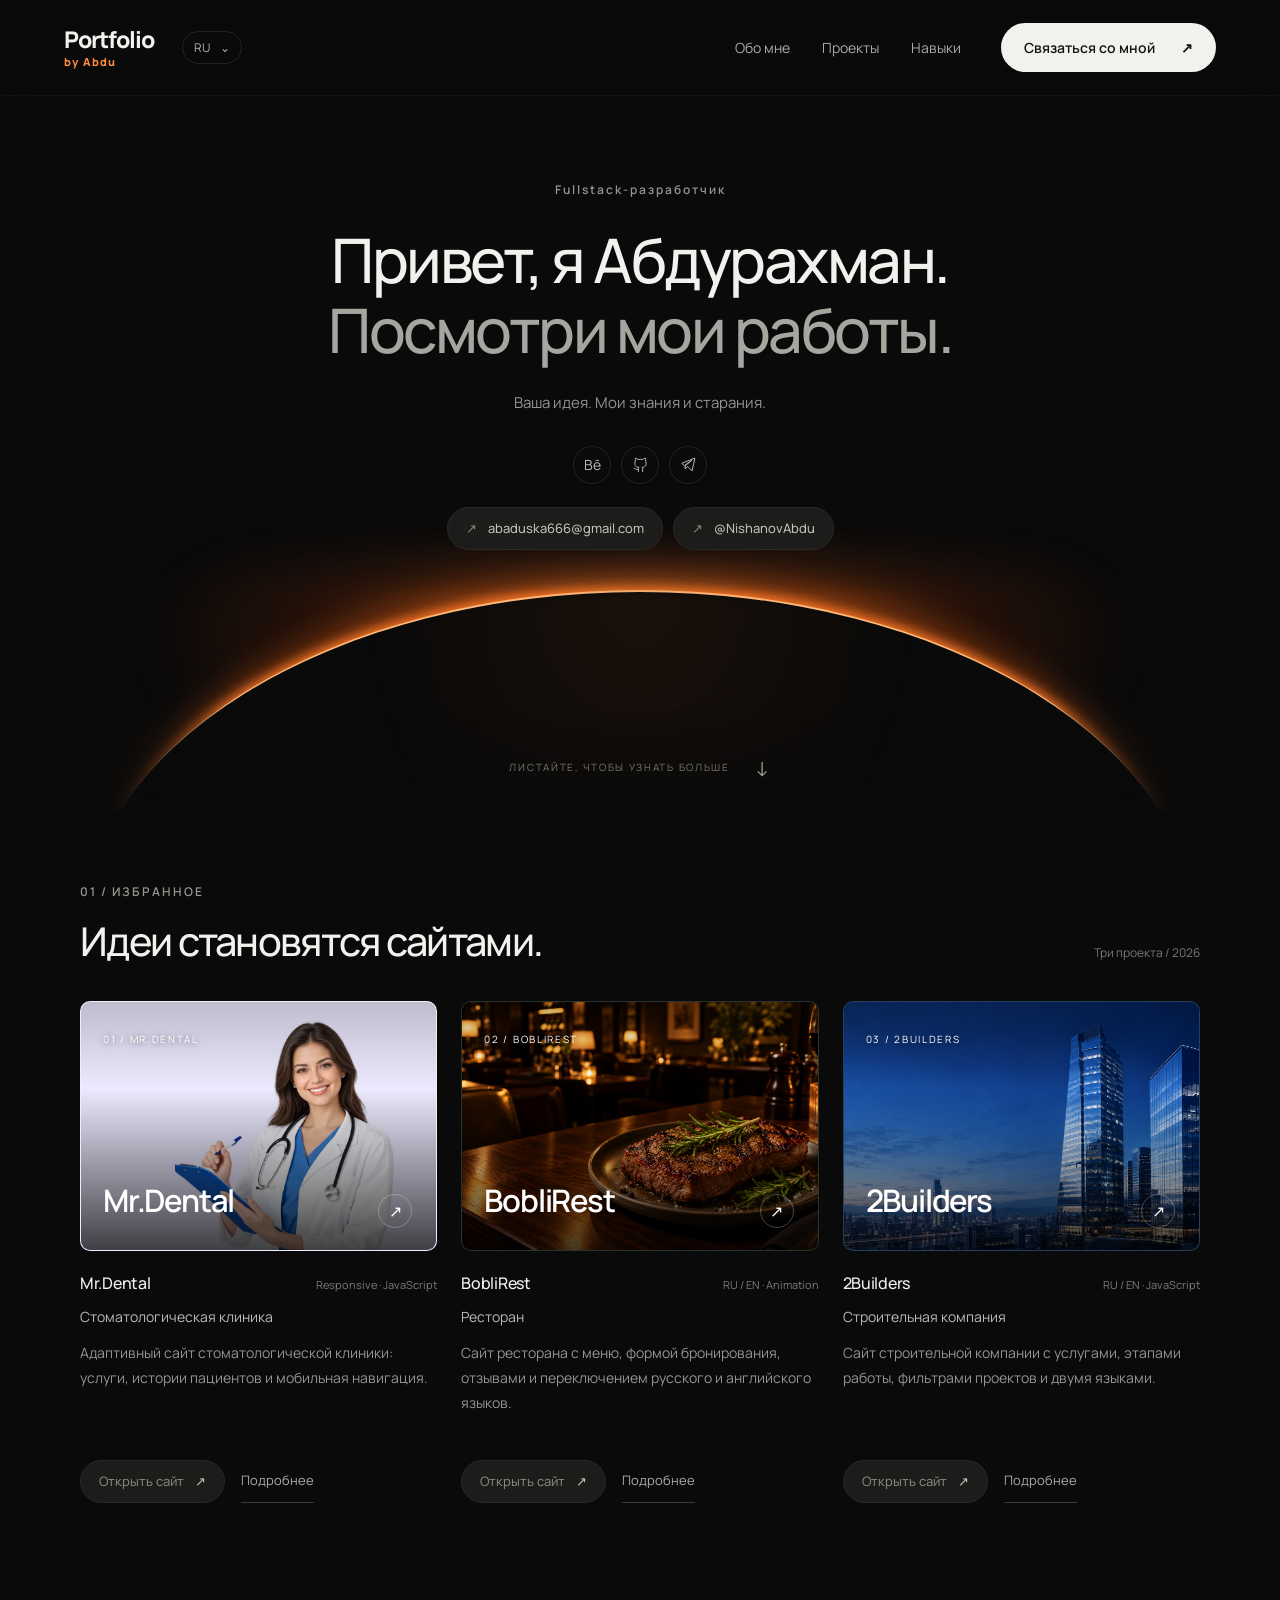
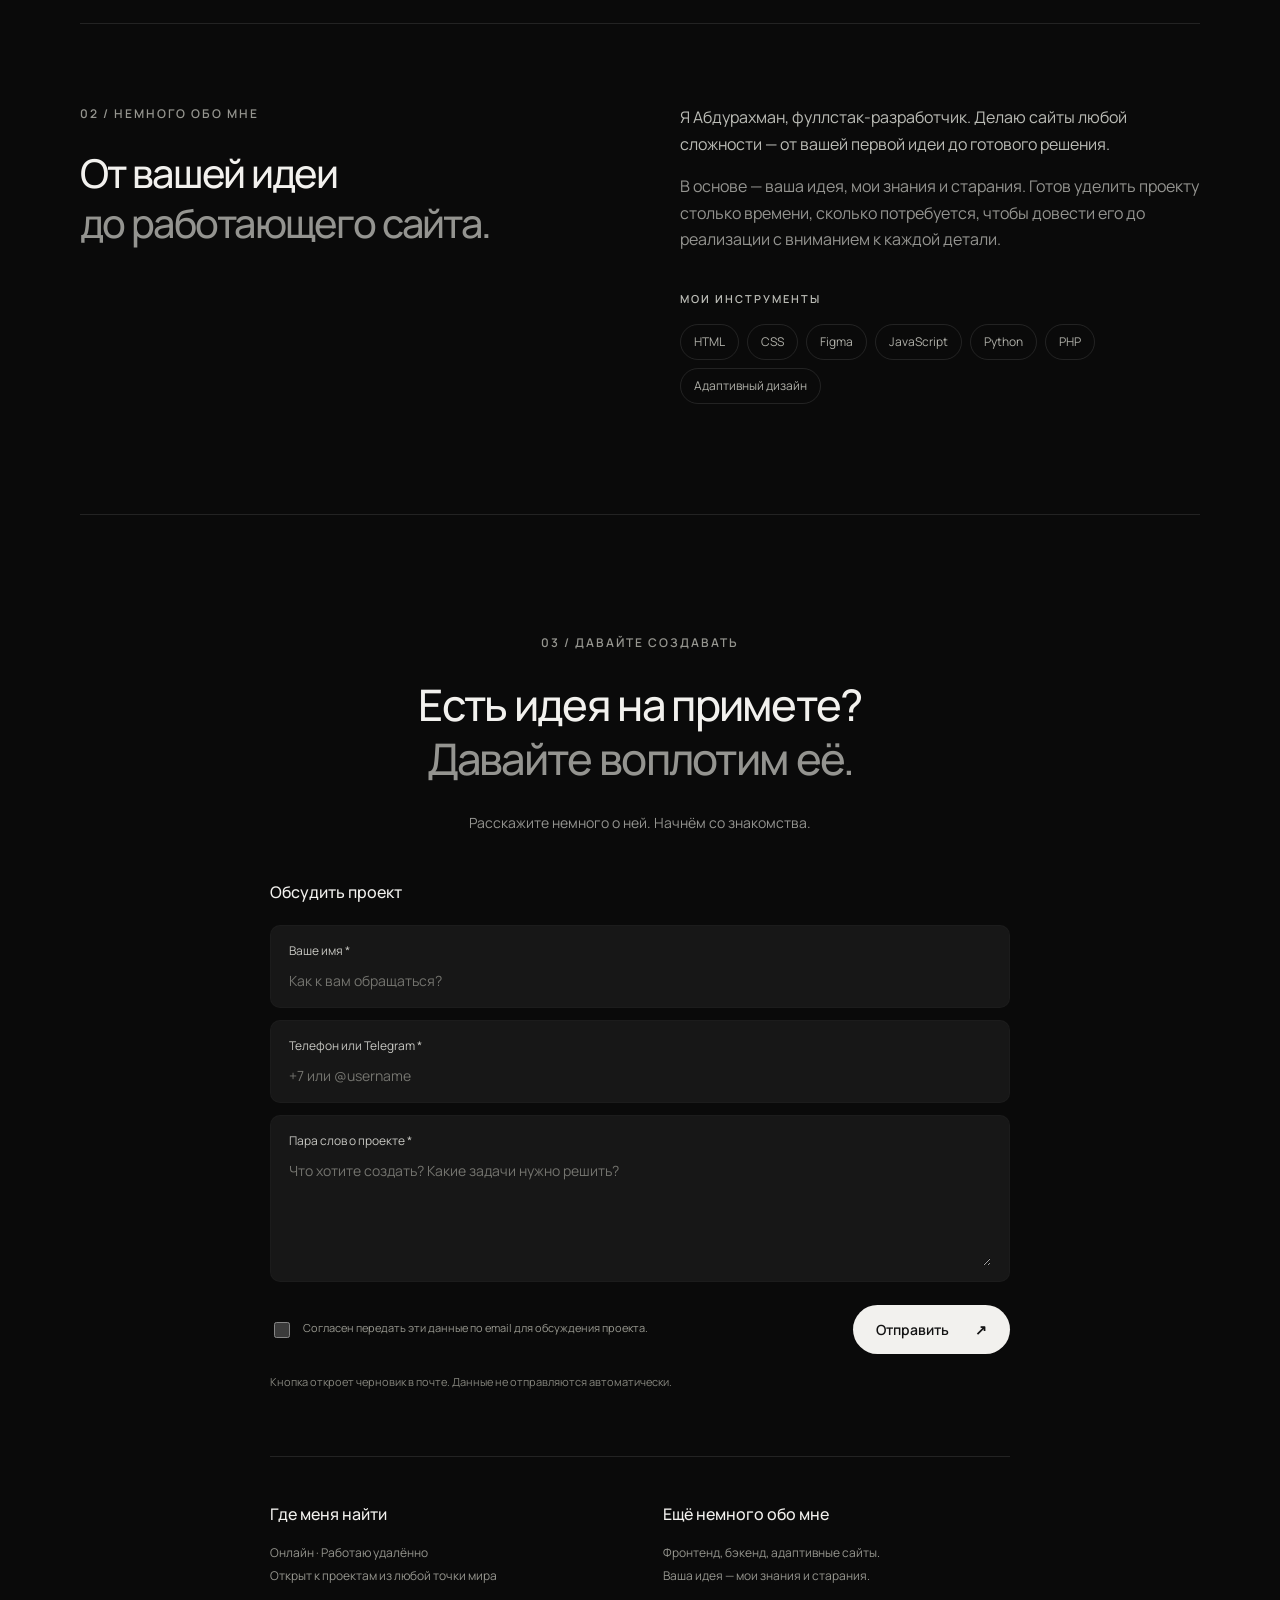
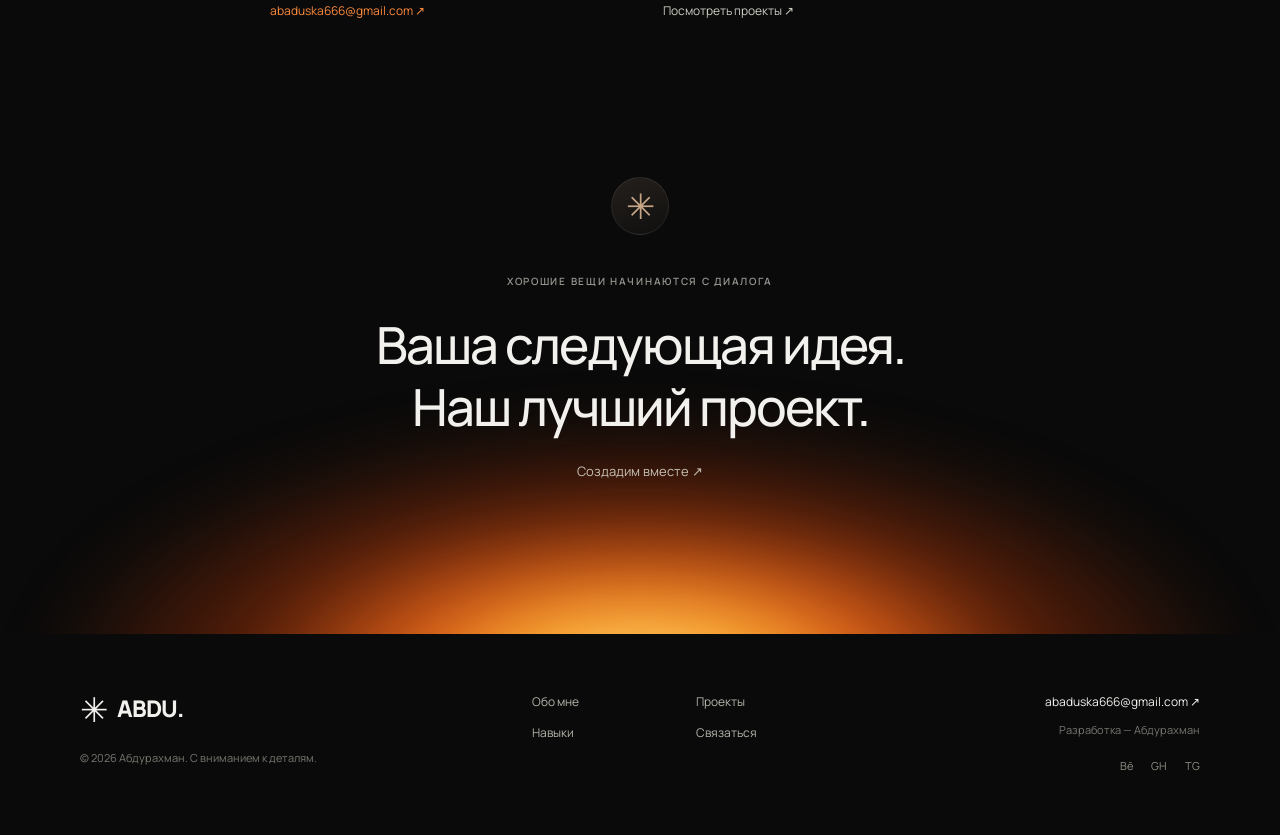
<file: index.html>
<!DOCTYPE html>
<html lang="ru">
<head>
<meta charset="UTF-8"><meta name="viewport" content="width=device-width, initial-scale=1">
<meta name="theme-color" content="#0a0a0a">
<title>Portfolio от Абду</title>
<meta name="description" content="Абдурахман — фуллстак-разработчик. Сайты любой сложности: от вашей идеи до реализации. HTML, CSS, JavaScript, Python и PHP.">
<link rel="icon" type="image/png" href="./abdu-star-orange-transparent.png">
<link rel="stylesheet" href="./PortfolioByAbduC.css">
</head>
<body>
<a class="skip" href="#main" data-en="Skip to content">К содержимому</a>
<header class="header">
<a class="brand" href="#home" aria-label="Абдурахман — главная"><span>Portfolio<span class="brand-dot">by Abdu</span></span></a>
<button class="language" type="button" aria-label="Switch to English">RU <span>⌄</span></button>
<nav class="nav" aria-label="Основная навигация">
<a href="#about" data-en="About">Обо мне</a><a href="#projects" data-en="Projects">Проекты</a><a href="#skills" data-en="Skills">Навыки</a>
</nav>
<a class="pill header-contact" href="#contact"><span data-en="Get in touch">Связаться со мной</span><span>↗</span></a>
<button class="menu-toggle" aria-label="Открыть меню" aria-expanded="false" type="button"><span></span><span></span></button>
</header>
<main id="main">
<section class="hero" id="home">
<div class="hero-content">
<p class="eyebrow"> <span data-en="FULLSTACK DEVELOPER">Fullstack-разработчик</span></p>
<h1><span data-en="Hi, I'm Abdurakhman.">Привет, я Абдурахман.</span><br><span class="muted" data-en="Take a look at my work.">Посмотри мои работы.</span></h1>
<p class="hero-caption" data-en="Your idea. My knowledge and dedication.">Ваша идея. Мои знания и старания.</p>
<div class="socials">
<a href="https://www.behance.net/AbduBehancs" target="_blank" rel="noopener noreferrer" aria-label="Behance">Bē</a>
<a href="https://github.com/abaduska666-cell" target="_blank" rel="noopener noreferrer" aria-label="GitHub"><svg viewBox="0 0 24 24" aria-hidden="true"><path d="M9 19c-4 1-4-2-6-2m12 5v-4a3 3 0 0 0-1-2c3 0 6-1 6-6a5 5 0 0 0-1-3 5 5 0 0 0 0-4s-1 0-4 2a13 13 0 0 0-6 0C6 3 5 3 5 3a5 5 0 0 0 0 4 5 5 0 0 0-1 3c0 5 3 6 6 6a3 3 0 0 0-1 2v4"/></svg></a>
<a href="https://t.me/NishanovAbdu" target="_blank" rel="noopener noreferrer" aria-label="Telegram"><svg viewBox="0 0 24 24" aria-hidden="true"><path d="m3 10 18-7-4 18-6-6-4 3 1-6 9-6-10 8z"/></svg></a>
</div>
<div class="contact-pills"><a class="pill dark-pill email-link" href="mailto:abaduska666@gmail.com"><span>↗</span> abaduska666@gmail.com</a><a class="pill dark-pill" href="https://t.me/NishanovAbdu" target="_blank" rel="noopener noreferrer"><span>↗</span><span>@NishanovAbdu</span></a></div>
</div>
<div class="horizon" aria-hidden="true"><div class="arc"></div></div>
<a class="scroll-hint" href="#projects"><span data-en="SCROLL TO EXPLORE">ЛИСТАЙТЕ, ЧТОБЫ УЗНАТЬ БОЛЬШЕ</span><span>↓</span></a>
</section>
<section class="projects section" id="projects">
<div class="section-heading"><div><p class="eyebrow" data-en="01 / SELECTED WORK">01 / ИЗБРАННОЕ</p><h2 data-en="Ideas become working websites.">Идеи становятся сайтами.</h2></div><p class="section-aside" data-en="Three projects / 2026">Три проекта / 2026</p></div>
<div class="project-grid real-projects">
<article class="project real-project">
<a class="project-preview" href="./projects/mr-dental/index.html" target="_blank" rel="noopener noreferrer" aria-label="Mr.Dental">
<div class="project-art dental-art">
<img src="./assets/dental.webp" alt="" loading="lazy" width="600" height="400">
<span class="art-caption">01 / MR.DENTAL</span><span class="preview-name">Mr.Dental</span><span class="project-open" aria-hidden="true">↗</span>
</div></a>
<div class="project-meta"><h3>Mr.Dental</h3><span>Responsive · JavaScript</span></div>
<p class="project-type" data-en="Dental clinic">Стоматологическая клиника</p>
<p class="project-description" data-en="A responsive dental clinic website with services, patient stories and mobile navigation.">Адаптивный сайт стоматологической клиники: услуги, истории пациентов и мобильная навигация.</p>
<div class="project-links"><a class="pill dark-pill" href="./projects/mr-dental/index.html" target="_blank" rel="noopener noreferrer"><span data-en="View website">Открыть сайт</span><span>↗</span></a><button class="project-details" type="button" data-project="0" data-en="Details">Подробнее</button></div>
</article>
<article class="project real-project">
<a class="project-preview" href="./projects/boblirest/index.html" target="_blank" rel="noopener noreferrer" aria-label="BobliRest">
<div class="project-art restaurant-art">
<img src="./assets/restaurant.png" alt="" loading="lazy" width="600" height="400">
<span class="art-caption">02 / BOBLIREST</span><span class="preview-name">BobliRest</span><span class="project-open" aria-hidden="true">↗</span>
</div></a>
<div class="project-meta"><h3>BobliRest</h3><span>RU / EN · Animation</span></div>
<p class="project-type" data-en="Restaurant">Ресторан</p>
<p class="project-description" data-en="A restaurant website with a menu, reservation form, reviews and Russian / English language switching.">Сайт ресторана с меню, формой бронирования, отзывами и переключением русского и английского языков.</p>
<div class="project-links"><a class="pill dark-pill" href="./projects/boblirest/index.html" target="_blank" rel="noopener noreferrer"><span data-en="View website">Открыть сайт</span><span>↗</span></a><button class="project-details" type="button" data-project="1" data-en="Details">Подробнее</button></div>
</article>
<article class="project real-project">
<a class="project-preview" href="./projects/2builders/index.html" target="_blank" rel="noopener noreferrer" aria-label="2Builders">
<div class="project-art builders-art">
<img src="./assets/builders.png" alt="" loading="lazy" width="600" height="400">
<span class="art-caption">03 / 2BUILDERS</span><span class="preview-name">2Builders</span><span class="project-open" aria-hidden="true">↗</span>
</div></a>
<div class="project-meta"><h3>2Builders</h3><span>RU / EN · JavaScript</span></div>
<p class="project-type" data-en="Construction company">Строительная компания</p>
<p class="project-description" data-en="A construction company website with services, project stages, project filters and two languages.">Сайт строительной компании с услугами, этапами работы, фильтрами проектов и двумя языками.</p>
<div class="project-links"><a class="pill dark-pill" href="./projects/2builders/index.html" target="_blank" rel="noopener noreferrer"><span data-en="View website">Открыть сайт</span><span>↗</span></a><button class="project-details" type="button" data-project="2" data-en="Details">Подробнее</button></div>
</article>
</div>
</section>
<section class="about section" id="about">
<div><p class="eyebrow" data-en="02 / A LITTLE ABOUT ME">02 / НЕМНОГО ОБО МНЕ</p><h2><span data-en="From your idea">От вашей идеи</span><br><span class="muted" data-en="to a working website.">до работающего сайта.</span></h2></div>
<div class="about-copy"><p data-en="I’m Abdurakhman, a fullstack developer. I build websites of any complexity, from your first idea to a complete solution.">Я Абдурахман, фуллстак-разработчик. Делаю сайты любой сложности — от вашей первой идеи до готового решения.</p><p class="muted" data-en="Your idea, my knowledge and dedication. I’m ready to invest as much time as it takes to bring it to life, with attention to every detail.">В основе — ваша идея, мои знания и старания. Готов уделить проекту столько времени, сколько потребуется, чтобы довести его до реализации с вниманием к каждой детали.</p><div id="skills" class="skills"><p class="eyebrow" data-en="MY TOOLKIT">МОИ ИНСТРУМЕНТЫ</p><div class="tags"><span>HTML</span><span>CSS</span><span>Figma</span><span>JavaScript</span><span>Python</span><span>PHP</span><span data-en="Responsive design">Адаптивный дизайн</span></div></div></div>
</section>
<section class="contact section" id="contact">
<div class="contact-heading"><p class="eyebrow" data-en="03 / LET'S CREATE SOMETHING">03 / ДАВАЙТЕ СОЗДАВАТЬ</p><h2><span data-en="Have something in mind?">Есть идея на примете?</span><br><span class="muted" data-en="Let's make it happen.">Давайте воплотим её.</span></h2><p data-en="Tell me a little about it. We'll start with a conversation.">Расскажите немного о ней. Начнём со знакомства.</p></div>
<form id="contact-form">
<h3 class="form-title-label" data-en="Let's discuss your project">Обсудить проект</h3>
<label><span data-en="Your name *">Ваше имя *</span><input name="name" autocomplete="name" required maxlength="100" placeholder="Как к вам обращаться?" data-en-placeholder="What should I call you?"></label>
<label><span data-en="Phone or Telegram *">Телефон или Telegram *</span><input name="contact" required autocomplete="tel" maxlength="150" placeholder="+7 или @username" data-en-placeholder="Phone number or @username"></label>
<label><span data-en="A few words about your project *">Пара слов о проекте *</span><textarea name="message" required minlength="10" maxlength="4000" rows="4" placeholder="Что хотите создать? Какие задачи нужно решить?" data-en-placeholder="What would you like to create? What should it achieve?"></textarea></label>
<div class="form-bottom"><label class="consent"><input type="checkbox" name="consent" required><span data-en="I agree to share these details by email to discuss my project.">Согласен передать эти данные по email для обсуждения проекта.</span></label><button class="pill send" type="submit"><span data-en="Send">Отправить</span><span>↗</span></button></div>
<p class="form-note" data-en="The button opens an email draft. Nothing is sent automatically.">Кнопка откроет черновик в почте. Данные не отправляются автоматически.</p><p id="form-status" role="status"></p>
</form>
<div class="details"><div><h3 data-en="Where to find me">Где меня найти</h3><p data-en="Online · Working remotely">Онлайн · Работаю удалённо</p><p data-en="Open to projects worldwide">Открыт к проектам из любой точки мира</p><a href="mailto:abaduska666@gmail.com" class="accent email-link">abaduska666@gmail.com ↗</a></div><div><h3 data-en="A little more">Ещё немного обо мне</h3><p data-en="Frontend, backend, responsive websites.">Фронтенд, бэкенд, адаптивные сайты.</p><p data-en="Your idea — my knowledge and dedication.">Ваша идея — мои знания и старания.</p><a class="text-link" href="#projects" data-en="Explore projects ↗">Посмотреть проекты ↗</a></div></div>
</section>
<section class="closing"><div class="closing-logo" aria-hidden="true">✳</div><p class="eyebrow" data-en="GOOD THINGS START WITH A CONVERSATION">ХОРОШИЕ ВЕЩИ НАЧИНАЮТСЯ С ДИАЛОГА</p><h2><span data-en="Your next idea.">Ваша следующая идея.</span><br><span data-en="Our best project.">Наш лучший проект.</span></h2><a href="#contact" class="closing-link" data-en="Let's create together ↗">Создадим вместе ↗</a></section>
</main>
<footer class="footer section"><div><a class="brand" href="#home"><span class="mark">✳</span>ABDU.</a><p>© <span id="year">2026</span> <span data-en="Abdurakhman. Made with care.">Абдурахман. С вниманием к деталям.</span></p></div><nav aria-label="Навигация в подвале"><a href="#about" data-en="About">Обо мне</a><a href="#projects" data-en="Projects">Проекты</a><a href="#skills" data-en="Skills">Навыки</a><a href="#contact" data-en="Contact">Связаться</a></nav><div class="footer-end"><a class="email-link" href="mailto:abaduska666@gmail.com">abaduska666@gmail.com ↗</a><p data-en="Developed by Abdurakhman">Разработка — Абдурахман</p><div class="footer-social"><a href="https://www.behance.net/AbduBehancs" target="_blank" rel="noopener noreferrer" aria-label="Behance">Bē</a><a href="https://github.com/abaduska666-cell" target="_blank" rel="noopener noreferrer" aria-label="GitHub">GH</a><a href="https://t.me/NishanovAbdu" target="_blank" rel="noopener noreferrer" aria-label="Telegram">TG</a></div></div></footer>
<dialog id="project-dialog"><button class="dialog-close" type="button" aria-label="Закрыть">×</button><p class="eyebrow" id="dialog-category"></p><h2 id="dialog-title"></h2><p id="dialog-description"></p><div class="dialog-scope"></div><a class="pill dialog-visit" id="dialog-visit" href="#" target="_blank" rel="noopener noreferrer"><span data-en="View website">Открыть сайт</span> ↗</a><a class="pill" href="#contact" id="dialog-contact" data-en="Discuss a similar project ↗">Обсудить похожий проект ↗</a></dialog>
<!-- JavaScript подключён после всей разметки страницы. -->
<script src="./PortfolioByAbduJ.js" defer></script>
</body></html>
</file>
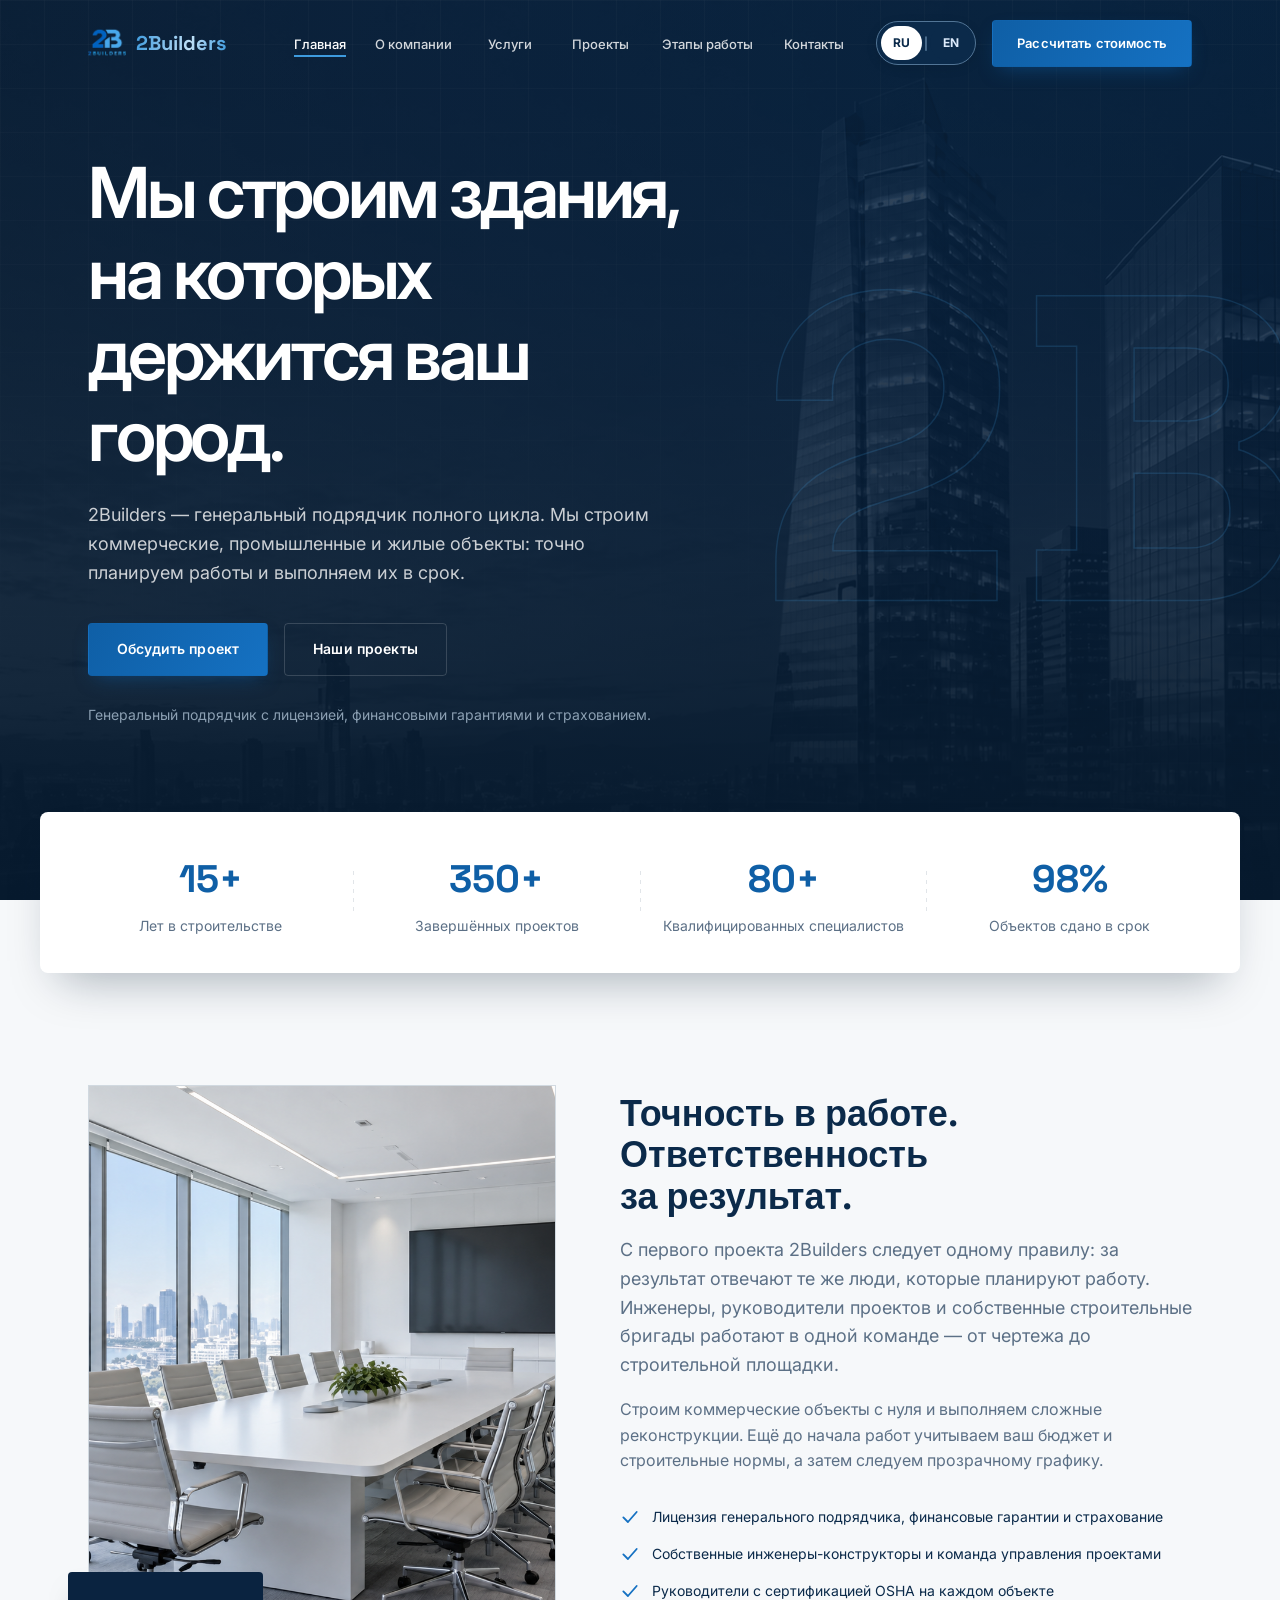
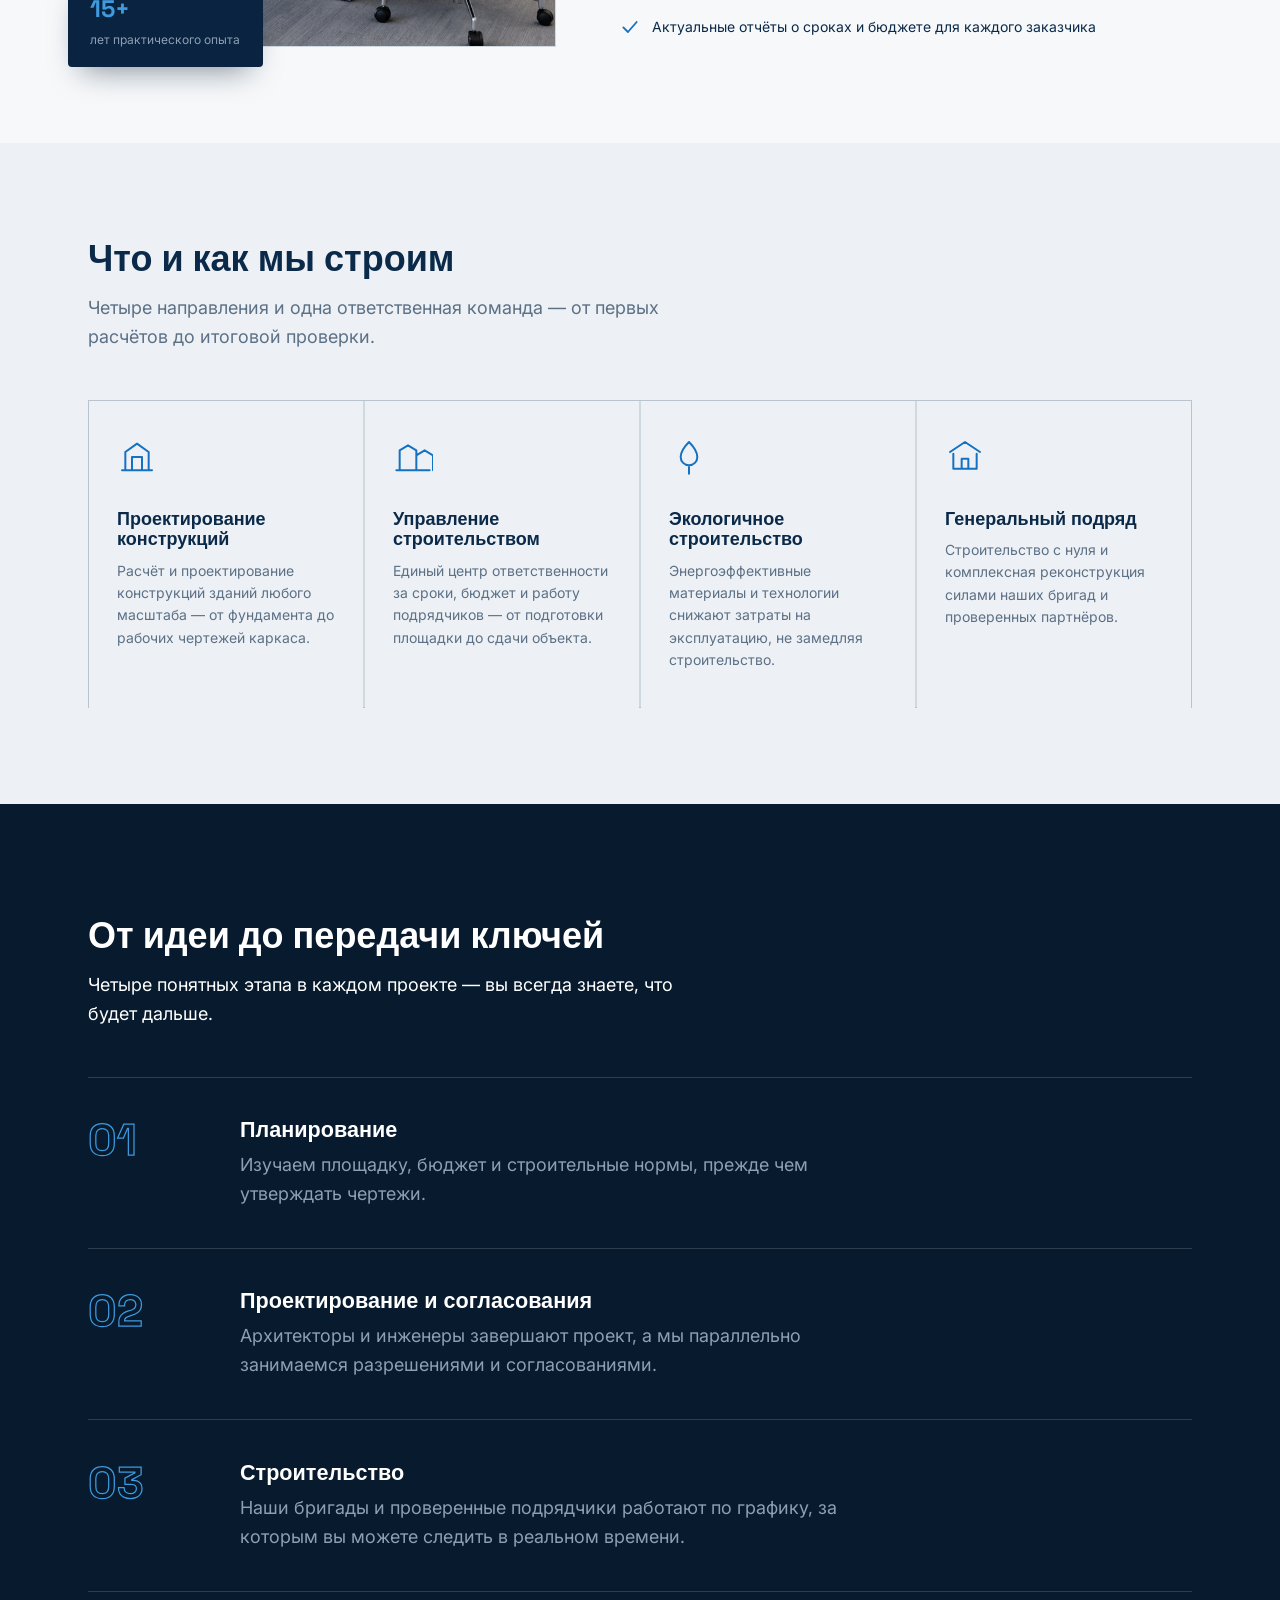
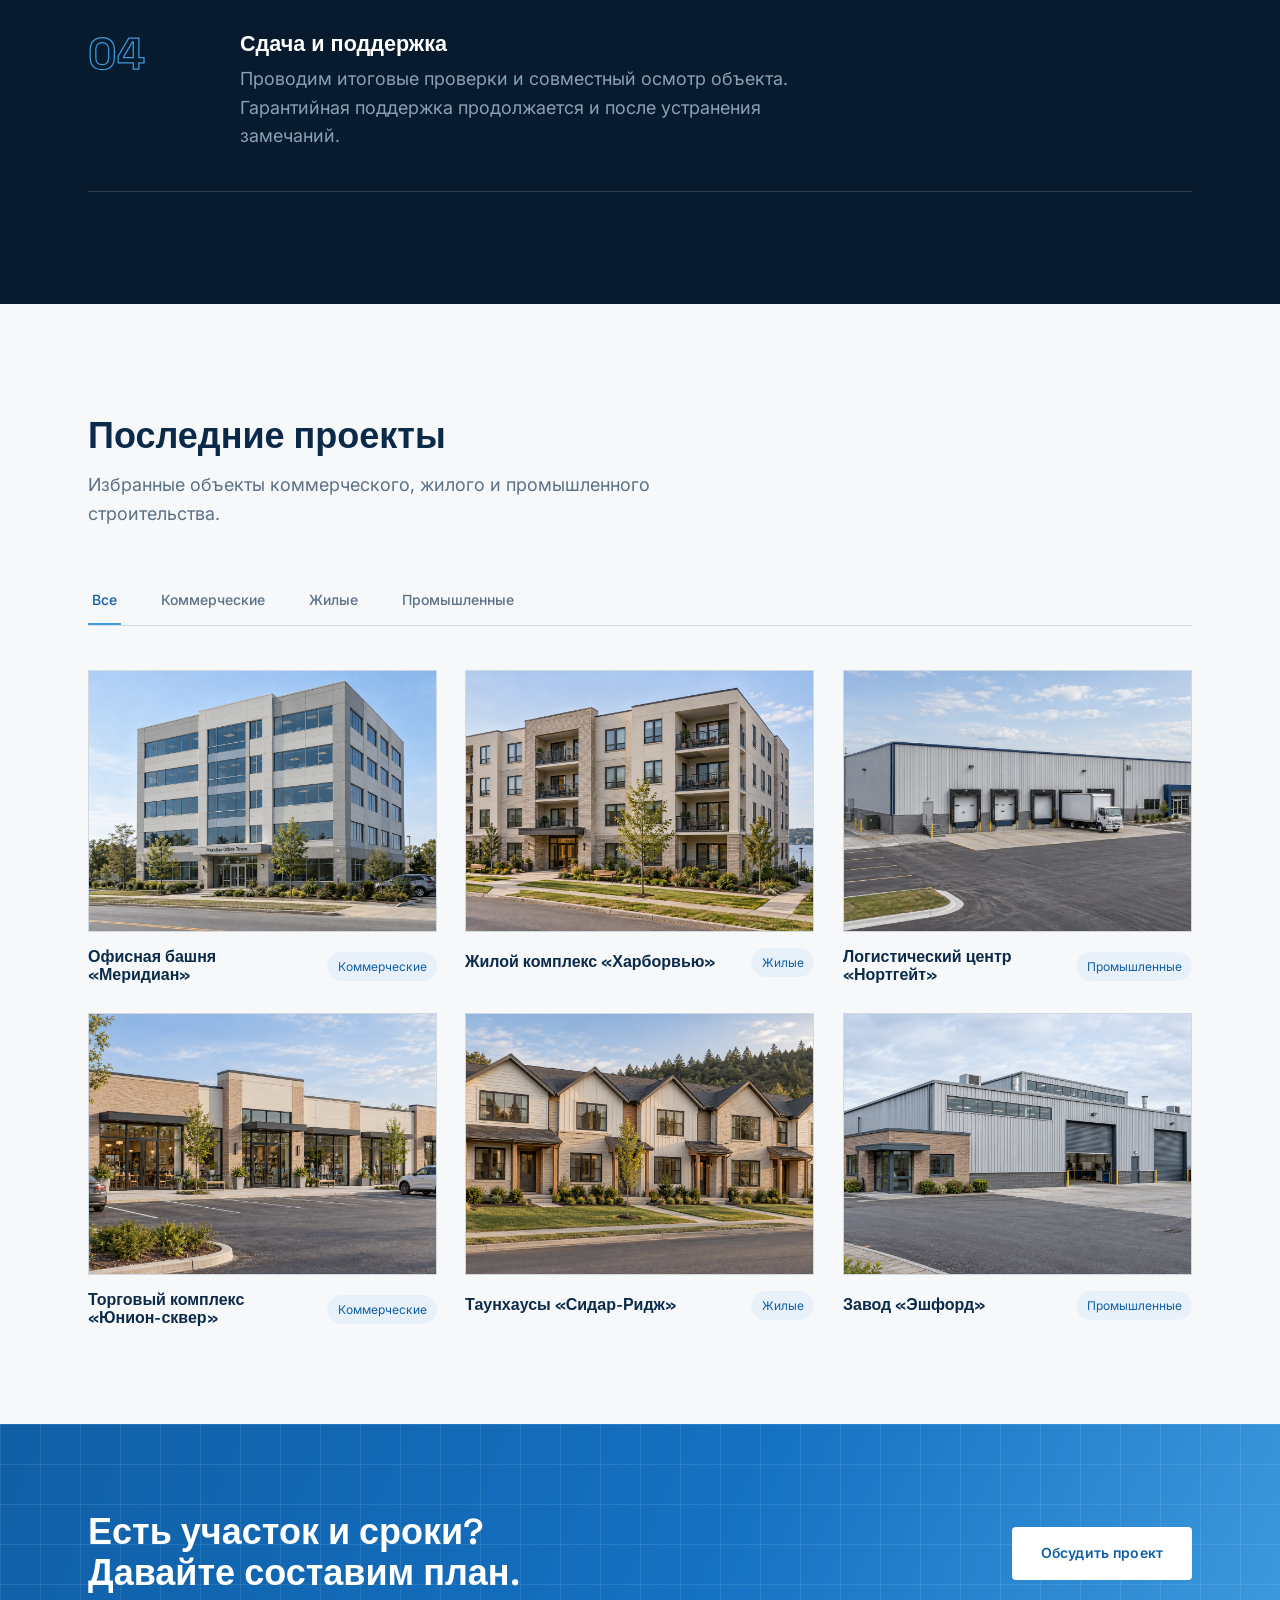
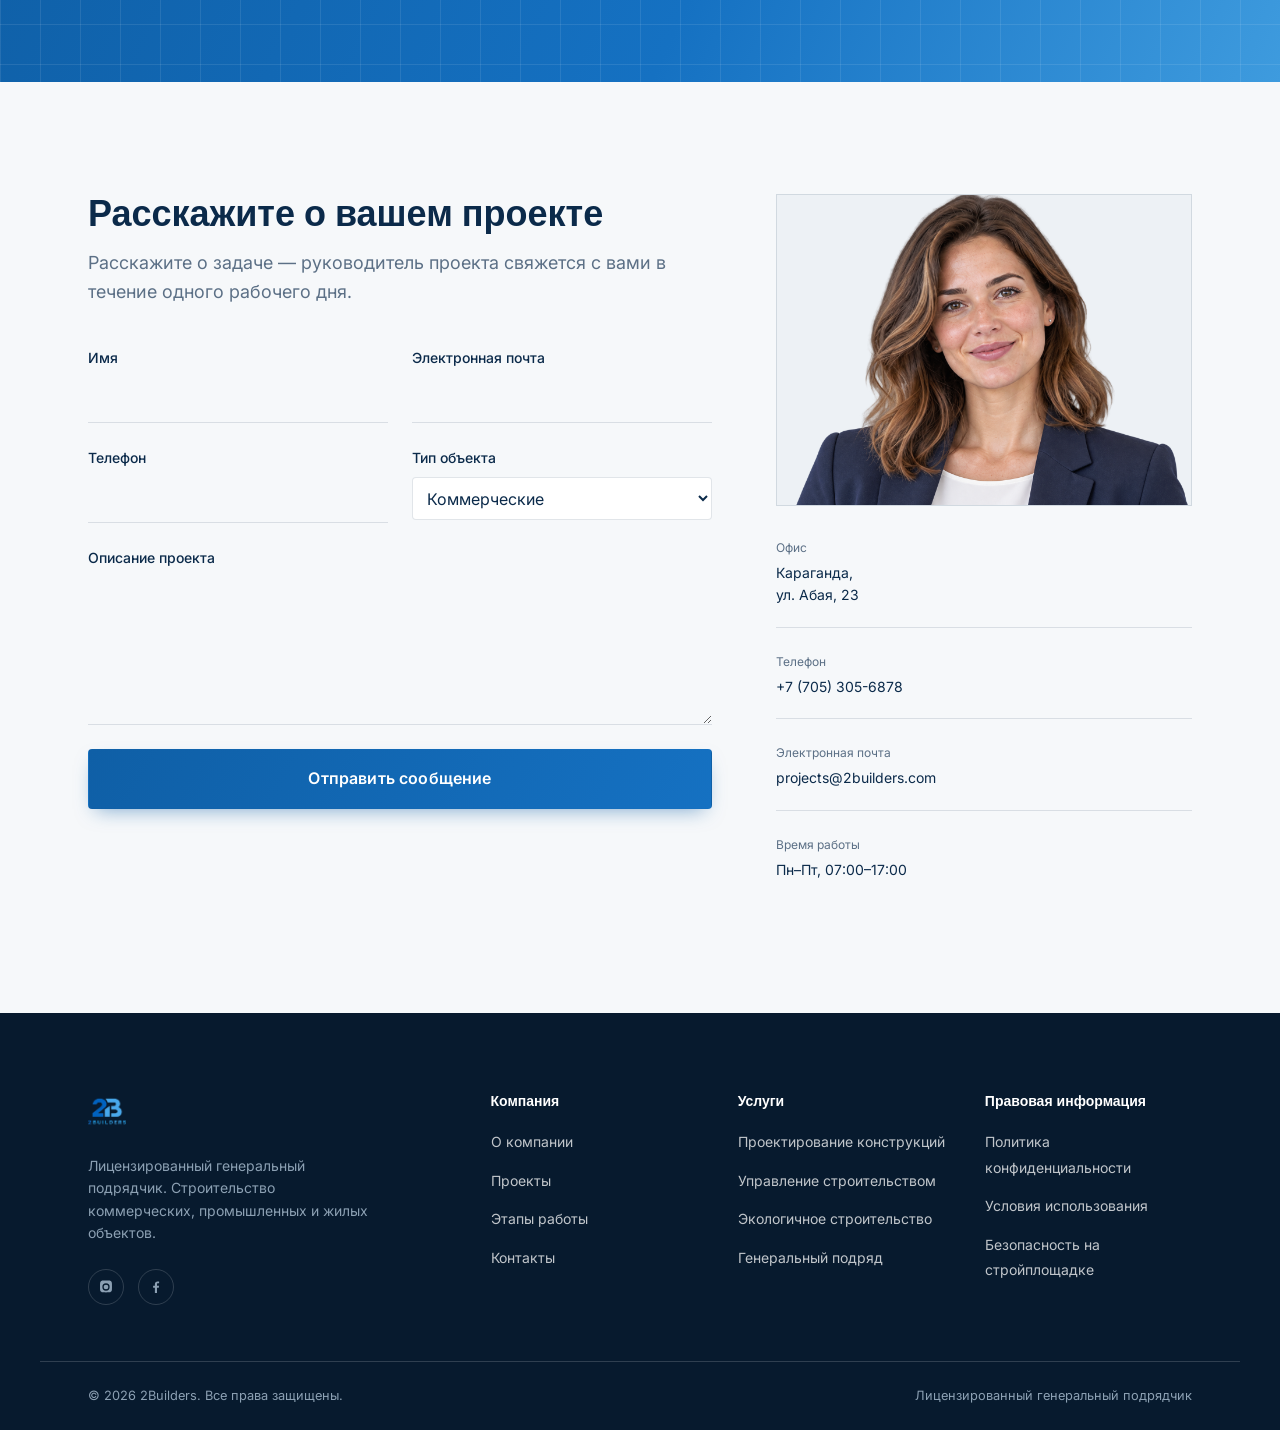
<file: projects/2builders/index.html>
<!DOCTYPE html>
<html lang="en">
<head>
<meta charset="UTF-8">
<meta name="viewport" content="width=device-width, initial-scale=1.0">
<title>2Builders — General Contractors &amp; Construction Management</title>
<meta name="description" content="2Builders is a licensed general contractor delivering commercial, industrial, and residential construction — from first blueprint to final walkthrough.">
<meta name="theme-color" content="#0B2A4A">

<!-- Favicons (generated from the 2Builders mark) -->
<link rel="icon" type="image/png" sizes="32x32" href="logo.png">
<link rel="icon" type="image/png" sizes="16x16" href="logo.png">
<link rel="apple-touch-icon" sizes="180x180" href="logo.png">

<script>document.documentElement.classList.add('js')</script>
<noscript><style>body.is-loading{overflow:auto!important}.preloader{display:none!important}.rise,[data-reveal],.line>span,.w>span{opacity:1!important;transform:none!important;clip-path:none!important}</style></noscript>
<script src="2BuildersLanguages.js" defer></script>
<script src="2BuildersJ.js" defer></script>

<!-- Fonts: Space Grotesk for headings (technical, drafted feel), Inter for body -->
<link rel="preconnect" href="https://fonts.googleapis.com">
<link rel="preconnect" href="https://fonts.gstatic.com" crossorigin>
<link href="https://fonts.googleapis.com/css2?family=Space+Grotesk:wght@500;600;700&family=Inter:wght@400;500;600;700&display=swap" rel="stylesheet">

<link rel="stylesheet" href="2BuildersC.css">
</head>
<body>

<a class="skip-link" href="#main">Skip to content</a>

<!-- Scroll progress indicator -->
<div class="scroll-progress" id="scrollProgress" aria-hidden="true"></div>

<!-- ============ HEADER ============ -->
<header class="site-header" id="siteHeader">
  <div class="header-inner container">
    <a href="#home" class="brand" aria-label="2Builders — home">
      <img src="logo.png" alt="" class="brand-mark" width="44" height="44">
      <span class="brand-name">2Builders</span>
    </a>

    <nav class="main-nav" id="mainNav" aria-label="Primary">
      <ul>
        <li><a href="#home" class="nav-link is-active">Home</a></li>
        <li><a href="#about" class="nav-link">About</a></li>
        <li><a href="#services" class="nav-link">Services</a></li>
        <li><a href="#projects" class="nav-link">Projects</a></li>
        <li><a href="#process" class="nav-link">Process</a></li>
        <li><a href="#contact" class="nav-link">Contact</a></li>
      </ul>
    </nav>

    <div class="header-actions">
      <div class="language-switch" role="group" aria-label="Язык / Language"><button type="button" data-language="ru" lang="ru" aria-label="Русский" aria-pressed="true">RU</button><span aria-hidden="true">|</span><button type="button" data-language="en" lang="en" aria-label="English" aria-pressed="false">EN</button></div>
      <a href="#contact" class="btn btn-primary btn-small">Get a quote</a>
      <button class="nav-toggle" id="navToggle" aria-expanded="false" aria-controls="mainNav" aria-label="Open menu">
        <span></span><span></span><span></span>
      </button>
    </div>
  </div>
</header>

<main id="main">

  <!-- ============ HERO ============ -->
  <section class="hero" id="home">
    <div class="hero-grid" aria-hidden="true"></div>
    <img src="Фото/Фон-хиро.png" alt="" class="hero-photo" id="heroPhoto"
         onerror="this.style.display='none'">
    <div class="hero-scrim" aria-hidden="true"></div>
    <span class="hero-ghost" aria-hidden="true">2B</span>

    <div class="container hero-inner">
      <div class="hero-copy" data-reveal-group>
        <h1 class="hero-title" data-reveal>
          We build the structures<br>your city stands on.
        </h1>
        <p class="hero-sub" data-reveal>
          2Builders is a full-service general contractor delivering commercial, industrial,
          and residential projects — planned with precision and built by crews who show up
          on schedule.
        </p>
        <div class="hero-actions" data-reveal>
          <a href="#contact" class="btn btn-primary">Start a project</a>
          <a href="#projects" class="btn btn-ghost">See our work</a>
        </div>
        <p class="hero-note" data-reveal>Licensed, bonded, and insured general contractor.</p>
      </div>
    </div>

    <a href="#stats" class="scroll-cue" aria-label="Scroll to content">
      <span></span>
    </a>
  </section>

  <!-- ============ STATS STRIP (overlaps hero) ============ -->
  <section class="stats" id="stats" aria-label="2Builders in numbers">
    <div class="container stats-inner">
      <div class="stat" data-reveal>
        <span class="stat-number" data-count="15" data-suffix="+">0</span>
        <span class="stat-label">Years building</span>
      </div>
      <div class="stat-tick" aria-hidden="true"></div>
      <div class="stat" data-reveal>
        <span class="stat-number" data-count="350" data-suffix="+">0</span>
        <span class="stat-label">Projects completed</span>
      </div>
      <div class="stat-tick" aria-hidden="true"></div>
      <div class="stat" data-reveal>
        <span class="stat-number" data-count="80" data-suffix="+">0</span>
        <span class="stat-label">Skilled tradespeople</span>
      </div>
      <div class="stat-tick" aria-hidden="true"></div>
      <div class="stat" data-reveal>
        <span class="stat-number" data-count="98" data-suffix="%">0</span>
        <span class="stat-label">On-time completion</span>
      </div>
    </div>
  </section>

  <!-- ============ ABOUT ============ -->
  <section class="about" id="about">
    <div class="container about-inner">

      <div class="about-media" data-reveal>
        <div class="media-frame" data-label="About photo — job site or crew, 1000×1250px">
          <img src="Фото/Зал заседания.png" alt="2Builders crew on an active job site"
               loading="lazy"
               onerror="this.closest('.media-frame').classList.add('is-empty'); this.remove();">
        </div>
        <div class="media-badge">
          <strong>15+</strong>
          <span>years in the field</span>
        </div>
      </div>

      <div class="about-copy">
        <h2 class="section-title" data-reveal>Built on precision, delivered with accountability</h2>
        <p class="section-lead" data-reveal>
          Since our first project, 2Builders has run on one rule: the people who plan
          the work are the same people who answer for it. We keep engineering, project
          management, and our own field crews under one roof, so nothing gets lost in
          translation between the drawing and the job site.
        </p>
        <p data-reveal>
          From ground-up commercial builds to complex renovations, we plan around your
          budget and code requirements before a single wall goes up — then we build to
          a schedule you can actually see.
        </p>

        <ul class="credential-list" data-reveal>
          <li>
            <svg viewBox="0 0 24 24" aria-hidden="true"><path d="M4 12.5 9.5 18 20 6" fill="none" stroke="currentColor" stroke-width="2.2" stroke-linecap="round" stroke-linejoin="round"/></svg>
            Licensed general contractor, fully bonded &amp; insured
          </li>
          <li>
            <svg viewBox="0 0 24 24" aria-hidden="true"><path d="M4 12.5 9.5 18 20 6" fill="none" stroke="currentColor" stroke-width="2.2" stroke-linecap="round" stroke-linejoin="round"/></svg>
            In-house structural engineering &amp; project management
          </li>
          <li>
            <svg viewBox="0 0 24 24" aria-hidden="true"><path d="M4 12.5 9.5 18 20 6" fill="none" stroke="currentColor" stroke-width="2.2" stroke-linecap="round" stroke-linejoin="round"/></svg>
            OSHA-certified supervisors on every site
          </li>
          <li>
            <svg viewBox="0 0 24 24" aria-hidden="true"><path d="M4 12.5 9.5 18 20 6" fill="none" stroke="currentColor" stroke-width="2.2" stroke-linecap="round" stroke-linejoin="round"/></svg>
            Real-time schedule and budget reporting for every client
          </li>
        </ul>
      </div>

    </div>
  </section>

  <!-- ============ SERVICES ============ -->
  <section class="services" id="services">
    <div class="container">
      <div class="section-head" data-reveal>
        <h2 class="section-title">What we build, and how</h2>
        <p class="section-lead">Four disciplines, one accountable team — from the first
          calculation to the final inspection.</p>
      </div>

      <div class="services-grid">

        <article class="service-card" data-reveal>
          <div class="service-frame" aria-hidden="true"></div>
          <svg class="service-icon" viewBox="0 0 48 48" aria-hidden="true">
            <path d="M6 40h36M10 40V18l14-10 14 10v22M18 40V24h12v16" fill="none" stroke="currentColor" stroke-width="2.4" stroke-linecap="round" stroke-linejoin="round"/>
          </svg>
          <h3>Structural engineering</h3>
          <p>Structural design and analysis for buildings of every scale, from
            foundation calculations to final framing plans.</p>
        </article>

        <article class="service-card" data-reveal>
          <div class="service-frame" aria-hidden="true"></div>
          <svg class="service-icon" viewBox="0 0 48 48" aria-hidden="true">
            <path d="M8 40V16l10-6 10 6v24M28 40V22l10-6 10 6v18M4 40h40" fill="none" stroke="currentColor" stroke-width="2.4" stroke-linecap="round" stroke-linejoin="round"/>
          </svg>
          <h3>Construction management</h3>
          <p>One point of accountability for schedule, budget, and subcontractor
            coordination, from mobilization to closeout.</p>
        </article>

        <article class="service-card" data-reveal>
          <div class="service-frame" aria-hidden="true"></div>
          <svg class="service-icon" viewBox="0 0 48 48" aria-hidden="true">
            <path d="M24 6c6 6 10 12 10 18a10 10 0 0 1-20 0c0-6 4-12 10-18Z" fill="none" stroke="currentColor" stroke-width="2.4" stroke-linejoin="round"/>
            <path d="M24 44v-8" fill="none" stroke="currentColor" stroke-width="2.4" stroke-linecap="round"/>
          </svg>
          <h3>Sustainable building</h3>
          <p>Energy-conscious materials and methods that lower long-term operating
            costs without slowing down the schedule.</p>
        </article>

        <article class="service-card" data-reveal>
          <div class="service-frame" aria-hidden="true"></div>
          <svg class="service-icon" viewBox="0 0 48 48" aria-hidden="true">
            <path d="M6 18 24 6l18 12M10 20v18h28V20M20 38V26h8v12" fill="none" stroke="currentColor" stroke-width="2.4" stroke-linecap="round" stroke-linejoin="round"/>
          </svg>
          <h3>General contracting</h3>
          <p>Ground-up construction and full renovations, built by our own crews
            and vetted trade partners.</p>
        </article>

      </div>
    </div>
  </section>

  <!-- ============ PROCESS ============ -->
  <section class="process" id="process">
    <div class="container">
      <div class="section-head section-head-light" data-reveal>
        <h2 class="section-title">How a project moves from idea to keys</h2>
        <p class="section-lead">The same four phases, every time — so you always know
          what happens next.</p>
      </div>

      <ol class="process-list">
        <li class="process-step" data-reveal>
          <span class="process-num">01</span>
          <div>
            <h3>Plan</h3>
            <p>We study the site, the budget, and the code before a single drawing
              is treated as final.</p>
          </div>
        </li>
        <li class="process-step" data-reveal>
          <span class="process-num">02</span>
          <div>
            <h3>Design &amp; permit</h3>
            <p>Architects and engineers finalize plans while we manage permitting
              and approvals in parallel.</p>
          </div>
        </li>
        <li class="process-step" data-reveal>
          <span class="process-num">03</span>
          <div>
            <h3>Build</h3>
            <p>Our crews and vetted subcontractors execute against a schedule you
              can track in real time.</p>
          </div>
        </li>
        <li class="process-step" data-reveal>
          <span class="process-num">04</span>
          <div>
            <h3>Deliver &amp; support</h3>
            <p>Final inspections, a full walkthrough, and a warranty that outlasts
              the punch list.</p>
          </div>
        </li>
      </ol>
    </div>
  </section>

  <!-- ============ PROJECTS ============ -->
  <section class="projects" id="projects">
    <div class="container">
      <div class="section-head" data-reveal>
        <h2 class="section-title">Recent work</h2>
        <p class="section-lead">A sample of projects across commercial, residential,
          and industrial construction.</p>
      </div>

      <div class="project-filters" role="group" aria-label="Filter projects by category" data-reveal>
        <button class="filter-btn is-active" data-filter="all" type="button">All</button>
        <button class="filter-btn" data-filter="commercial" type="button">Commercial</button>
        <button class="filter-btn" data-filter="residential" type="button">Residential</button>
        <button class="filter-btn" data-filter="industrial" type="button">Industrial</button>
      </div>

      <div class="project-grid" id="projectGrid">

        <article class="project-card" data-category="commercial" data-reveal>
          <div class="media-frame" data-label="Meridian Office Tower — 1200×900px">
            <img src="Фото/Офис-мердиан.png" alt="Meridian Office Tower" loading="lazy"
                 onerror="this.closest('.media-frame').classList.add('is-empty'); this.remove();">
          </div>
          <div class="project-info">
            <h3>Meridian Office Tower</h3>
            <span class="project-tag">Commercial</span>
          </div>
        </article>

        <article class="project-card" data-category="residential" data-reveal>
          <div class="media-frame" data-label="Harborview Residences — 1200×900px">
            <img src="Фото/резеденция-харборвью.png" alt="Harborview Residences" loading="lazy"
                 onerror="this.closest('.media-frame').classList.add('is-empty'); this.remove();">
          </div>
          <div class="project-info">
            <h3>Harborview Residences</h3>
            <span class="project-tag">Residential</span>
          </div>
        </article>

        <article class="project-card" data-category="industrial" data-reveal>
          <div class="media-frame" data-label="Northgate Distribution Center — 1200×900px">
            <img src="Фото/Порт-Нортгайт.png" alt="Northgate Distribution Center" loading="lazy"
                 onerror="this.closest('.media-frame').classList.add('is-empty'); this.remove();">
          </div>
          <div class="project-info">
            <h3>Northgate Distribution Center</h3>
            <span class="project-tag">Industrial</span>
          </div>
        </article>

        <article class="project-card" data-category="commercial" data-reveal>
          <div class="media-frame" data-label="Union Square Retail Complex — 1200×900px">
            <img src="Фото/Торговый-комплекс.png" alt="Union Square Retail Complex" loading="lazy"
                 onerror="this.closest('.media-frame').classList.add('is-empty'); this.remove();">
          </div>
          <div class="project-info">
            <h3>Union Square Retail Complex</h3>
            <span class="project-tag">Commercial</span>
          </div>
        </article>

        <article class="project-card" data-category="residential" data-reveal>
          <div class="media-frame" data-label="Cedar Ridge Townhomes — 1200×900px">
            <img src="Фото/Ридр-Товнхоум.png" alt="Cedar Ridge Townhomes" loading="lazy"
                 onerror="this.closest('.media-frame').classList.add('is-empty'); this.remove();">
          </div>
          <div class="project-info">
            <h3>Cedar Ridge Townhomes</h3>
            <span class="project-tag">Residential</span>
          </div>
        </article>

        <article class="project-card" data-category="industrial" data-reveal>
          <div class="media-frame" data-label="Ashford Manufacturing Plant — 1200×900px">
            <img src="Фото/фабрика-авсвурд-мануфактуринг.png" alt="Ashford Manufacturing Plant" loading="lazy"
                 onerror="this.closest('.media-frame').classList.add('is-empty'); this.remove();">
          </div>
          <div class="project-info">
            <h3>Ashford Manufacturing Plant</h3>
            <span class="project-tag">Industrial</span>
          </div>
        </article>

      </div>

      <p class="project-empty" id="projectEmpty" hidden>No projects in this category yet.</p>
    </div>
  </section>

  <!-- ============ CTA BANNER ============ -->
  <section class="cta-banner">
    <div class="cta-grid" aria-hidden="true"></div>
    <div class="container cta-inner" data-reveal>
      <h2>Have a site and a deadline?<br>Let's build the plan.</h2>
      <a href="#contact" class="btn btn-light">Start a project</a>
    </div>
  </section>

  <!-- ============ CONTACT ============ -->
  <section class="contact" id="contact">
    <div class="container contact-inner">

      <div class="contact-form-wrap" data-reveal>
        <h2 class="section-title">Tell us about your project</h2>
        <p class="section-lead">Share a few details and a project lead will get back
          to you within one business day.</p>

        <form class="contact-form" id="contactForm" novalidate>
          <div class="form-row">
            <div class="form-field">
              <label for="fName">Name</label>
              <input type="text" id="fName" name="name" autocomplete="name" required>
              <span class="form-error">Enter your name.</span>
            </div>
            <div class="form-field">
              <label for="fEmail">Email</label>
              <input type="email" id="fEmail" name="email" autocomplete="email" required>
              <span class="form-error">Enter a valid email.</span>
            </div>
          </div>

          <div class="form-row">
            <div class="form-field">
              <label for="fPhone">Phone</label>
              <input type="tel" id="fPhone" name="phone" autocomplete="tel">
            </div>
            <div class="form-field">
              <label for="fType">Project type</label>
              <select id="fType" name="projectType">
                <option value="commercial">Commercial</option>
                <option value="residential">Residential</option>
                <option value="industrial">Industrial</option>
                <option value="not-sure">Not sure yet</option>
              </select>
            </div>
          </div>

          <div class="form-field">
            <label for="fMessage">Project details</label>
            <textarea id="fMessage" name="message" rows="5" required></textarea>
            <span class="form-error">Tell us a little about the project.</span>
          </div>

          <button type="submit" class="btn btn-primary btn-wide">
            <span class="btn-label">Send message</span>
          </button>

          <p class="form-status" id="formStatus" role="status" aria-live="polite"></p>
        </form>
      </div>

      <div class="contact-side" data-reveal>
        <div class="media-frame media-frame-short" data-label="Office photo — 900×700px">
          <img src="Фото/женщина.png" alt="2Builders office" loading="lazy"
               onerror="this.closest('.media-frame').classList.add('is-empty'); this.remove();">
        </div>

        <ul class="contact-info-list">
          <li>
            <span class="contact-info-label">Office</span>
            <span>Karaganda,<br>abaya 23</span>
          </li>
          <li>
            <span class="contact-info-label">Phone</span>
            <a href="tel:+10000000000">+7 (705) 305-6878</a>
          </li>
          <li>
            <span class="contact-info-label">Email</span>
            <a href="mailto:projects@2builders.com">projects@2builders.com</a>
          </li>
          <li>
            <span class="contact-info-label">Hours</span>
            <span>Mon–Fri, 7:00 AM – 5:00 PM</span>
          </li>
        </ul>
      </div>

    </div>
  </section>

</main>

<!-- ============ FOOTER ============ -->
<footer class="site-footer">
  <div class="container footer-inner">

    <div class="footer-brand">
      <a href="#home" class="brand" aria-label="2Builders — home">
        <img src="logo.png" alt="" class="brand-mark" width="40" height="40">
      </a>
      <p>Licensed general contractor delivering commercial, industrial, and
        residential construction.</p>
      <div class="social-links">
        <a href="#" aria-label="2Builders on Instagram">
          <svg viewBox="0 0 24 24" aria-hidden="true"><path fill="currentColor" d="M12 2.2c2.7 0 3 .01 4.1.06 1.1.05 1.8.22 2.2.37.55.2.95.46 1.36.87.41.41.67.81.87 1.36.15.4.32 1.1.37 2.2.05 1.1.06 1.4.06 4.1s-.01 3-.06 4.1c-.05 1.1-.22 1.8-.37 2.2-.2.55-.46.95-.87 1.36-.41.41-.81.67-1.36.87-.4.15-1.1.32-2.2.37-1.1.05-1.4.06-4.1.06s-3-.01-4.1-.06c-1.1-.05-1.8-.22-2.2-.37a3.7 3.7 0 0 1-1.36-.87 3.7 3.7 0 0 1-.87-1.36c-.15-.4-.32-1.1-.37-2.2-.05-1.1-.06-1.4-.06-4.1s.01-3 .06-4.1c.05-1.1.22-1.8.37-2.2.2-.55.46-.95.87-1.36.41-.41.81-.67 1.36-.87.4-.15 1.1-.32 2.2-.37 1.1-.05 1.4-.06 4.1-.06Zm0 4.35a5.45 5.45 0 1 0 0 10.9 5.45 5.45 0 0 0 0-10.9Zm0 8.99a3.54 3.54 0 1 1 0-7.08 3.54 3.54 0 0 1 0 7.08Zm5.67-9.2a1.27 1.27 0 1 1-2.55 0 1.27 1.27 0 0 1 2.55 0Z"/></svg>
        </a>
        <a href="#" aria-label="2Builders on Facebook">
          <svg viewBox="0 0 24 24" aria-hidden="true"><path fill="currentColor" d="M13.5 21v-7.9h2.65l.4-3.08h-3.05V8.06c0-.9.25-1.5 1.53-1.5h1.64V3.8c-.28-.04-1.25-.12-2.38-.12-2.35 0-3.96 1.43-3.96 4.06v2.27H7.68v3.08h2.65V21z"/></svg>
        </a>
      </div>
    </div>

    <nav class="footer-col" aria-label="Company">
      <h4>Company</h4>
      <ul>
        <li><a href="#about">About</a></li>
        <li><a href="#projects">Projects</a></li>
        <li><a href="#process">Process</a></li>
        <li><a href="#contact">Contact</a></li>
      </ul>
    </nav>

    <nav class="footer-col" aria-label="Services">
      <h4>Services</h4>
      <ul>
        <li><a href="#services">Structural engineering</a></li>
        <li><a href="#services">Construction management</a></li>
        <li><a href="#services">Sustainable building</a></li>
        <li><a href="#services">General contracting</a></li>
      </ul>
    </nav>

    <nav class="footer-col" aria-label="Legal">
      <h4>Legal</h4>
      <ul>
        <li><a href="#">Privacy policy</a></li>
        <li><a href="#">Terms of service</a></li>
        <li><a href="#">Site safety policy</a></li>
      </ul>
    </nav>

  </div>

  <div class="footer-bottom">
    <div class="container footer-bottom-inner">
      <p>&copy; <span id="year">2026</span> 2Builders. All rights reserved.</p>
      <p>Licensed General Contractor</p>
    </div>
  </div>
</footer>

<button class="back-to-top" id="backToTop" aria-label="Back to top">
  <svg viewBox="0 0 24 24" aria-hidden="true"><path d="M12 19V5M5 12l7-7 7 7" fill="none" stroke="currentColor" stroke-width="2.2" stroke-linecap="round" stroke-linejoin="round"/></svg>
</button>

</body>
</html>
</file>
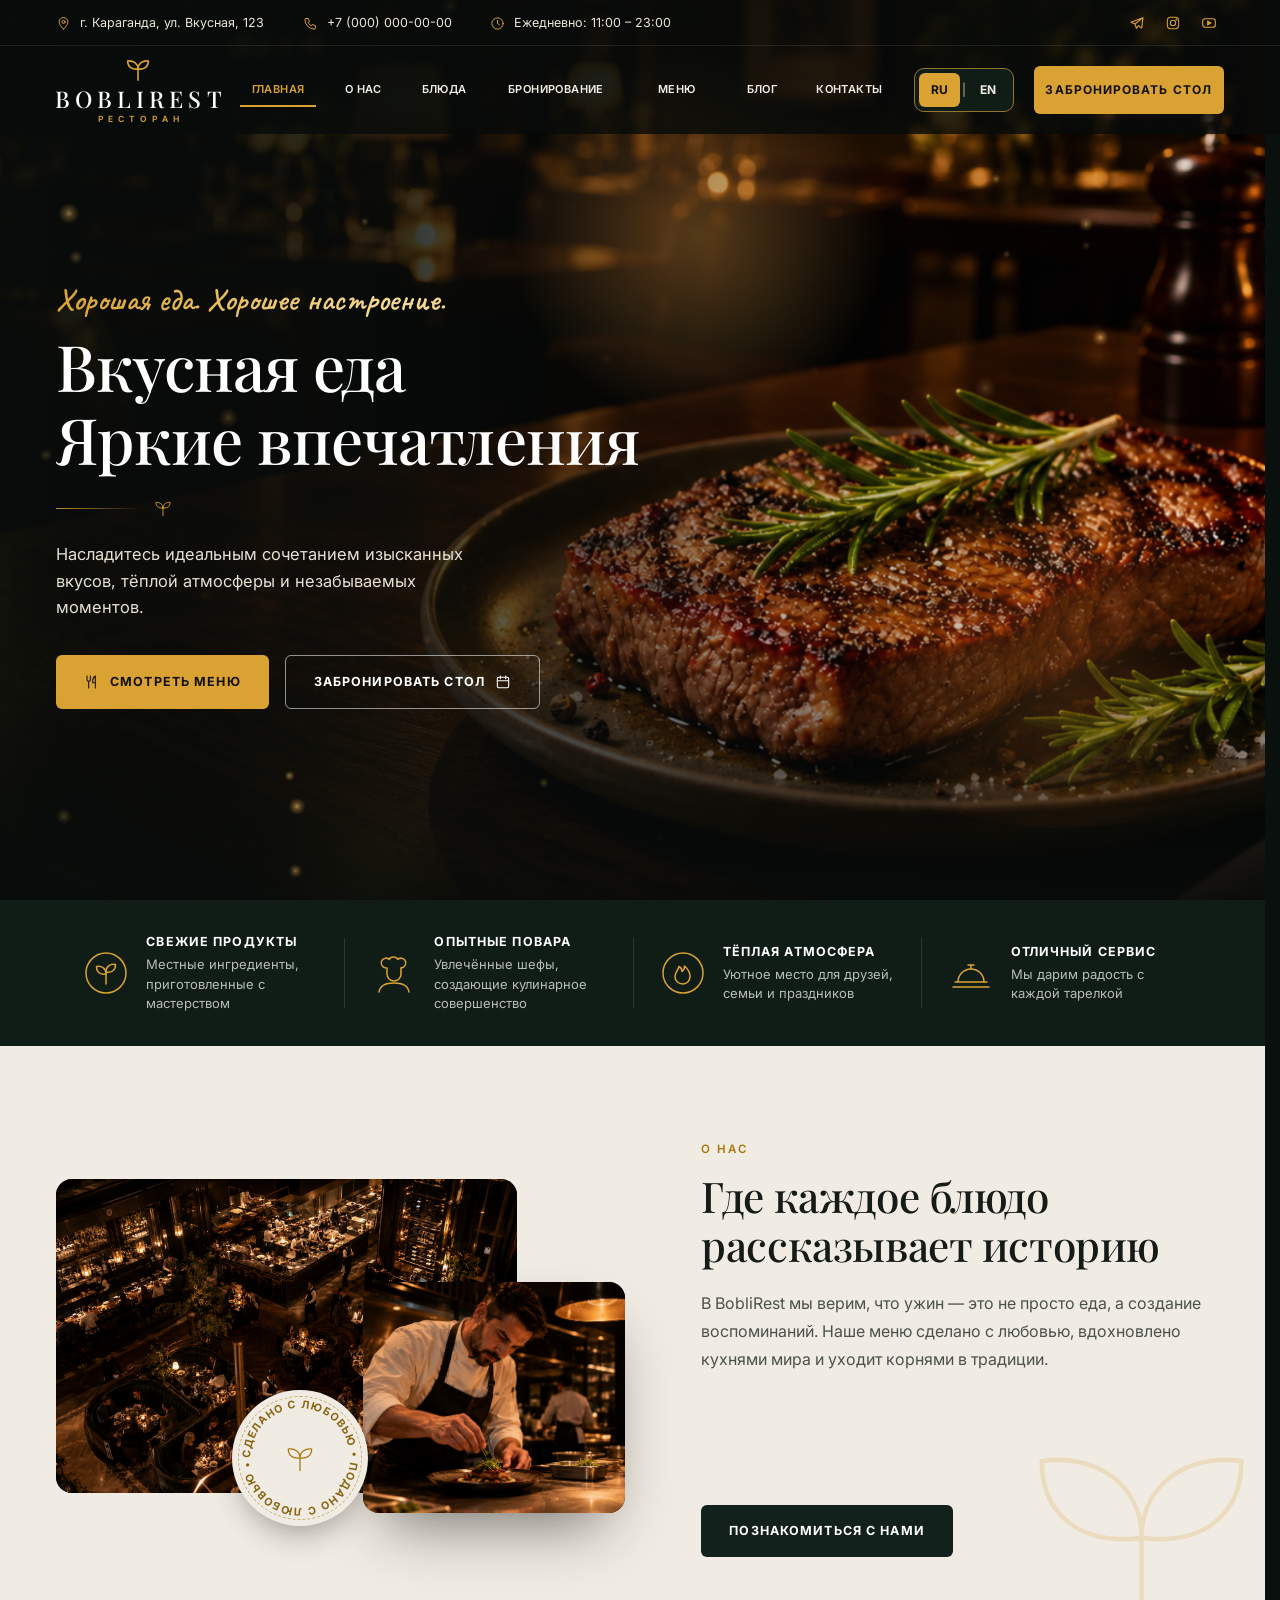
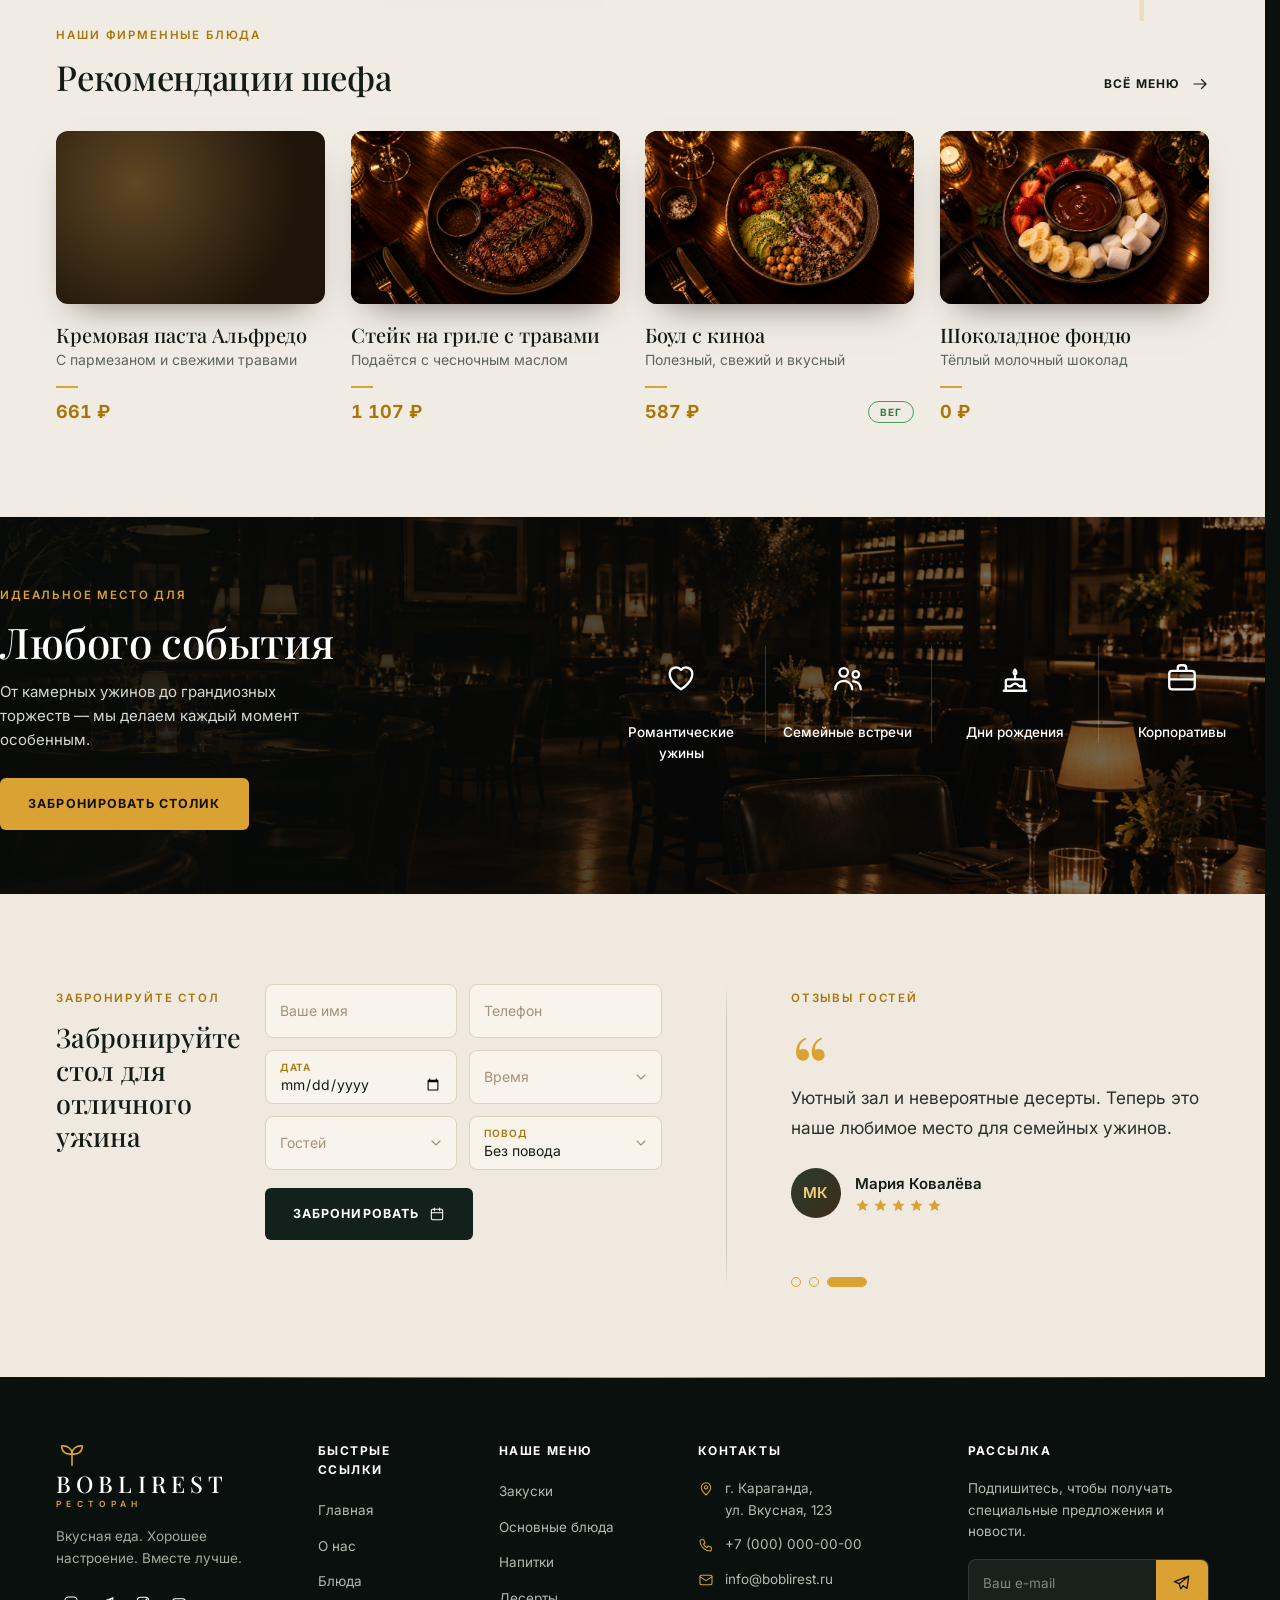
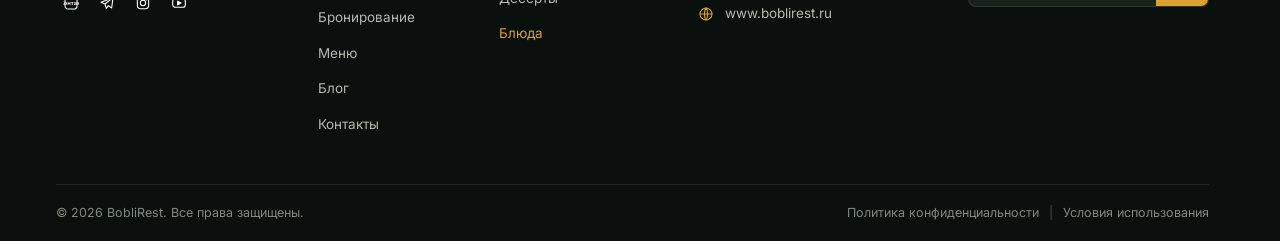
<file: projects/boblirest/index.html>
<!DOCTYPE html>
<html lang="ru">
<head>
<meta charset="utf-8">
<meta name="viewport" content="width=device-width,initial-scale=1">
<title>BobliRest — вкусная еда, яркие впечатления</title>
<meta name="description" content="BobliRest — ресторан с тёплой атмосферой: фирменные блюда от шефа, бронирование столов, банкеты и праздники.">
<meta name="theme-color" content="#0a100d">
<link rel="icon" href="data:image/svg+xml,%3Csvg xmlns='http://www.w3.org/2000/svg' viewBox='0 0 40 32'%3E%3Cpath d='M20 30V14M20 16C20 9 14 5 7 6c0 7 5 11 13 10zM20 16c0-7 6-11 13-10 0 7-5 11-13 10z' fill='none' stroke='%23d9a233' stroke-width='2.4' stroke-linecap='round' stroke-linejoin='round'/%3E%3C/svg%3E">
<link rel="preconnect" href="https://fonts.googleapis.com">
<link rel="preconnect" href="https://fonts.gstatic.com" crossorigin>
<link href="https://fonts.googleapis.com/css2?family=Caveat:wght@500;600&family=Inter:wght@400;500;600;700&family=Playfair+Display:wght@400;500;600&display=swap" rel="stylesheet">
<link rel="stylesheet" href="BobliRestC.css?v=menu1">
<script>document.documentElement.classList.add('js')</script>
<noscript><style>body.is-loading{overflow:auto!important}.preloader{display:none!important}.rise,[data-reveal],.line>span,.w>span{opacity:1!important;transform:none!important;clip-path:none!important}</style></noscript>
<script src="BobliRestLanguages.js?v=amber2" defer></script>
<script src="BobliRestJS.js?v=20261001" defer></script>
</head>
<body class="is-loading">

<!-- ================= Иконки (спрайт) ================= -->
<svg width="0" height="0" style="position:absolute" aria-hidden="true" focusable="false">
  <defs>
    <symbol id="i-sprout" viewBox="0 0 40 32"><path d="M20 30V14M20 16C20 9 14 5 7 6c0 7 5 11 13 10zM20 16c0-7 6-11 13-10 0 7-5 11-13 10z"/></symbol>
    <symbol id="i-pin" viewBox="0 0 24 24"><path d="M12 21s-7-6.2-7-11.5a7 7 0 0 1 14 0C19 14.8 12 21 12 21z"/><circle cx="12" cy="9.5" r="2.5"/></symbol>
    <symbol id="i-phone" viewBox="0 0 24 24"><path d="M5 4h3.5l2 5-2.3 1.4a11 11 0 0 0 5.4 5.4L15 13.5l5 2V19a2 2 0 0 1-2 2A15.5 15.5 0 0 1 3 6a2 2 0 0 1 2-2z"/></symbol>
    <symbol id="i-clock" viewBox="0 0 24 24"><circle cx="12" cy="12" r="9"/><path d="M12 7v5l3 2"/></symbol>
    <symbol id="i-mail" viewBox="0 0 24 24"><rect x="3" y="5" width="18" height="14" rx="2"/><path d="m3 7 9 6 9-6"/></symbol>
    <symbol id="i-globe" viewBox="0 0 24 24"><circle cx="12" cy="12" r="9"/><path d="M3 12h18M12 3c3 3 3 15 0 18M12 3c-3 3-3 15 0 18"/></symbol>
    <symbol id="i-cal" viewBox="0 0 24 24"><rect x="3.5" y="5" width="17" height="15.5" rx="2"/><path d="M8 3v4M16 3v4M3.5 10h17"/></symbol>
    <symbol id="i-fork" viewBox="0 0 24 24"><path d="M4.5 3v5.5a2.5 2.5 0 0 0 5 0V3M7 11v10M17 21V3c-2.6 1.3-4 4.2-4 8v2h4"/></symbol>
    <symbol id="i-arrow" viewBox="0 0 24 24"><path d="M4 12h16M14 6l6 6-6 6"/></symbol>
    <symbol id="i-up" viewBox="0 0 24 24"><path d="M12 20V4M6 10l6-6 6 6"/></symbol>
    <symbol id="i-chev" viewBox="0 0 24 24"><path d="m6 9 6 6 6-6"/></symbol>
    <symbol id="i-check" viewBox="0 0 24 24"><path d="m5 12.5 4.5 4.5L19 7.5"/></symbol>
    <symbol id="i-camera" viewBox="0 0 24 24"><path d="M4 8h3l1.5-2h7L17 8h3a1 1 0 0 1 1 1v9a1 1 0 0 1-1 1H4a1 1 0 0 1-1-1V9a1 1 0 0 1 1-1z"/><circle cx="12" cy="13" r="3.5"/></symbol>
    <symbol id="i-heart" viewBox="0 0 24 24"><path d="M12 20s-8-4.8-8-11a4.5 4.5 0 0 1 8-2.7A4.5 4.5 0 0 1 20 9c0 6.2-8 11-8 11z"/></symbol>
    <symbol id="i-family" viewBox="0 0 24 24"><circle cx="9" cy="8" r="3"/><circle cx="17.5" cy="9.5" r="2.3"/><path d="M3 20c0-3.4 2.7-6 6-6s6 2.6 6 6M15.6 14.4c3 .2 5.4 2.2 5.4 5.6"/></symbol>
    <symbol id="i-cake" viewBox="0 0 24 24"><path d="M4 21h16M5.5 21v-6.5A1.5 1.5 0 0 1 7 13h10a1.5 1.5 0 0 1 1.5 1.5V21M5.5 17c2 1.4 3.4 1.4 4.6 0s2.8-1.4 4 0 2.6 1.4 4.4 0M12 13v-3.2M12 9.8c-1.3-1-1.3-2.4 0-3.8 1.3 1.4 1.3 2.8 0 3.8z"/></symbol>
    <symbol id="i-case" viewBox="0 0 24 24"><rect x="3" y="7" width="18" height="13" rx="2"/><path d="M9 7V5a2 2 0 0 1 2-2h2a2 2 0 0 1 2 2v2M3 13h18M11 13h2"/></symbol>
    <symbol id="i-send" viewBox="0 0 24 24"><path d="M21 4 3 11l6 2.5L11 20l3-4 5 3.5L21 4zM9 13.5 21 4"/></symbol>
    <symbol id="i-star" viewBox="0 0 24 24"><path d="m12 2.5 2.9 6.1 6.6.8-4.9 4.6 1.3 6.6L12 17.3l-5.9 3.3 1.3-6.6L2.5 9.4l6.6-.8z"/></symbol>
    <symbol id="i-vk" viewBox="0 0 24 24"><rect x="3" y="3" width="18" height="18" rx="5"/><text x="12" y="15.6" text-anchor="middle" font-family="Arial,sans-serif" font-size="9" font-weight="700" fill="currentColor" stroke="none">VK</text></symbol>
    <symbol id="i-insta" viewBox="0 0 24 24"><rect x="3.5" y="3.5" width="17" height="17" rx="5"/><circle cx="12" cy="12" r="4"/><circle cx="17.2" cy="6.8" r=".7" fill="currentColor"/></symbol>
    <symbol id="i-yt" viewBox="0 0 24 24"><rect x="2.5" y="5.5" width="19" height="13" rx="4"/><path d="m10 9.2 5 2.8-5 2.8z" fill="currentColor"/></symbol>
  </defs>
</svg>

<!-- ================= Прелоадер ================= -->
<div class="preloader" id="preloader" aria-hidden="true">
  <div class="preloader__in">
    <svg viewBox="0 0 40 32"><path pathLength="1" d="M20 30V14M20 16C20 9 14 5 7 6c0 7 5 11 13 10zM20 16c0-7 6-11 13-10 0 7-5 11-13 10z"/></svg>
    <div class="preloader__name">BOBLIREST</div>
    <div class="preloader__bar"><i></i></div>
  </div>
</div>
<div class="progress" id="progress"></div>

<!-- ================= Шапка ================= -->
<header class="site-header" id="header">
  <div class="topbar">
    <div class="wrap topbar__in">
      <div class="topbar__info">
        <span><svg class="ico"><use href="#i-pin"/></svg>г. Караганда, ул. Вкусная, 123</span>
        <a href="tel:+70000000000"><svg class="ico"><use href="#i-phone"/></svg>+7 (000) 000-00-00</a>
        <span><svg class="ico"><use href="#i-clock"/></svg>Ежедневно: 11:00 – 23:00</span>
      </div>
      <div class="socials">
        <a href="#" aria-label="Telegram"><svg class="ico"><use href="#i-send"/></svg></a>
        <a href="#" aria-label="Instagram"><svg class="ico"><use href="#i-insta"/></svg></a>
        <a href="#" aria-label="YouTube"><svg class="ico"><use href="#i-yt"/></svg></a>
      </div>
    </div>
  </div>
  <div class="wrap nav__in">
    <a class="logo" href="#home" aria-label="BobliRest — на главную">
      <svg class="ico logo__mark"><use href="#i-sprout"/></svg>
      <span class="logo__name">BOBLIREST</span>
      <span class="logo__sub">РЕСТОРАН</span>
    </a>
    <nav class="nav__list" aria-label="Основное меню">
      <ul>
        <li><a class="active" href="#home">Главная</a></li>
        <li><a href="#about">О нас</a></li>
        <li><a href="#menu">Блюда</a></li>
        <li><a href="#reservation">Бронирование</a></li>
        <li><a href="menu.html">Меню</a></li>
        <li><a href="#" data-soon="Блог">Блог</a></li>
        <li><a href="#contact">Контакты</a></li>
      </ul>
    </nav>
    <div class="language-switch" role="group" aria-label="Язык / Language"><button type="button" data-language="ru" lang="ru" aria-label="Русский" aria-pressed="true">RU</button><span aria-hidden="true">|</span><button type="button" data-language="en" lang="en" aria-label="English" aria-pressed="false">EN</button></div>
    <a class="btn btn--gold nav__cta" href="#reservation"><span class="nav__cta-desktop">Забронировать стол</span><span class="nav__cta-mobile">Записаться</span></a>
    <button class="burger" id="burger" aria-label="Открыть меню" aria-expanded="false"><i></i><i></i><i></i></button>
  </div>
</header>

<!-- Мобильное меню -->
<div class="mnav" id="mnav">
  <nav aria-label="Мобильное меню">
    <a class="mlink" style="--i:0" href="#home">Главная</a>
    <a class="mlink" style="--i:1" href="#about">О нас</a>
    <a class="mlink" style="--i:2" href="#menu">Блюда</a>
    <a class="mlink" style="--i:3" href="#reservation">Бронирование</a>
    <a class="mlink" style="--i:4" href="menu.html">Меню</a>
    <a class="mlink" style="--i:5" href="#" data-soon="Блог">Блог</a>
    <a class="mlink" style="--i:6" href="#contact">Контакты</a>
  </nav>
  <div class="mnav__foot" style="--i:7">
    <a class="btn btn--gold" href="#reservation">Забронировать стол</a>
    <p>+7 (000) 000-00-00<br>г. Караганда, ул. Вкусная, 123</p>
  </div>
</div>

<main>
<!-- ================= HERO ================= -->
<section class="hero" id="home" data-spot>
  <div class="hero__bg" aria-hidden="true">
    <!-- 📷 Главное фото: положите файл photos/hero.jpg (лучше широкое, тёмное, 1920×1080) -->
    <figure class="photo photo--hero" data-label="Главное фото: блюдо или зал">
      <img src="photos/hero.png" fetchpriority="high" decoding="async" alt="Фирменное блюдо BobliRest">
    </figure>
  </div>
  <i class="hero__glow g1"></i><i class="hero__glow g2"></i>
  <canvas class="hero__embers" id="embers" aria-hidden="true"></canvas>

  <div class="wrap">
    <div class="hero__content">
      <p class="hero__script script rise" style="--d:.45s">Хорошая еда. Хорошее настроение.</p>
      <h1 class="hero__title">
        <span class="line"><span style="--d:.6s">Вкусная еда</span></span>
        <span class="line"><span style="--d:.78s">Яркие впечатления</span></span>
      </h1>
      <div class="hero__divider rise" style="--d:1s" aria-hidden="true"><i></i><svg class="ico"><use href="#i-sprout"/></svg></div>
      <p class="hero__text rise" style="--d:1.1s">Насладитесь идеальным сочетанием изысканных вкусов, тёплой атмосферы и незабываемых моментов.</p>
      <div class="hero__actions rise" style="--d:1.25s">
        <a class="btn btn--gold" href="menu.html"><svg class="ico"><use href="#i-fork"/></svg>Смотреть меню</a>
        <a class="btn btn--ghost" href="#reservation" data-magnetic>Забронировать стол<svg class="ico"><use href="#i-cal"/></svg></a>
      </div>
    </div>
  </div>
</section>

<!-- ================= ПРЕИМУЩЕСТВА ================= -->
<section class="features" data-spot aria-label="Наши преимущества">
  <div class="wrap">
    <div class="features__grid" data-stagger>
      <div class="feature">
        <svg class="feature__icon" viewBox="0 0 48 48" aria-hidden="true">
          <circle pathLength="1" cx="24" cy="24" r="20"/>
          <path pathLength="1" d="M24 35V23"/>
          <path pathLength="1" d="M24 25c0-5.5-4-8.5-9.5-7.5 0 5.5 3.6 8.6 9.5 7.5z"/>
          <path pathLength="1" d="M24 23c0-5.5 4-8.5 9.5-7.5 0 5.5-3.6 8.6-9.5 7.5z"/>
        </svg>
        <div><h3>Свежие продукты</h3><p>Местные ингредиенты, приготовленные с мастерством</p></div>
      </div>
      <div class="feature">
        <svg class="feature__icon" viewBox="0 0 48 48" aria-hidden="true">
          <path pathLength="1" d="M16 19c-4.200-.6-6.200-4.800-4-7.800 1.800-2.500 5.200-2.700 7.200-.8 1.300-3.200 7-3.200 8.600 0 2-1.900 5.400-1.700 7.200.8 2.200 3 .2 7.200-4 7.800"/>
          <path pathLength="1" d="M17 19v6a7 7 0 0 0 14 0v-6"/>
          <path pathLength="1" d="M9 43c1-6.500 6-9 15-9s14 2.500 15 9"/>
        </svg>
        <div><h3>Опытные повара</h3><p>Увлечённые шефы, создающие кулинарное совершенство</p></div>
      </div>
      <div class="feature">
        <svg class="feature__icon" viewBox="0 0 48 48" aria-hidden="true">
          <circle pathLength="1" cx="24" cy="24" r="20"/>
          <path pathLength="1" d="M24 35c-5 0-8-3.300-8-7.500 0-4 3-6 4-10 2 1 3 2.500 3 5 1.500-1 2.500-3 2.500-5.500 3.500 3 5.500 6 5.500 10.500 0 4.200-3 7.500-7 7.500z"/>
        </svg>
        <div><h3>Тёплая атмосфера</h3><p>Уютное место для друзей, семьи и праздников</p></div>
      </div>
      <div class="feature">
        <svg class="feature__icon" viewBox="0 0 48 48" aria-hidden="true">
          <path pathLength="1" d="M8 33h32"/>
          <path pathLength="1" d="M11 33a13 13 0 0 1 26 0"/>
          <path pathLength="1" d="M24 20v-4M21 16h6"/>
          <path pathLength="1" d="M6 38h36"/>
        </svg>
        <div><h3>Отличный сервис</h3><p>Мы дарим радость с каждой тарелкой</p></div>
      </div>
    </div>
  </div>
</section>

<div class="light">
<!-- ================= О НАС ================= -->
<section class="about" id="about">
  <svg class="ico about__deco" aria-hidden="true"><use href="#i-sprout"/></svg>
  <div class="wrap about__grid">
    <div class="about__media">
      <div class="about__f1" data-reveal="zoom" data-parallax="-0.05">

        <figure class="photo" data-tone="1" data-label="Фото зала"><img src="photos/restoran-photo.png" loading="lazy" decoding="async" alt="Зал ресторана BobliRest"></figure>
      </div>
      <div class="about__f2" data-reveal="zoom" style="--d:.25s" data-parallax="0.07">
        <!-- 📷 photos/about-chef.jpg — шеф за работой / подача блюда -->
        <figure class="photo" data-tone="5" data-label="Шеф за работой"><img src="photos/chef-photo.png" loading="lazy" decoding="async" alt="Шеф-повар оформляет блюдо"></figure>
      </div>
      <div class="badge" data-reveal="zoom" style="--d:.55s" aria-hidden="true">
        <svg class="badge__ring" viewBox="0 0 120 120">
          <defs><path id="circ" d="M60,60 m-44,0 a44,44 0 1,1 88,0 a44,44 0 1,1 -88,0"/></defs>
          <text><textPath href="#circ" textLength="272" lengthAdjust="spacing">СДЕЛАНО С ЛЮБОВЬЮ • ПОДАНО С ЛЮБОВЬЮ •</textPath></text>
        </svg>
        <svg class="ico"><use href="#i-sprout"/></svg>
      </div>
    </div>

    <div class="about__text" data-stagger>
      <span class="eyebrow">О нас</span>
      <h2 class="h2" data-split>Где каждое блюдо рассказывает историю</h2>
      <p class="lead">В BobliRest мы верим, что ужин — это не просто еда, а создание воспоминаний. Наше меню сделано с любовью, вдохновлено кухнями мира и уходит корнями в традиции.</p>
      <p class="about__script script" data-reveal="fade">Приходите голодными — уходите счастливыми!</p>
      <div><a class="btn btn--dark" href="#" data-soon="Наша история" data-magnetic>Познакомиться с нами</a></div>
    </div>
  </div>
</section>

<!-- ================= МЕНЮ / РЕКОМЕНДАЦИИ ШЕФА ================= -->
<section class="dishes" id="menu">
  <div class="wrap">
    <div class="dishes__head">
      <div>
        <span class="eyebrow">Наши фирменные блюда</span>
        <h2 class="h2 h2--md" data-split>Рекомендации шефа</h2>
      </div>
      <a class="link-arrow" href="menu.html">Всё меню<svg class="ico"><use href="#i-arrow"/></svg></a>
    </div>

    <ul class="dishes__grid" data-stagger>
      <li>
        <article class="dish" data-tilt>
          <div class="dish__img"><figure class="photo" data-tone="1" data-label="Паста Альфредо"><img src="photos/dish-pasta.png" loading="lazy" decoding="async" alt="Кремовая паста Альфредо"></figure></div>
          <h3>Кремовая паста Альфредо</h3>
          <p>С пармезаном и свежими травами</p>
          <span class="dish__line"></span>
          <div class="dish__price"><b><span data-count="890">890</span> ₽</b></div>
        </article>
      </li>
      <li>
        <article class="dish" data-tilt>
          <div class="dish__img"><figure class="photo" data-tone="2" data-label="Стейк на гриле"><img src="photos/dish-steak.png" loading="lazy" decoding="async" alt="Стейк на гриле с травами"></figure></div>
          <h3>Стейк на гриле с травами</h3>
          <p>Подаётся с чесночным маслом</p>
          <span class="dish__line"></span>
          <div class="dish__price"><b><span data-count="1490">1 490</span> ₽</b></div>
        </article>
      </li>
      <li>
        <article class="dish" data-tilt>
          <div class="dish__img"><figure class="photo" data-tone="3" data-label="Боул с киноа"><img src="photos/dish-boul.png" loading="lazy" decoding="async" alt="Боул с киноа"></figure></div>
          <h3>Боул с киноа</h3>
          <p>Полезный, свежий и вкусный</p>
          <span class="dish__line"></span>
          <div class="dish__price"><b><span data-count="790">790</span> ₽</b><span class="tag-veg">ВЕГ</span></div>
        </article>
      </li>
      <li>
        <article class="dish" data-tilt>
          <div class="dish__img"><figure class="photo" data-tone="4" data-label="Шоколадное фондю"><img src="photos/amber-chocolate.jpg" loading="lazy" decoding="async" alt="Шоколадное фондю с фруктами"></figure></div>
          <h3>Шоколадное фондю</h3>
          <p>Тёплый молочный шоколад</p>
          <span class="dish__line"></span>
          <div class="dish__price"><b><span data-count="0">0</span> ₽</b></div>
        </article>
      </li>
    </ul>
  </div>
</section>
</div>

<!-- ================= ЛЮБОЙ ПОВОД ================= -->
<section class="occasion" data-spot>
  <div class="occasion__bg" data-parallax="0.08" aria-hidden="true">
    <!-- 📷 photos/occasion.jpg — тёмное атмосферное фото зала (фон полосы) -->
    <figure class="photo" data-tone="5" data-label="Фон: атмосфера зала"><img src="photos/occasion.png" loading="lazy" decoding="async" alt=""></figure>
  </div>
  <div class="wrap occasion__grid">
    <div data-stagger>
      <span class="eyebrow">Идеальное место для</span>
      <h2 class="h2" data-split>Любого события</h2>
      <p class="sub">От камерных ужинов до грандиозных торжеств — мы делаем каждый момент особенным.</p>
      <div><a class="btn btn--gold" href="#reservation" data-magnetic>Забронировать столик</a></div>
    </div>
    <div class="occasion__items" data-stagger>
      <div class="occ"><span class="occ__icon"><svg class="ico"><use href="#i-heart"/></svg></span>Романтические ужины</div>
      <div class="occ"><span class="occ__icon"><svg class="ico"><use href="#i-family"/></svg></span>Семейные встречи</div>
      <div class="occ"><span class="occ__icon"><svg class="ico"><use href="#i-cake"/></svg></span>Дни рождения</div>
      <div class="occ"><span class="occ__icon"><svg class="ico"><use href="#i-case"/></svg></span>Корпоративы</div>
    </div>
  </div>
</section>

<!-- ================= БРОНИРОВАНИЕ + ОТЗЫВЫ ================= -->
<section class="book light" id="reservation">
  <div class="wrap book__grid">
    <div class="book__left">
      <div data-reveal>
        <span class="eyebrow">Забронируйте стол</span>
        <h3 class="h3">Забронируйте стол для отличного ужина</h3>
      </div>
      <!-- Форма пока «демо»: данные никуда не отправляются. Подключите свой сервер/бота в JS (см. TODO ниже) -->
      <form class="form" id="bookForm" novalidate data-reveal style="--d:.15s">
        <label class="field"><input name="name" type="text" placeholder=" " autocomplete="name" required><span>Ваше имя</span></label>
        <label class="field"><input name="phone" type="tel" placeholder=" " autocomplete="tel" inputmode="tel" required><span>Телефон</span></label>
        <label class="field field--static"><input name="date" type="date" required><span>Дата</span></label>
        <label class="field"><select name="time" required><option value="" disabled selected></option></select><span>Время</span><svg class="ico chev"><use href="#i-chev"/></svg></label>
        <label class="field"><select name="guests" required>
          <option value="" disabled selected></option>
          <option>1 гость</option><option>2 гостя</option><option>3 гостя</option><option>4 гостя</option>
          <option>5 гостей</option><option>6 гостей</option><option>7 гостей</option><option>8 гостей</option>
          <option>9–12 гостей</option><option>Более 12 (банкет)</option>
        </select><span>Гостей</span><svg class="ico chev"><use href="#i-chev"/></svg></label>
        <label class="field"><select name="occasion">
          <option>Без повода</option><option>Романтический ужин</option><option>Семейная встреча</option><option>День рождения</option><option>Корпоратив</option>
        </select><span>Повод</span><svg class="ico chev"><use href="#i-chev"/></svg></label>
        <button class="btn btn--dark form__submit" type="submit" data-magnetic><span class="btn__txt">Забронировать</span><svg class="ico"><use href="#i-cal"/></svg></button>
      </form>
    </div>

    <div class="book__divider" aria-hidden="true"></div>

    <div class="reviews" data-reveal="right">
      <span class="eyebrow">Отзывы гостей</span>
      <span class="qm" aria-hidden="true">“</span>
      <div class="reviews__viewport">
        <figure class="review is-active">
          <blockquote>Еда была просто потрясающей, а атмосфера — идеальной. Обязательно вернёмся ещё!</blockquote>
          <figcaption>
            <figure class="photo photo--avatar" data-initials="АС"></figure>
            <div><b>Анна Соколова</b><div class="stars" data-stars="5"></div></div>
          </figcaption>
        </figure>
        <figure class="review">
          <blockquote>Лучший стейк в городе и очень внимательный персонал. Отмечали здесь день рождения — всё прошло на высшем уровне.</blockquote>
          <figcaption>
            <figure class="photo photo--avatar" data-initials="ДО"></figure>
            <div><b>Дмитрий Орлов</b><div class="stars" data-stars="5"></div></div>
          </figcaption>
        </figure>
        <figure class="review">
          <blockquote>Уютный зал и невероятные десерты. Теперь это наше любимое место для семейных ужинов.</blockquote>
          <figcaption>
            <figure class="photo photo--avatar" data-initials="МК"></figure>
            <div><b>Мария Ковалёва</b><div class="stars" data-stars="5"></div></div>
          </figcaption>
        </figure>
      </div>
      <div class="dots" role="tablist" aria-label="Отзывы">
        <button class="is-active" aria-label="Отзыв 1"><i></i></button>
        <button aria-label="Отзыв 2"><i></i></button>
        <button aria-label="Отзыв 3"><i></i></button>
      </div>
    </div>
  </div>
</section>
</main>

<!-- ================= ПОДВАЛ ================= -->
<footer class="footer" id="contact" data-spot>
  <div class="wrap">
    <div class="footer__grid" data-stagger>
      <div>
        <a class="logo" href="#home" aria-label="BobliRest — на главную">
          <svg class="ico logo__mark"><use href="#i-sprout"/></svg>
          <span class="logo__name">BOBLIREST</span>
          <span class="logo__sub">РЕСТОРАН</span>
        </a>
        <p class="footer__tag">Вкусная еда. Хорошее настроение. Вместе лучше.</p>
        <div class="socials">
          <a href="#" aria-label="ВКонтакте"><svg class="ico"><use href="#i-vk"/></svg></a>
          <a href="#" aria-label="Telegram"><svg class="ico"><use href="#i-send"/></svg></a>
          <a href="#" aria-label="Instagram"><svg class="ico"><use href="#i-insta"/></svg></a>
          <a href="#" aria-label="YouTube"><svg class="ico"><use href="#i-yt"/></svg></a>
        </div>
      </div>
      <div>
        <h4>Быстрые ссылки</h4>
        <ul class="footer__links">
          <li><a href="#home">Главная</a></li>
          <li><a href="#about">О нас</a></li>
          <li><a href="#menu">Блюда</a></li>
          <li><a href="#reservation">Бронирование</a></li>
          <li><a href="menu.html">Меню</a></li>
          <li><a href="#" data-soon="Блог">Блог</a></li>
          <li><a href="#contact">Контакты</a></li>
        </ul>
      </div>
      <div>
        <h4>Наше меню</h4>
        <ul class="footer__links">
          <li><a href="#menu">Закуски</a></li>
          <li><a href="#menu">Основные блюда</a></li>
          <li><a href="#menu">Напитки</a></li>
          <li><a href="#menu">Десерты</a></li>
          <li><a class="gold" href="#menu">Блюда</a></li>
        </ul>
      </div>
      <div>
        <h4>Контакты</h4>
        <ul class="contact">
          <li><svg class="ico"><use href="#i-pin"/></svg><span>г. Караганда,<br>ул. Вкусная, 123</span></li>
          <li><svg class="ico"><use href="#i-phone"/></svg><a href="tel:+70000000000">+7 (000) 000-00-00</a></li>
          <li><svg class="ico"><use href="#i-mail"/></svg><a href="mailto:info@boblirest.ru">info@boblirest.ru</a></li>
          <li><svg class="ico"><use href="#i-globe"/></svg><a href="#home">www.boblirest.ru</a></li>
        </ul>
      </div>
      <div>
        <h4>Рассылка</h4>
        <p class="news-text">Подпишитесь, чтобы получать специальные предложения и новости.</p>
        <form class="news" id="newsForm" novalidate>
          <input type="email" name="email" placeholder="Ваш e-mail" aria-label="Ваш e-mail" required>
          <button type="submit" aria-label="Подписаться"><svg class="ico"><use href="#i-send"/></svg></button>
        </form>
      </div>
    </div>
    <div class="footer__bottom">
      <span>© <span id="year">2026</span> BobliRest. Все права защищены.</span>
      <span><a href="#" data-soon="Политика конфиденциальности">Политика конфиденциальности</a><span class="sep">|</span><a href="#" data-soon="Условия использования">Условия использования</a></span>
    </div>
  </div>
</footer>

<button class="totop" id="totop" aria-label="Наверх">
  <svg class="ring" viewBox="0 0 52 52" aria-hidden="true"><circle class="bg" cx="26" cy="26" r="24"/><circle class="fg" cx="26" cy="26" r="24" pathLength="100"/></svg>
  <svg class="ico"><use href="#i-up"/></svg>
</button>
<div class="toast" id="toast" role="status" aria-live="polite"><svg class="ico"><use href="#i-check"/></svg><span></span></div>

</body>
</html>
</file>
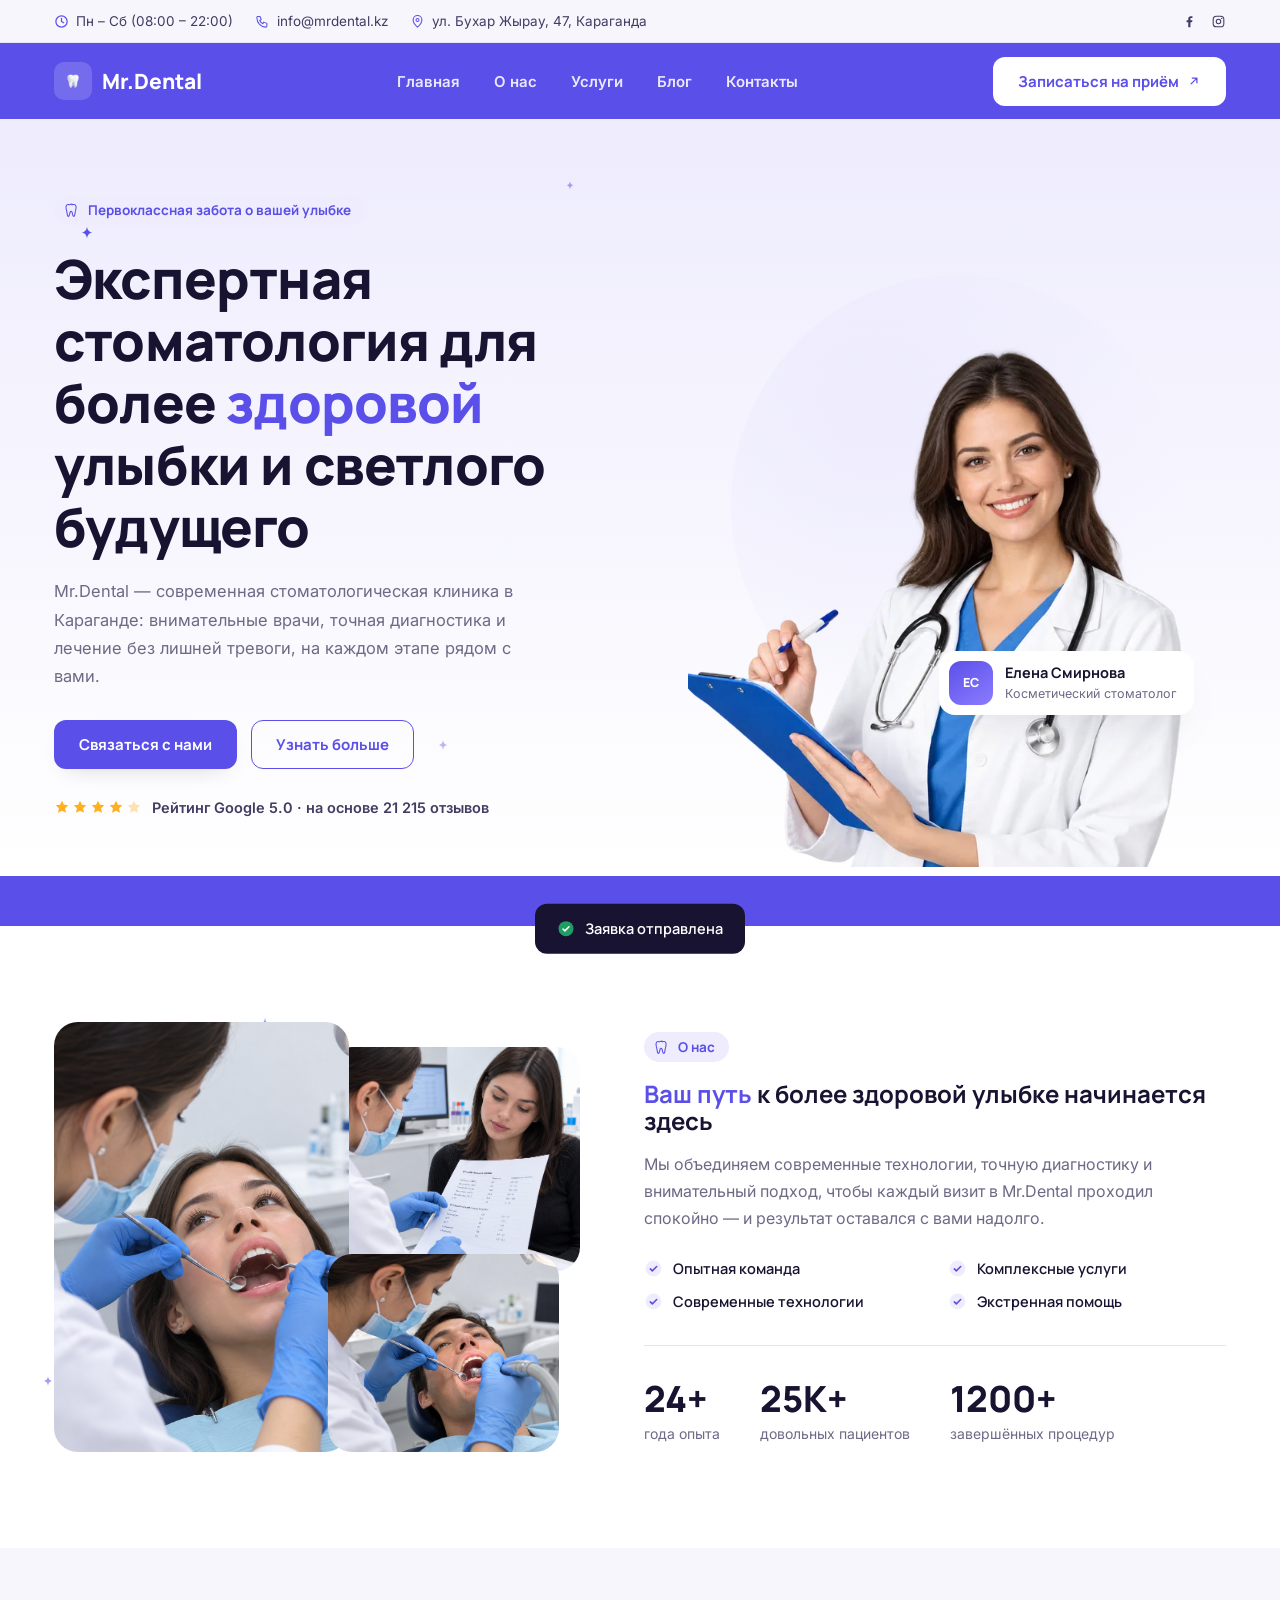
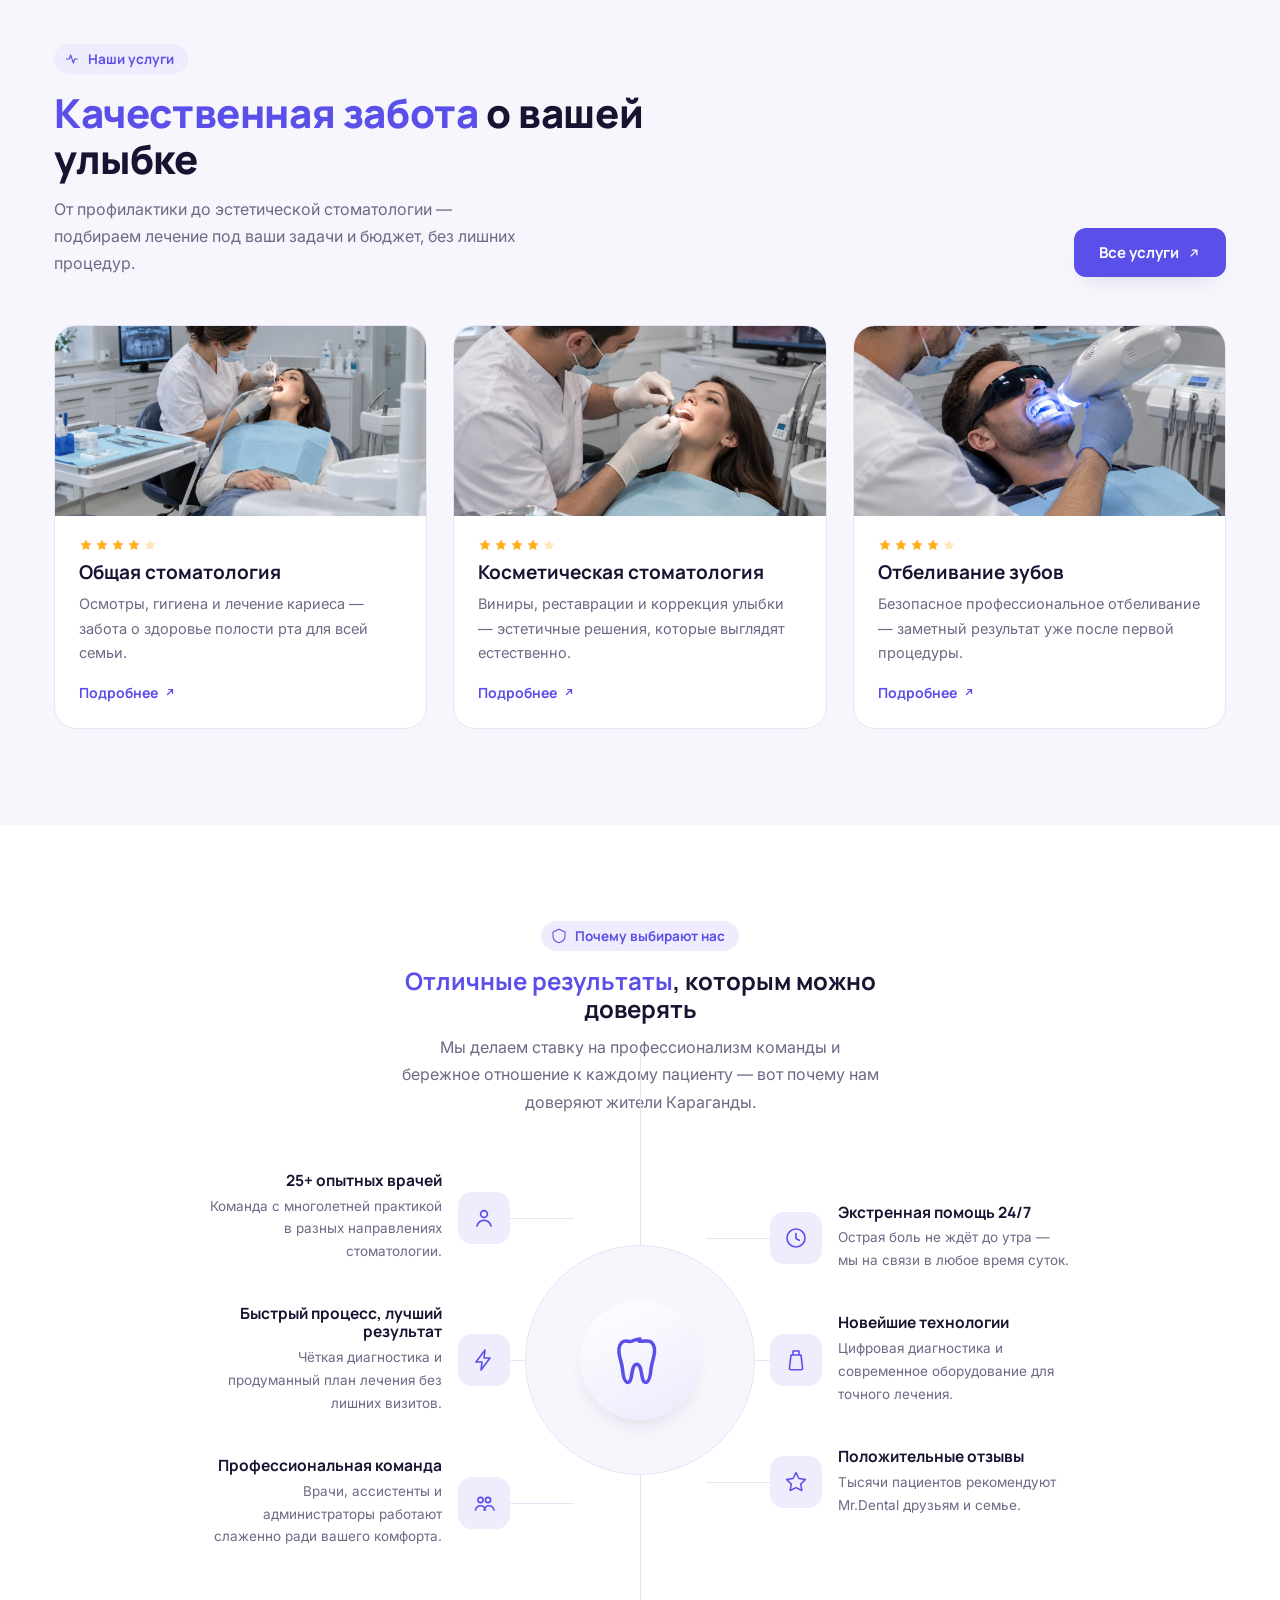
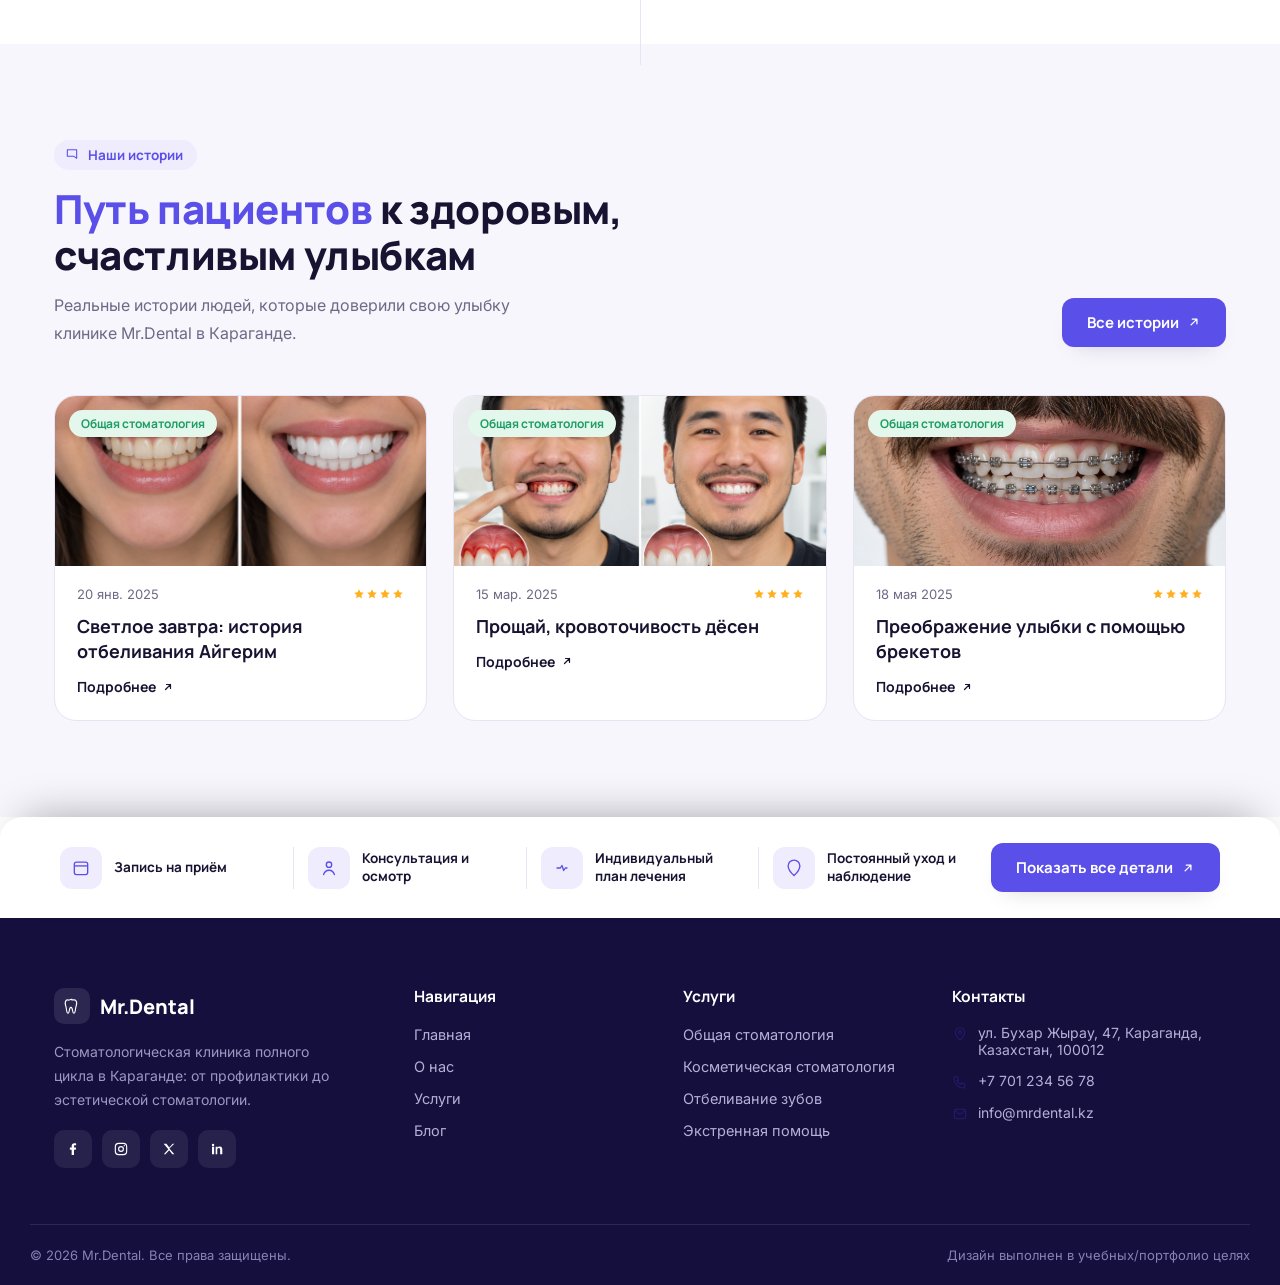
<file: projects/mr-dental/index.html>
<!DOCTYPE html>
<html lang="ru">
<head>
<meta charset="UTF-8">
<meta name="viewport" content="width=device-width, initial-scale=1.0">
<title>Mr.Dental — Стоматологическая клиника в Караганде</title>
<link rel="preconnect" href="https://fonts.googleapis.com">
<link rel="preconnect" href="https://fonts.gstatic.com" crossorigin>
<link rel="icon" href="Лого/site-logo.png">
<link href="https://fonts.googleapis.com/css2?family=Manrope:wght@500;600;700;800&family=Inter:wght@400;500;600;700&display=swap" rel="stylesheet">


<link rel="stylesheet" href="Mr.DentalC.css">
</head>
<body>

<!-- ============ TOPBAR ============ -->
<div class="topbar">
  <div class="wrap">
    <div class="topbar-left">
      <div class="topbar-item">
        <svg width="15" height="15" viewBox="0 0 24 24" fill="none"><circle cx="12" cy="12" r="9" stroke="currentColor" stroke-width="2"/><path d="M12 7v5l3.5 2" stroke="currentColor" stroke-width="2" stroke-linecap="round"/></svg>
        <span>Пн – Сб (08:00 – 22:00)</span>
      </div>
      <div class="topbar-item hide-sm">
        <svg width="15" height="15" viewBox="0 0 24 24" fill="none"><path d="M4 4h4l2 5-2.5 1.5a11 11 0 0 0 5 5L14 13l5 2v4a2 2 0 0 1-2 2C9.6 21 3 14.4 3 6a2 2 0 0 1 1-2Z" stroke="currentColor" stroke-width="1.7" stroke-linejoin="round"/></svg>
        <span>info@mrdental.kz</span>
      </div>
      <div class="topbar-item hide-sm">
        <svg width="15" height="15" viewBox="0 0 24 24" fill="none"><path d="M12 21s7-6.2 7-11.5A7 7 0 0 0 5 9.5C5 14.8 12 21 12 21Z" stroke="currentColor" stroke-width="1.7"/><circle cx="12" cy="9.5" r="2.4" stroke="currentColor" stroke-width="1.7"/></svg>
        <span>ул. Бухар Жырау, 47, Караганда</span>
      </div>
    </div>
    <div class="topbar-social">
      <a href="#" aria-label="Facebook"><svg width="15" height="15" viewBox="0 0 24 24" fill="currentColor"><path d="M13.5 21v-8h2.7l.4-3.1h-3.1V7.9c0-.9.25-1.5 1.55-1.5h1.65V3.6C15.9 3.5 15 3.4 14 3.4c-2.4 0-4 1.45-4 4.1v2.4H7.3V13H10v8h3.5Z"/></svg></a>
      <a href="#" aria-label="Instagram"><svg width="15" height="15" viewBox="0 0 24 24" fill="none"><rect x="3.5" y="3.5" width="17" height="17" rx="5" stroke="currentColor" stroke-width="1.7"/><circle cx="12" cy="12" r="3.6" stroke="currentColor" stroke-width="1.7"/><circle cx="17" cy="7" r="1" fill="currentColor"/></svg></a>
    </div>
  </div>
</div>

<!-- ============ NAV ============ -->
<header class="nav">
  <div class="wrap">
    <a class="logo" href="#top">
      <span class="tooth-badge">
        <img src="Лого/page-logo.png" alt="" width="28" height="28">
      </span>
      Mr.Dental
    </a>
    <nav class="menu">
      <a href="#top">Главная</a>
      <a href="#about">О нас</a>
      <a href="#services">Услуги</a>
      <a href="#cases">Блог</a>
      <a href="#contact">Контакты</a>
    </nav>
    <div class="nav-right">
      <a class="btn btn-light" href="#appointment">
        Записаться на приём
        <svg width="14" height="14" viewBox="0 0 24 24" fill="none"><path d="M7 17 17 7M9 7h8v8" stroke="currentColor" stroke-width="2.2" stroke-linecap="round" stroke-linejoin="round"/></svg>
      </a>
      <button type="button" class="burger" id="burgerBtn" aria-controls="mobileMenu" aria-label="Открыть меню" aria-expanded="false">
        <svg width="24" height="24" viewBox="0 0 24 24" fill="none"><path d="M4 6h16M4 12h16M4 18h16" stroke="currentColor" stroke-width="2" stroke-linecap="round"/></svg>
      </button>
    </div>
  </div>
<nav class="mobile-menu" id="mobileMenu" aria-label="Мобильная навигация" hidden>
  <div class="wrap">
    <a href="#top">Главная</a>
    <a href="#about">О нас</a>
    <a href="#services">Услуги</a>
    <a href="#cases">Блог</a>
    <a href="#contact">Контакты</a>
    <a class="btn btn-solid" href="#appointment">Записаться на приём</a>
  </div>
</nav>
</header>

<!-- ============ HERO ============ -->
<section class="hero" id="top">
  <svg class="deco-sparkle" style="top:14%;left:6%;" width="20" height="20" viewBox="0 0 24 24" fill="var(--purple)"><path d="M12 2c.6 4 2 6 6 7-4 1-5.4 3-6 7-.6-4-2-6-6-7 4-1 5.4-3 6-7Z"/></svg>
  <svg class="deco-sparkle" style="top:8%;left:44%;" width="14" height="14" viewBox="0 0 24 24" fill="var(--purple)" opacity=".5"><path d="M12 2c.6 4 2 6 6 7-4 1-5.4 3-6 7-.6-4-2-6-6-7 4-1 5.4-3 6-7Z"/></svg>
  <svg class="deco-sparkle" style="bottom:16%;left:34%;" width="16" height="16" viewBox="0 0 24 24" fill="var(--purple)" opacity=".4"><path d="M12 2c.6 4 2 6 6 7-4 1-5.4 3-6 7-.6-4-2-6-6-7 4-1 5.4-3 6-7Z"/></svg>
  <div class="wrap">
    <div class="hero-grid">
      <div class="hero-copy">
        <span class="eyebrow">
          <svg width="16" height="16" viewBox="0 0 24 24" fill="none"><path d="M12 3c-2.1 0-3.2 1.1-4.3 1.1S5.6 3.3 4.3 4.4C3 5.6 2.6 8 3.4 11c.5 1.9.9 2.9 1.1 5 .2 2.1.7 5.6 2.3 5.6 1.7 0 1.5-4.2 2.3-6.3.4-1 .8-1.5 1.5-1.5s1.1.5 1.5 1.5c.8 2.1.6 6.3 2.3 6.3 1.6 0 2.1-3.5 2.3-5.6.2-2.1.6-3.1 1.1-5 .8-3 .4-5.4-.9-6.6C15.9 3.3 14.6 4 12.5 4S12 3 12 3Z" stroke="currentColor" stroke-width="1.6" stroke-linejoin="round"/></svg>
          Первоклассная забота о вашей улыбке
        </span>
        <h1>Экспертная стоматология для более <span class="accent">здоровой</span> улыбки и светлого будущего</h1>
        <p class="lead">Mr.Dental — современная стоматологическая клиника в Караганде: внимательные врачи, точная диагностика и лечение без лишней тревоги, на каждом этапе рядом с вами.</p>
        <div class="hero-actions">
          <a class="btn btn-solid" href="#contact">Связаться с нами</a>
          <a class="btn btn-outline" href="#services">Узнать больше</a>
        </div>
        <div class="rating-row">
          <span class="stars">
            <svg width="16" height="16" viewBox="0 0 24 24" fill="currentColor"><path d="M12 2.5l2.9 6 6.6.9-4.8 4.6 1.2 6.5L12 17.6 6.1 20.5l1.2-6.5-4.8-4.6 6.6-.9Z"/></svg>
            <svg width="16" height="16" viewBox="0 0 24 24" fill="currentColor"><path d="M12 2.5l2.9 6 6.6.9-4.8 4.6 1.2 6.5L12 17.6 6.1 20.5l1.2-6.5-4.8-4.6 6.6-.9Z"/></svg>
            <svg width="16" height="16" viewBox="0 0 24 24" fill="currentColor"><path d="M12 2.5l2.9 6 6.6.9-4.8 4.6 1.2 6.5L12 17.6 6.1 20.5l1.2-6.5-4.8-4.6 6.6-.9Z"/></svg>
            <svg width="16" height="16" viewBox="0 0 24 24" fill="currentColor"><path d="M12 2.5l2.9 6 6.6.9-4.8 4.6 1.2 6.5L12 17.6 6.1 20.5l1.2-6.5-4.8-4.6 6.6-.9Z"/></svg>
            <svg width="16" height="16" viewBox="0 0 24 24" fill="currentColor" opacity=".35"><path d="M12 2.5l2.9 6 6.6.9-4.8 4.6 1.2 6.5L12 17.6 6.1 20.5l1.2-6.5-4.8-4.6 6.6-.9Z"/></svg>
          </span>
          Рейтинг Google 5.0 · на основе 21 215 отзывов
        </div>
      </div>
      <div class="hero-visual">
        <div class="blob"></div>
        <img src="[data-uri]" alt="Врач стоматологической клиники Mr.Dental держит планшет для записей">
        <div class="doctor-badge">
          <span class="avatar">ЕС</span>
          <div>
            <strong>Елена Смирнова</strong>
            <span>Косметический стоматолог</span>
          </div>
        </div>
      </div>
    </div>
  </div>
</section>

<!-- ============ APPOINTMENT BAR ============ -->

<div class="appt-bar" id="appointment"></div>

<!-- ============ ABOUT ============ -->
<section class="section" id="about">
  <div class="wrap about-grid">
    <div class="collage">
      <svg class="sparkle sparkle-a" width="22" height="22" viewBox="0 0 24 24" fill="var(--purple)"><path d="M12 2c.6 4 2 6 6 7-4 1-5.4 3-6 7-.6-4-2-6-6-7 4-1 5.4-3 6-7Z"/></svg>
      <svg class="sparkle sparkle-b" width="16" height="16" viewBox="0 0 24 24" fill="var(--purple)" opacity=".6"><path d="M12 2c.6 4 2 6 6 7-4 1-5.4 3-6 7-.6-4-2-6-6-7 4-1 5.4-3 6-7Z"/></svg>
      <div class="panel p1">
        
      </div>
      <div class="panel p2">
      </div>
      <div class="panel p3">
      </div>
    </div>
    <div class="about-copy">
      <span class="eyebrow">
        <svg width="16" height="16" viewBox="0 0 24 24" fill="none"><path d="M12 3c-2.1 0-3.2 1.1-4.3 1.1S5.6 3.3 4.3 4.4C3 5.6 2.6 8 3.4 11c.5 1.9.9 2.9 1.1 5 .2 2.1.7 5.6 2.3 5.6 1.7 0 1.5-4.2 2.3-6.3.4-1 .8-1.5 1.5-1.5s1.1.5 1.5 1.5c.8 2.1.6 6.3 2.3 6.3 1.6 0 2.1-3.5 2.3-5.6.2-2.1.6-3.1 1.1-5 .8-3 .4-5.4-.9-6.6C15.9 3.3 14.6 4 12.5 4S12 3 12 3Z" stroke="currentColor" stroke-width="1.6" stroke-linejoin="round"/></svg>
        О нас
      </span>
      <h2 style="margin-top:18px;"><span class="accent">Ваш путь</span> к более здоровой улыбке начинается здесь</h2>
      <p style="margin-top:16px;max-width:520px;">Мы объединяем современные технологии, точную диагностику и внимательный подход, чтобы каждый визит в Mr.Dental проходил спокойно — и результат оставался с вами надолго.</p>
      <div class="checklist">
        <div class="check-item"><svg width="19" height="19" viewBox="0 0 24 24" fill="none"><circle cx="12" cy="12" r="10" fill="var(--lavender)"/><path d="M8 12.5l2.5 2.5L16 9.5" stroke="var(--purple)" stroke-width="2" stroke-linecap="round" stroke-linejoin="round"/></svg> Опытная команда</div>
        <div class="check-item"><svg width="19" height="19" viewBox="0 0 24 24" fill="none"><circle cx="12" cy="12" r="10" fill="var(--lavender)"/><path d="M8 12.5l2.5 2.5L16 9.5" stroke="var(--purple)" stroke-width="2" stroke-linecap="round" stroke-linejoin="round"/></svg> Комплексные услуги</div>
        <div class="check-item"><svg width="19" height="19" viewBox="0 0 24 24" fill="none"><circle cx="12" cy="12" r="10" fill="var(--lavender)"/><path d="M8 12.5l2.5 2.5L16 9.5" stroke="var(--purple)" stroke-width="2" stroke-linecap="round" stroke-linejoin="round"/></svg> Современные технологии</div>
        <div class="check-item"><svg width="19" height="19" viewBox="0 0 24 24" fill="none"><circle cx="12" cy="12" r="10" fill="var(--lavender)"/><path d="M8 12.5l2.5 2.5L16 9.5" stroke="var(--purple)" stroke-width="2" stroke-linecap="round" stroke-linejoin="round"/></svg> Экстренная помощь</div>
      </div>
      <div class="stat-row">
        <div><div class="num">24+</div><div class="lbl">года опыта</div></div>
        <div><div class="num">25К+</div><div class="lbl">довольных пациентов</div></div>
        <div><div class="num">1200+</div><div class="lbl">завершённых процедур</div></div>
      </div>
    </div>
  </div>
</section>

<!-- ============ SERVICES ============ -->
<section class="section" id="services" style="background:var(--bg-alt);">
  <div class="wrap">
    <div class="section-head">
      <div>
        <span class="eyebrow">
          <svg width="16" height="16" viewBox="0 0 24 24" fill="none"><path d="M4 12h4l2-6 4 12 2-6h4" stroke="currentColor" stroke-width="1.7" stroke-linecap="round" stroke-linejoin="round"/></svg>
          Наши услуги
        </span>
        <h2 style="margin-top:16px;"><span class="accent">Качественная забота</span> о вашей улыбке</h2>
        <p>От профилактики до эстетической стоматологии — подбираем лечение под ваши задачи и бюджет, без лишних процедур.</p>
      </div>
      <a class="btn btn-solid" href="#contact">Все услуги
        <svg width="14" height="14" viewBox="0 0 24 24" fill="none"><path d="M7 17 17 7M9 7h8v8" stroke="currentColor" stroke-width="2.2" stroke-linecap="round" stroke-linejoin="round"/></svg>
      </a>
    </div>
    <div class="svc-grid">
      <div class="svc-card">
        <div class="svc-panel svc-1">
        </div>
        <div class="svc-body">
          <span class="stars">
            <svg width="14" height="14" viewBox="0 0 24 24" fill="var(--gold)"><path d="M12 2.5l2.9 6 6.6.9-4.8 4.6 1.2 6.5L12 17.6 6.1 20.5l1.2-6.5-4.8-4.6 6.6-.9Z"/></svg>
            <svg width="14" height="14" viewBox="0 0 24 24" fill="var(--gold)"><path d="M12 2.5l2.9 6 6.6.9-4.8 4.6 1.2 6.5L12 17.6 6.1 20.5l1.2-6.5-4.8-4.6 6.6-.9Z"/></svg>
            <svg width="14" height="14" viewBox="0 0 24 24" fill="var(--gold)"><path d="M12 2.5l2.9 6 6.6.9-4.8 4.6 1.2 6.5L12 17.6 6.1 20.5l1.2-6.5-4.8-4.6 6.6-.9Z"/></svg>
            <svg width="14" height="14" viewBox="0 0 24 24" fill="var(--gold)"><path d="M12 2.5l2.9 6 6.6.9-4.8 4.6 1.2 6.5L12 17.6 6.1 20.5l1.2-6.5-4.8-4.6 6.6-.9Z"/></svg>
            <svg width="14" height="14" viewBox="0 0 24 24" fill="var(--gold)" opacity=".3"><path d="M12 2.5l2.9 6 6.6.9-4.8 4.6 1.2 6.5L12 17.6 6.1 20.5l1.2-6.5-4.8-4.6 6.6-.9Z"/></svg>
          </span>
          <h3>Общая стоматология</h3>
          <p>Осмотры, гигиена и лечение кариеса — забота о здоровье полости рта для всей семьи.</p>
          <a class="more" href="#contact">Подробнее
            <svg width="12" height="12" viewBox="0 0 24 24" fill="none"><path d="M7 17 17 7M9 7h8v8" stroke="currentColor" stroke-width="2.4" stroke-linecap="round" stroke-linejoin="round"/></svg>
          </a>
        </div>
      </div>
      <div class="svc-card">
        <div class="svc-panel svc-2">
        </div>
        <div class="svc-body">
          <span class="stars">
            <svg width="14" height="14" viewBox="0 0 24 24" fill="var(--gold)"><path d="M12 2.5l2.9 6 6.6.9-4.8 4.6 1.2 6.5L12 17.6 6.1 20.5l1.2-6.5-4.8-4.6 6.6-.9Z"/></svg>
            <svg width="14" height="14" viewBox="0 0 24 24" fill="var(--gold)"><path d="M12 2.5l2.9 6 6.6.9-4.8 4.6 1.2 6.5L12 17.6 6.1 20.5l1.2-6.5-4.8-4.6 6.6-.9Z"/></svg>
            <svg width="14" height="14" viewBox="0 0 24 24" fill="var(--gold)"><path d="M12 2.5l2.9 6 6.6.9-4.8 4.6 1.2 6.5L12 17.6 6.1 20.5l1.2-6.5-4.8-4.6 6.6-.9Z"/></svg>
            <svg width="14" height="14" viewBox="0 0 24 24" fill="var(--gold)"><path d="M12 2.5l2.9 6 6.6.9-4.8 4.6 1.2 6.5L12 17.6 6.1 20.5l1.2-6.5-4.8-4.6 6.6-.9Z"/></svg>
            <svg width="14" height="14" viewBox="0 0 24 24" fill="var(--gold)" opacity=".3"><path d="M12 2.5l2.9 6 6.6.9-4.8 4.6 1.2 6.5L12 17.6 6.1 20.5l1.2-6.5-4.8-4.6 6.6-.9Z"/></svg>
          </span>
          <h3>Косметическая стоматология</h3>
          <p>Виниры, реставрации и коррекция улыбки — эстетичные решения, которые выглядят естественно.</p>
          <a class="more" href="#contact">Подробнее
            <svg width="12" height="12" viewBox="0 0 24 24" fill="none"><path d="M7 17 17 7M9 7h8v8" stroke="currentColor" stroke-width="2.4" stroke-linecap="round" stroke-linejoin="round"/></svg>
          </a>
        </div>
      </div>
      <div class="svc-card">
        <div class="svc-panel svc-3">
        </div>
        <div class="svc-body">
          <span class="stars">
            <svg width="14" height="14" viewBox="0 0 24 24" fill="var(--gold)"><path d="M12 2.5l2.9 6 6.6.9-4.8 4.6 1.2 6.5L12 17.6 6.1 20.5l1.2-6.5-4.8-4.6 6.6-.9Z"/></svg>
            <svg width="14" height="14" viewBox="0 0 24 24" fill="var(--gold)"><path d="M12 2.5l2.9 6 6.6.9-4.8 4.6 1.2 6.5L12 17.6 6.1 20.5l1.2-6.5-4.8-4.6 6.6-.9Z"/></svg>
            <svg width="14" height="14" viewBox="0 0 24 24" fill="var(--gold)"><path d="M12 2.5l2.9 6 6.6.9-4.8 4.6 1.2 6.5L12 17.6 6.1 20.5l1.2-6.5-4.8-4.6 6.6-.9Z"/></svg>
            <svg width="14" height="14" viewBox="0 0 24 24" fill="var(--gold)"><path d="M12 2.5l2.9 6 6.6.9-4.8 4.6 1.2 6.5L12 17.6 6.1 20.5l1.2-6.5-4.8-4.6 6.6-.9Z"/></svg>
            <svg width="14" height="14" viewBox="0 0 24 24" fill="var(--gold)" opacity=".3"><path d="M12 2.5l2.9 6 6.6.9-4.8 4.6 1.2 6.5L12 17.6 6.1 20.5l1.2-6.5-4.8-4.6 6.6-.9Z"/></svg>
          </span>
          <h3>Отбеливание зубов</h3>
          <p>Безопасное профессиональное отбеливание — заметный результат уже после первой процедуры.</p>
          <a class="more" href="#contact">Подробнее
            <svg width="12" height="12" viewBox="0 0 24 24" fill="none"><path d="M7 17 17 7M9 7h8v8" stroke="currentColor" stroke-width="2.4" stroke-linecap="round" stroke-linejoin="round"/></svg>
          </a>
        </div>
      </div>
    </div>
  </div>
</section>

<!-- ============ WHY CHOOSE US ============ -->
<section class="section why-wrap">
  <div class="wrap" style="text-align:center;">
    <span class="eyebrow">
      <svg width="16" height="16" viewBox="0 0 24 24" fill="none"><path d="M12 2 3 6v6c0 5 3.8 8.7 9 10 5.2-1.3 9-5 9-10V6l-9-4Z" stroke="currentColor" stroke-width="1.6" stroke-linejoin="round"/></svg>
      Почему выбирают нас
    </span>
    <h2 style="margin:16px auto 12px;max-width:560px;"><span class="accent">Отличные результаты</span>, которым можно доверять</h2>
    <p style="max-width:480px;margin:0 auto 56px;">Мы делаем ставку на профессионализм команды и бережное отношение к каждому пациенту — вот почему нам доверяют жители Караганды.</p>
  </div>
  <div class="wrap">
    <div class="why-grid">
      <div class="why-col left">
        <div class="why-item">
          <span class="ic"><svg width="24" height="24" viewBox="0 0 24 24" fill="none"><circle cx="12" cy="8" r="3.4" stroke="currentColor" stroke-width="1.7"/><path d="M5 20c1.2-3.8 4-5.6 7-5.6s5.8 1.8 7 5.6" stroke="currentColor" stroke-width="1.7" stroke-linecap="round"/></svg></span>
          <div><h4>25+ опытных врачей</h4><p>Команда с многолетней практикой в разных направлениях стоматологии.</p></div>
        </div>
        <div class="why-item">
          <span class="ic"><svg width="24" height="24" viewBox="0 0 24 24" fill="none"><path d="M13 2 4 14h6l-1 8 9-12h-6l1-8Z" stroke="currentColor" stroke-width="1.6" stroke-linejoin="round"/></svg></span>
          <div><h4>Быстрый процесс, лучший результат</h4><p>Чёткая диагностика и продуманный план лечения без лишних визитов.</p></div>
        </div>
        <div class="why-item">
          <span class="ic"><svg width="24" height="24" viewBox="0 0 24 24" fill="none"><circle cx="8.5" cy="9" r="2.6" stroke="currentColor" stroke-width="1.6"/><circle cx="16" cy="9" r="2.6" stroke="currentColor" stroke-width="1.6"/><path d="M3.5 19c.7-2.8 2.6-4.3 5-4.3s4.3 1.5 5 4.3M12 19c.7-2.8 2.6-4.3 5-4.3s4.3 1.5 5 4.3" stroke="currentColor" stroke-width="1.6" stroke-linecap="round"/></svg></span>
          <div><h4>Профессиональная команда</h4><p>Врачи, ассистенты и администраторы работают слаженно ради вашего комфорта.</p></div>
        </div>
      </div>
      <div class="why-center">
        <div class="why-circle">
          <div class="tooth-wrap">
            <svg width="56" height="56" viewBox="0 0 24 24" fill="none"><path d="M12 3c-2.1 0-3.2 1.1-4.3 1.1S5.6 3.3 4.3 4.4C3 5.6 2.6 8 3.4 11c.5 1.9.9 2.9 1.1 5 .2 2.1.7 5.6 2.3 5.6 1.7 0 1.5-4.2 2.3-6.3.4-1 .8-1.5 1.5-1.5s1.1.5 1.5 1.5c.8 2.1.6 6.3 2.3 6.3 1.6 0 2.1-3.5 2.3-5.6.2-2.1.6-3.1 1.1-5 .8-3 .4-5.4-.9-6.6C15.9 3.3 14.6 4 12.5 4S12 3 12 3Z" stroke="var(--purple)" stroke-width="1.5" stroke-linejoin="round"/></svg>
          </div>
        </div>
      </div>
      <div class="why-col right">
        <div class="why-item">
          <span class="ic"><svg width="24" height="24" viewBox="0 0 24 24" fill="none"><circle cx="12" cy="12" r="9" stroke="currentColor" stroke-width="1.6"/><path d="M12 7.5v5l3.2 1.8" stroke="currentColor" stroke-width="1.6" stroke-linecap="round"/></svg></span>
          <div><h4>Экстренная помощь 24/7</h4><p>Острая боль не ждёт до утра — мы на связи в любое время суток.</p></div>
        </div>
        <div class="why-item">
          <span class="ic"><svg width="24" height="24" viewBox="0 0 24 24" fill="none"><path d="M9 3h6v4H9V3ZM7 7h10l1.5 13a1.5 1.5 0 0 1-1.5 1.7H7A1.5 1.5 0 0 1 5.5 20L7 7Z" stroke="currentColor" stroke-width="1.6" stroke-linejoin="round"/></svg></span>
          <div><h4>Новейшие технологии</h4><p>Цифровая диагностика и современное оборудование для точного лечения.</p></div>
        </div>
        <div class="why-item">
          <span class="ic"><svg width="24" height="24" viewBox="0 0 24 24" fill="none"><path d="M12 2.5l2.9 6 6.6.9-4.8 4.6 1.2 6.5L12 17.6 6.1 20.5l1.2-6.5-4.8-4.6 6.6-.9Z" stroke="currentColor" stroke-width="1.5" stroke-linejoin="round"/></svg></span>
          <div><h4>Положительные отзывы</h4><p>Тысячи пациентов рекомендуют Mr.Dental друзьям и семье.</p></div>
        </div>
      </div>
    </div>
  </div>
</section>

<!-- ============ CASE STORIES ============ -->
<section class="section" id="cases" style="background:var(--bg-alt);">
  <div class="wrap">
    <div class="section-head">
      <div>
        <span class="eyebrow">
          <svg width="16" height="16" viewBox="0 0 24 24" fill="none"><path d="M5 4h14v13l-4-3H5V4Z" stroke="currentColor" stroke-width="1.6" stroke-linejoin="round"/></svg>
          Наши истории
        </span>
        <h2 style="margin-top:16px;"><span class="accent">Путь пациентов</span> к здоровым, счастливым улыбкам</h2>
        <p>Реальные истории людей, которые доверили свою улыбку клинике Mr.Dental в Караганде.</p>
      </div>
      <a class="btn btn-solid" href="#contact">Все истории
        <svg width="14" height="14" viewBox="0 0 24 24" fill="none"><path d="M7 17 17 7M9 7h8v8" stroke="currentColor" stroke-width="2.2" stroke-linecap="round" stroke-linejoin="round"/></svg>
      </a>
    </div>
    <div class="case-grid">
      <div class="case-card">
        <div class="case-visual visual-1">
          <span class="case-tag">Общая стоматология</span>
        </div>
        <div class="case-body">
          <div class="case-meta">
            <span>20 янв. 2025</span>
            <span class="stars">
              <svg width="12" height="12" viewBox="0 0 24 24" fill="var(--gold)"><path d="M12 2.5l2.9 6 6.6.9-4.8 4.6 1.2 6.5L12 17.6 6.1 20.5l1.2-6.5-4.8-4.6 6.6-.9Z"/></svg>
              <svg width="12" height="12" viewBox="0 0 24 24" fill="var(--gold)"><path d="M12 2.5l2.9 6 6.6.9-4.8 4.6 1.2 6.5L12 17.6 6.1 20.5l1.2-6.5-4.8-4.6 6.6-.9Z"/></svg>
              <svg width="12" height="12" viewBox="0 0 24 24" fill="var(--gold)"><path d="M12 2.5l2.9 6 6.6.9-4.8 4.6 1.2 6.5L12 17.6 6.1 20.5l1.2-6.5-4.8-4.6 6.6-.9Z"/></svg>
              <svg width="12" height="12" viewBox="0 0 24 24" fill="var(--gold)"><path d="M12 2.5l2.9 6 6.6.9-4.8 4.6 1.2 6.5L12 17.6 6.1 20.5l1.2-6.5-4.8-4.6 6.6-.9Z"/></svg>
            </span>
          </div>
          <h3>Светлое завтра: история отбеливания Айгерим</h3>
          <a class="more" href="#contact">Подробнее
            <svg width="12" height="12" viewBox="0 0 24 24" fill="none"><path d="M7 17 17 7M9 7h8v8" stroke="currentColor" stroke-width="2.4" stroke-linecap="round" stroke-linejoin="round"/></svg>
          </a>
        </div>
      </div>
      <div class="case-card">
        <div class="case-visual visual-2">
          <span class="case-tag">Общая стоматология</span>
        </div>
        <div class="case-body">
          <div class="case-meta">
            <span>15 мар. 2025</span>
            <span class="stars">
              <svg width="12" height="12" viewBox="0 0 24 24" fill="var(--gold)"><path d="M12 2.5l2.9 6 6.6.9-4.8 4.6 1.2 6.5L12 17.6 6.1 20.5l1.2-6.5-4.8-4.6 6.6-.9Z"/></svg>
              <svg width="12" height="12" viewBox="0 0 24 24" fill="var(--gold)"><path d="M12 2.5l2.9 6 6.6.9-4.8 4.6 1.2 6.5L12 17.6 6.1 20.5l1.2-6.5-4.8-4.6 6.6-.9Z"/></svg>
              <svg width="12" height="12" viewBox="0 0 24 24" fill="var(--gold)"><path d="M12 2.5l2.9 6 6.6.9-4.8 4.6 1.2 6.5L12 17.6 6.1 20.5l1.2-6.5-4.8-4.6 6.6-.9Z"/></svg>
              <svg width="12" height="12" viewBox="0 0 24 24" fill="var(--gold)"><path d="M12 2.5l2.9 6 6.6.9-4.8 4.6 1.2 6.5L12 17.6 6.1 20.5l1.2-6.5-4.8-4.6 6.6-.9Z"/></svg>
            </span>
          </div>
          <h3>Прощай, кровоточивость дёсен</h3>
          <a class="more" href="#contact">Подробнее
            <svg width="12" height="12" viewBox="0 0 24 24" fill="none"><path d="M7 17 17 7M9 7h8v8" stroke="currentColor" stroke-width="2.4" stroke-linecap="round" stroke-linejoin="round"/></svg>
          </a>
        </div>
      </div>
      <div class="case-card">
        <div class="case-visual visual-3">
          <span class="case-tag">Общая стоматология</span>
        </div>
        <div class="case-body">
          <div class="case-meta">
            <span>18 мая 2025</span>
            <span class="stars">
              <svg width="12" height="12" viewBox="0 0 24 24" fill="var(--gold)"><path d="M12 2.5l2.9 6 6.6.9-4.8 4.6 1.2 6.5L12 17.6 6.1 20.5l1.2-6.5-4.8-4.6 6.6-.9Z"/></svg>
              <svg width="12" height="12" viewBox="0 0 24 24" fill="var(--gold)"><path d="M12 2.5l2.9 6 6.6.9-4.8 4.6 1.2 6.5L12 17.6 6.1 20.5l1.2-6.5-4.8-4.6 6.6-.9Z"/></svg>
              <svg width="12" height="12" viewBox="0 0 24 24" fill="var(--gold)"><path d="M12 2.5l2.9 6 6.6.9-4.8 4.6 1.2 6.5L12 17.6 6.1 20.5l1.2-6.5-4.8-4.6 6.6-.9Z"/></svg>
              <svg width="12" height="12" viewBox="0 0 24 24" fill="var(--gold)"><path d="M12 2.5l2.9 6 6.6.9-4.8 4.6 1.2 6.5L12 17.6 6.1 20.5l1.2-6.5-4.8-4.6 6.6-.9Z"/></svg>
            </span>
          </div>
          <h3>Преображение улыбки с помощью брекетов</h3>
          <a class="more" href="#contact">Подробнее
            <svg width="12" height="12" viewBox="0 0 24 24" fill="none"><path d="M7 17 17 7M9 7h8v8" stroke="currentColor" stroke-width="2.4" stroke-linecap="round" stroke-linejoin="round"/></svg>
          </a>
        </div>
      </div>
    </div>
  </div>
</section>

  <div class="steps-bar">
    <div class="wrap steps-inner">
      <div class="step">
        <span class="ic"><svg width="20" height="20" viewBox="0 0 24 24" fill="none"><rect x="4" y="5" width="16" height="15" rx="2.5" stroke="currentColor" stroke-width="1.6"/><path d="M4 9.5h16" stroke="currentColor" stroke-width="1.6"/></svg></span>
        <span>Запись на приём</span>
      </div>
      <div class="step">
        <span class="ic"><svg width="20" height="20" viewBox="0 0 24 24" fill="none"><circle cx="12" cy="8" r="3.2" stroke="currentColor" stroke-width="1.6"/><path d="M5.5 20c1.1-3.6 3.7-5.3 6.5-5.3s5.4 1.7 6.5 5.3" stroke="currentColor" stroke-width="1.6" stroke-linecap="round"/></svg></span>
        <span>Консультация и осмотр</span>
      </div>
      <div class="step">
        <span class="ic"><svg width="20" height="20" viewBox="0 0 24 24" fill="none"><path d="M6 12h4M10 12l2-3 2 6 2-3h2" stroke="currentColor" stroke-width="1.6" stroke-linecap="round" stroke-linejoin="round"/></svg></span>
        <span>Индивидуальный план лечения</span>
      </div>
      <div class="step">
        <span class="ic"><svg width="20" height="20" viewBox="0 0 24 24" fill="none"><path d="M12 21s7-6.2 7-11.5A7 7 0 0 0 5 9.5C5 14.8 12 21 12 21Z" stroke="currentColor" stroke-width="1.6"/></svg></span>
        <span>Постоянный уход и наблюдение</span>
      </div>
      <a class="btn btn-solid" href="#contact">Показать все детали
        <svg width="14" height="14" viewBox="0 0 24 24" fill="none"><path d="M7 17 17 7M9 7h8v8" stroke="currentColor" stroke-width="2.2" stroke-linecap="round" stroke-linejoin="round"/></svg>
      </a>
    </div>
  </div>
</section>

<!-- ============ FOOTER ============ -->
<footer id="contact">
  <div class="wrap foot-grid">
    <div>
      <div class="foot-logo">
        <span class="tooth-badge">
          <svg width="18" height="18" viewBox="0 0 24 24" fill="none"><path d="M12 3c-2.1 0-3.2 1.1-4.3 1.1S5.6 3.3 4.3 4.4C3 5.6 2.6 8 3.4 11c.5 1.9.9 2.9 1.1 5 .2 2.1.7 5.6 2.3 5.6 1.7 0 1.5-4.2 2.3-6.3.4-1 .8-1.5 1.5-1.5s1.1.5 1.5 1.5c.8 2.1.6 6.3 2.3 6.3 1.6 0 2.1-3.5 2.3-5.6.2-2.1.6-3.1 1.1-5 .8-3 .4-5.4-.9-6.6C15.9 3.3 14.6 4 12.5 4S12 3 12 3Z" stroke="#fff" stroke-width="1.5" stroke-linejoin="round"/></svg>
        </span>
        Mr.Dental
      </div>
      <p style="max-width:280px;">Стоматологическая клиника полного цикла в Караганде: от профилактики до эстетической стоматологии.</p>
      <div class="foot-social">
        <a href="#" aria-label="Facebook"><svg width="16" height="16" viewBox="0 0 24 24" fill="currentColor"><path d="M13.5 21v-8h2.7l.4-3.1h-3.1V7.9c0-.9.25-1.5 1.55-1.5h1.65V3.6C15.9 3.5 15 3.4 14 3.4c-2.4 0-4 1.45-4 4.1v2.4H7.3V13H10v8h3.5Z"/></svg></a>
        <a href="#" aria-label="Instagram"><svg width="16" height="16" viewBox="0 0 24 24" fill="none"><rect x="3.5" y="3.5" width="17" height="17" rx="5" stroke="currentColor" stroke-width="1.7"/><circle cx="12" cy="12" r="3.6" stroke="currentColor" stroke-width="1.7"/><circle cx="17" cy="7" r="1" fill="currentColor"/></svg></a>
        <a href="#" aria-label="X"><svg width="16" height="16" viewBox="0 0 24 24" fill="currentColor"><path d="M4 4l7 8.4L4.3 20H6.7l5.6-6.3L16.9 20H20l-7.4-8.9L19.9 4h-2.4l-5.1 5.8L8.2 4H4Z"/></svg></a>
        <a href="#" aria-label="LinkedIn"><svg width="16" height="16" viewBox="0 0 24 24" fill="currentColor"><path d="M4.5 8.5h3.2V20H4.5V8.5ZM6.1 4a1.85 1.85 0 1 1 0 3.7 1.85 1.85 0 0 1 0-3.7ZM10 8.5h3.05v1.57h.04c.42-.8 1.47-1.65 3.02-1.65 3.23 0 3.83 2.13 3.83 4.9V20h-3.2v-6.03c0-1.44-.03-3.3-2.02-3.3-2.02 0-2.33 1.58-2.33 3.2V20H10V8.5Z"/></svg></a>
      </div>
    </div>
    <div>
      <h4>Навигация</h4>
      <ul class="foot-links">
        <li><a href="#top">Главная</a></li>
        <li><a href="#about">О нас</a></li>
        <li><a href="#services">Услуги</a></li>
        <li><a href="#cases">Блог</a></li>
      </ul>
    </div>
    <div>
      <h4>Услуги</h4>
      <ul class="foot-links">
        <li><a href="#services">Общая стоматология</a></li>
        <li><a href="#services">Косметическая стоматология</a></li>
        <li><a href="#services">Отбеливание зубов</a></li>
        <li><a href="#services">Экстренная помощь</a></li>
      </ul>
    </div>
    <div>
      <h4>Контакты</h4>
      <ul class="foot-contact">
        <li>
          <svg width="16" height="16" viewBox="0 0 24 24" fill="none"><path d="M12 21s7-6.2 7-11.5A7 7 0 0 0 5 9.5C5 14.8 12 21 12 21Z" stroke="currentColor" stroke-width="1.6"/><circle cx="12" cy="9.5" r="2.4" stroke="currentColor" stroke-width="1.6"/></svg>
          ул. Бухар Жырау, 47, Караганда, Казахстан, 100012
        </li>
        <li>
          <svg width="16" height="16" viewBox="0 0 24 24" fill="none"><path d="M4 4h4l2 5-2.5 1.5a11 11 0 0 0 5 5L14 13l5 2v4a2 2 0 0 1-2 2C9.6 21 3 14.4 3 6a2 2 0 0 1 1-2Z" stroke="currentColor" stroke-width="1.6" stroke-linejoin="round"/></svg>
          +7 701 234 56 78
        </li>
        <li>
          <svg width="16" height="16" viewBox="0 0 24 24" fill="none"><rect x="3.5" y="5" width="17" height="14" rx="2.5" stroke="currentColor" stroke-width="1.6"/><path d="M4.5 6.5 12 12.5l7.5-6" stroke="currentColor" stroke-width="1.6" stroke-linecap="round" stroke-linejoin="round"/></svg>
          info@mrdental.kz
        </li>
      </ul>
    </div>
  </div>
  <div class="wrap foot-bottom">
    <span>© <span id="year"></span> Mr.Dental. Все права защищены.</span>
    <span>Дизайн выполнен в учебных/портфолио целях</span>
  </div>
</footer>

<div class="toast" id="toast">
  <svg width="18" height="18" viewBox="0 0 24 24" fill="none"><circle cx="12" cy="12" r="10" fill="var(--green)"/><path d="M8 12.5l2.5 2.5L16 9.5" stroke="#fff" stroke-width="2" stroke-linecap="round" stroke-linejoin="round"/></svg>
  <span id="toastMsg">Заявка отправлена</span>
</div>
<script src="./Mr.DentalJs.js" defer></script>
</body>
</html>
</file>
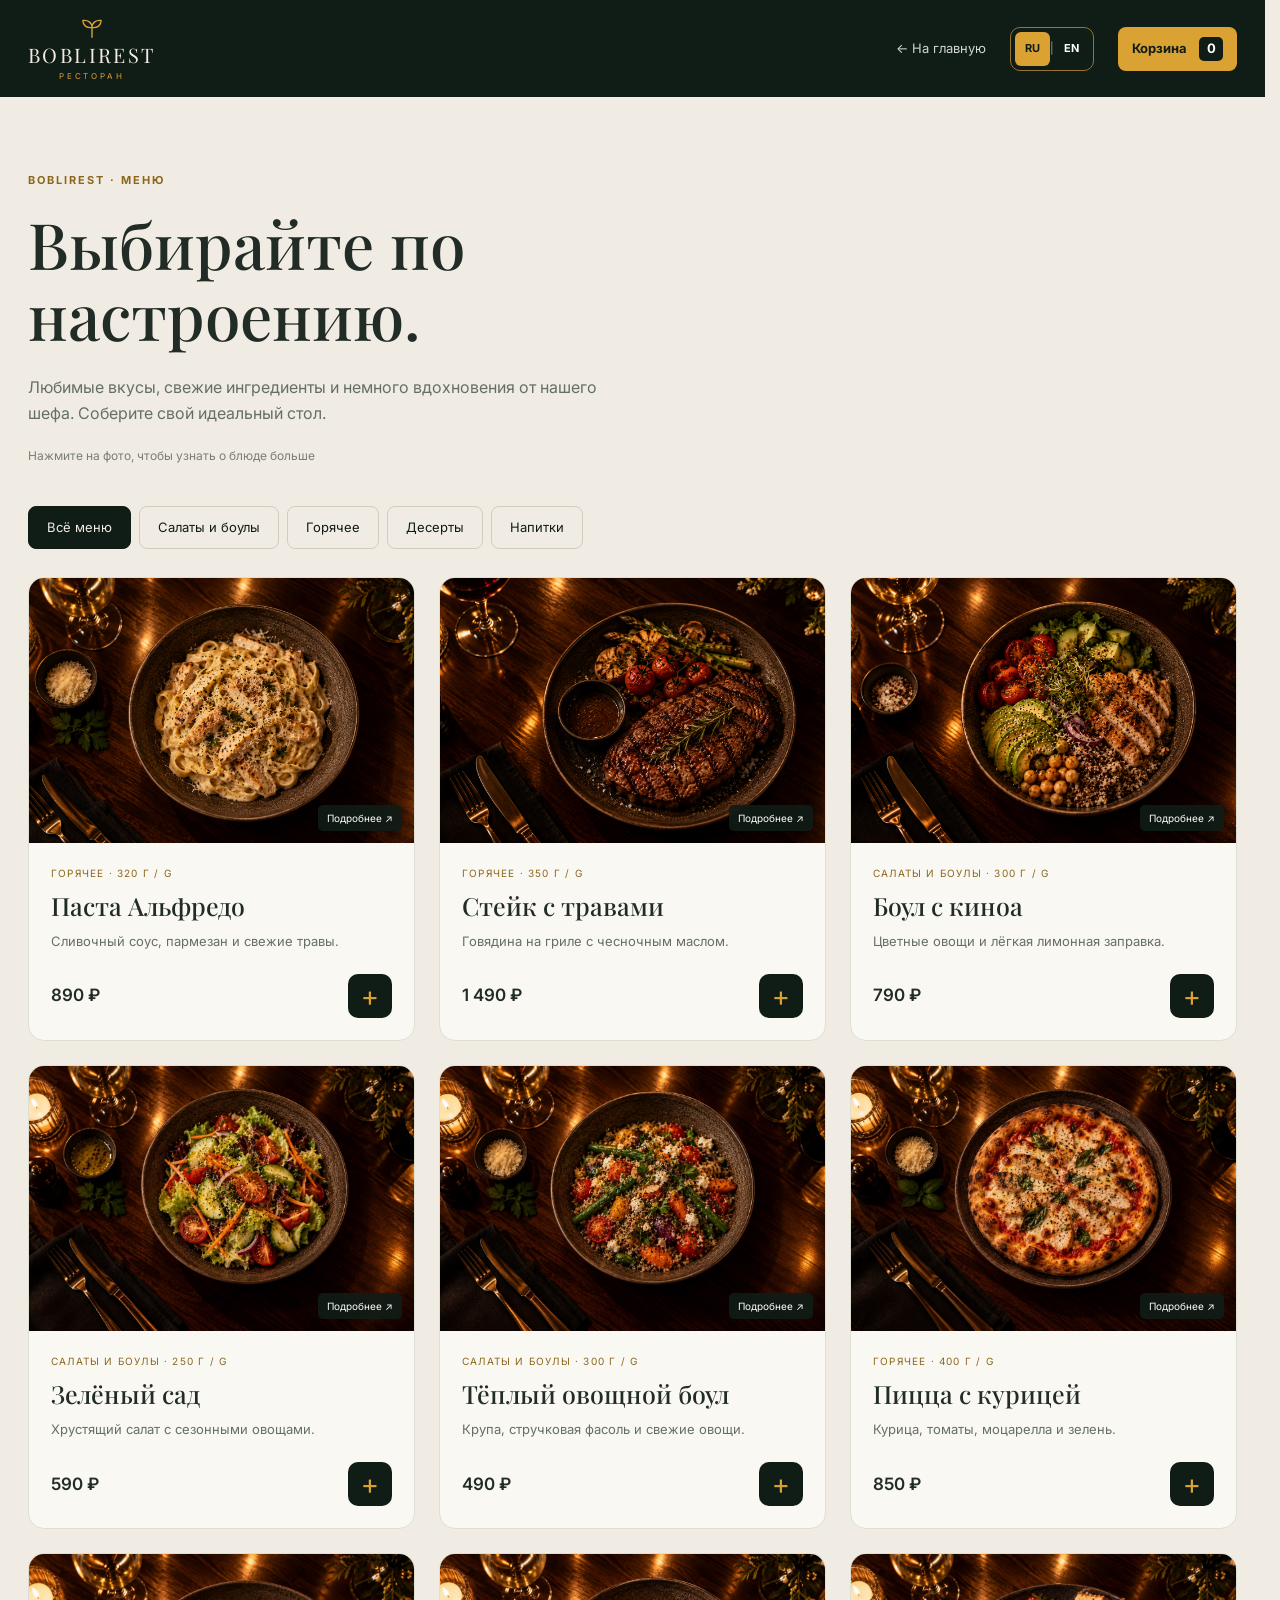
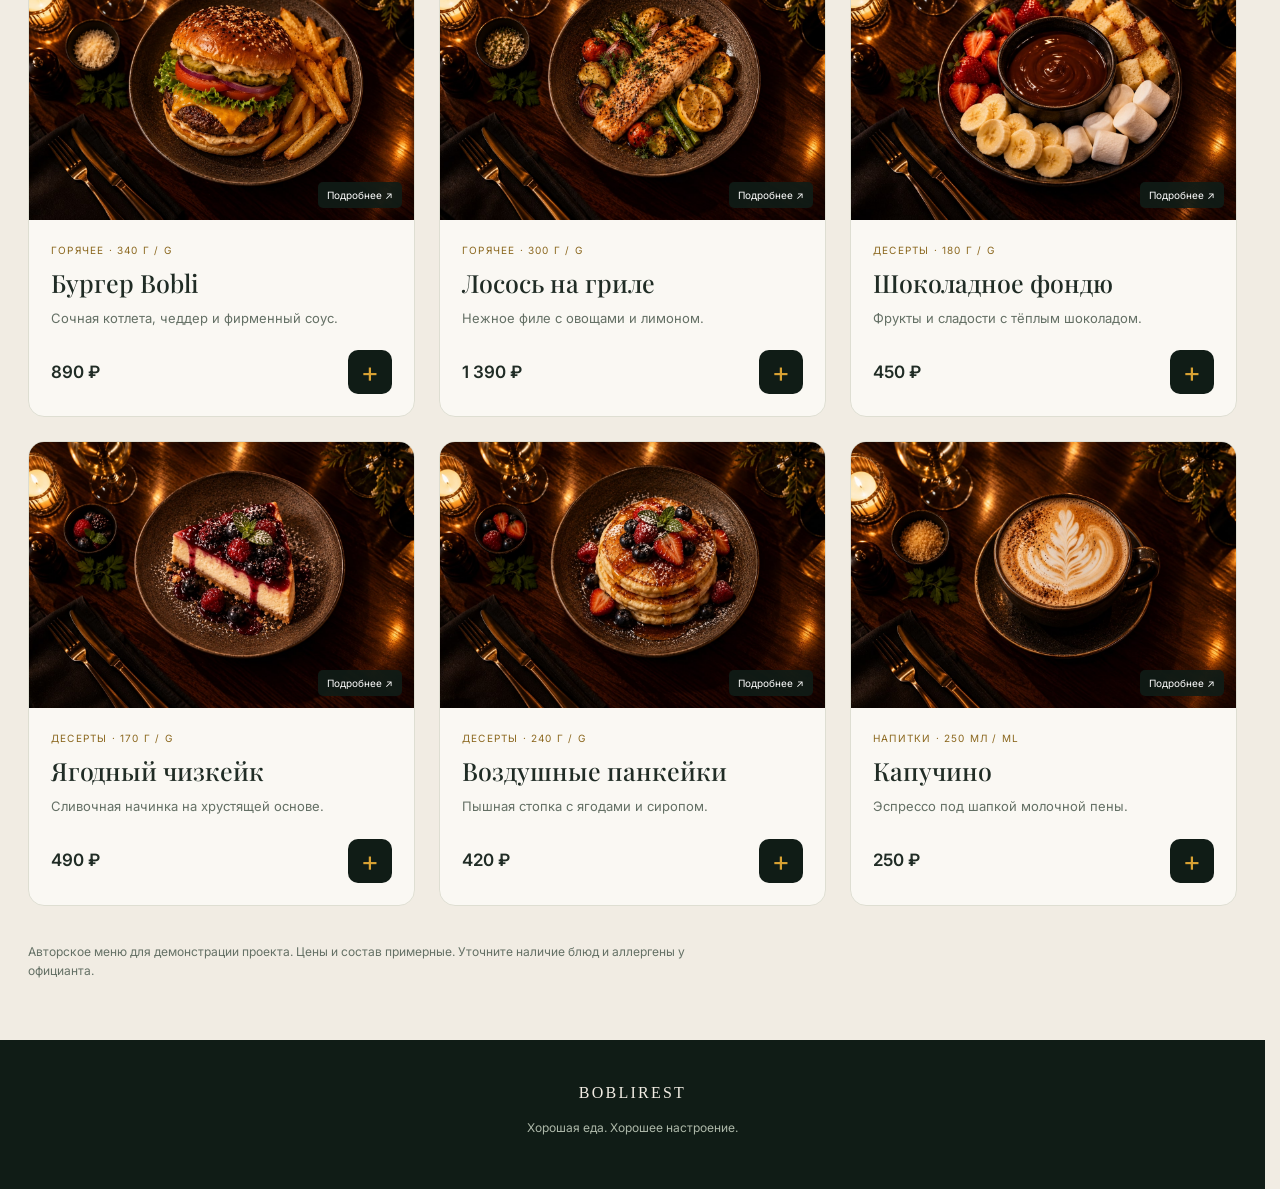
<file: projects/boblirest/menu.html>
<!doctype html>
<html lang="ru">
<head>
<meta charset="utf-8"><meta name="viewport" content="width=device-width,initial-scale=1">
<meta name="theme-color" content="#101c16"><title>Меню — BobliRest</title>
<link rel="preconnect" href="https://fonts.googleapis.com">
<link rel="preconnect" href="https://fonts.gstatic.com" crossorigin>
<link href="https://fonts.googleapis.com/css2?family=Inter:wght@400;500;600;700&family=Playfair+Display:wght@400;500;600&display=swap" rel="stylesheet">
<link rel="stylesheet" href="menu.css?v=amber2"><script src="menu.js?v=amber2" defer></script>
</head>
<body>
<header class="menu-header"><div class="header-inner">
<a class="brand" href="index.html" aria-label="BobliRest"><svg class="sprout" viewBox="0 0 40 32" aria-hidden="true" fill="none" stroke="currentColor" stroke-width="2" stroke-linecap="round" stroke-linejoin="round"><path d="M20 30V14M20 16C20 9 14 5 7 6c0 7 5 11 13 10zM20 16c0-7 6-11 13-10 0 7-5 11-13 10z"/></svg>BOBLIREST<small data-ru="РЕСТОРАН" data-en="RESTAURANT">РЕСТОРАН</small></a>
<a class="home" href="index.html" data-ru="← На главную" data-en="← Home">← На главную</a>
<div class="language-switch" role="group" aria-label="Язык / Language"><button data-language="ru" aria-label="Русский" aria-pressed="true">RU</button><span>|</span><button data-language="en" aria-label="English" aria-pressed="false">EN</button></div>
<button class="cart-trigger" id="open-cart"><span data-ru="Корзина" data-en="Basket">Корзина</span><b id="cart-count">0</b></button>
</div></header>
<main class="container">
<section class="intro"><p class="eyebrow" data-ru="BOBLIREST · МЕНЮ" data-en="BOBLIREST · MENU">BOBLIREST · МЕНЮ</p><h1 data-ru="Выбирайте по настроению." data-en="Follow your appetite.">Выбирайте по настроению.</h1><p data-ru="Любимые вкусы, свежие ингредиенты и немного вдохновения от нашего шефа. Соберите свой идеальный стол." data-en="Familiar flavours, fresh ingredients and a little inspiration from our chef. Create your perfect table.">Любимые вкусы, свежие ингредиенты и немного вдохновения от нашего шефа. Соберите свой идеальный стол.</p><span class="intro-note" data-ru="Нажмите на фото, чтобы узнать о блюде больше" data-en="Tap a photo to discover the dish">Нажмите на фото, чтобы узнать о блюде больше</span></section>
<nav class="filters" id="filters" aria-label="Категории"></nav>
<section class="dish-grid" id="dish-grid" aria-label="Блюда"></section>
<noscript>Для просмотра меню и корзины включите JavaScript.</noscript>
<p class="menu-note" data-ru="Авторское меню для демонстрации проекта. Цены и состав примерные. Уточните наличие блюд и аллергены у официанта." data-en="A sample menu for this portfolio project. Prices and ingredients are illustrative. Ask your waiter about availability and allergens.">Авторское меню для демонстрации проекта. Цены и состав примерные. Уточните наличие блюд и аллергены у официанта.</p>
</main>
<footer><a href="index.html">BOBLIREST</a><p data-ru="Хорошая еда. Хорошее настроение." data-en="Good food. Good mood.">Хорошая еда. Хорошее настроение.</p></footer>
<dialog id="detail-dialog" aria-labelledby="detail-title"><button class="dialog-close" data-close aria-label="Закрыть">×</button><div id="detail-content"></div></dialog>
<dialog id="cart-dialog" aria-labelledby="cart-title"><button class="dialog-close" data-close aria-label="Закрыть">×</button><div class="dialog-body"><p class="eyebrow" data-ru="ВАШ ВЫБОР" data-en="YOUR SELECTION">ВАШ ВЫБОР</p><h2 id="cart-title" data-ru="Ваш стол начинается здесь" data-en="Your table starts here">Ваш стол начинается здесь</h2><div id="cart-items"></div><div id="cart-summary"></div></div></dialog>
<dialog id="waiter-dialog" aria-labelledby="waiter-title"><button class="dialog-close" data-close aria-label="Закрыть">×</button><div class="dialog-body"><p class="eyebrow">BOBLIREST</p><h2 id="waiter-title" data-ru="Покажите официанту" data-en="Show your waiter">Покажите официанту</h2><p class="muted" data-ru="Это список выбранных блюд. Заказ ещё не отправлен — его подтвердит официант." data-en="This is your selection. No order has been sent — your waiter will confirm it.">Это список выбранных блюд. Заказ ещё не отправлен — его подтвердит официант.</p><div id="waiter-items"></div></div></dialog>
<div class="toast" id="toast" role="status" aria-live="polite"></div>
</body></html>
</file>
<file: PortfolioByAbduC.css>
@import url('https://fonts.googleapis.com/css2?family=Manrope:wght@400;450;500;550;600;650;700;800&display=swap');
:root{color-scheme:dark;--bg:#0a0a0a;--text:#f2f1ee;--muted:#949490;--line:rgba(255,255,255,.1);--orange:#ff8b3d}
*{box-sizing:border-box}html{scroll-behavior:smooth;scroll-padding-top:110px}body{margin:0;background:var(--bg);color:var(--text);font-family:Manrope,Arial,sans-serif;font-size:16px;line-height:1.65}body:has(dialog[open]){overflow:hidden}a{color:inherit;text-decoration:none}button,input,textarea{font:inherit}button,a,input,textarea{-webkit-tap-highlight-color:transparent}button{color:inherit;cursor:pointer}a,button{touch-action:manipulation}button{border:0}a:focus-visible,button:focus-visible{outline:2px solid var(--orange);outline-offset:6px}::selection{background:#a74620;color:white}.muted{color:var(--muted)}.accent{color:var(--orange)}.header{height:96px;position:fixed;z-index:20;top:0;left:0;width:100%;padding:0 max(5%,calc((100vw - 1200px)/2));display:flex;align-items:center;gap:28px;background:rgba(10,10,10,.8);backdrop-filter:blur(18px);border-bottom:1px solid rgba(255,255,255,.035)}.brand{display:inline-flex;align-items:center;gap:10px;font-size:23px;font-weight:800;letter-spacing:-1px;line-height:1}.mark{font-size:34px;font-weight:400}.brand-dot{color:var(--orange)}.language{background:none;border:1px solid var(--line);border-radius:999px;padding:6px 11px;font-size:12px;color:#b3b3af}.language span{margin-left:8px}.nav{display:flex;gap:32px;margin-left:auto;font-size:14px;color:#aaa}.nav a:hover,.footer a:hover{color:white}.pill{display:inline-flex;align-items:center;justify-content:center;gap:26px;padding:13px 23px;border-radius:999px;background:#f2f1ee;color:#141414;font-weight:600;font-size:14px;transition:transform .2s,background .2s}.pill:hover{background:#fff;transform:translateY(-2px)}.header-contact{margin-left:12px}.menu-toggle{display:none;background:none;padding:12px}.menu-toggle span{width:23px;height:1px;background:white;display:block;margin:6px 0}.hero{text-align:center;position:relative;min-height:820px;overflow:hidden;padding-top:180px}.hero-content{position:relative;z-index:2}.eyebrow{font-size:12px;letter-spacing:2px;font-weight:600;color:#95958f;margin:0 0 25px}.tiny-star{color:var(--orange);margin-right:8px;font-size:17px}h1,h2,h3,p{margin-top:0}h1{font-size:clamp(44px,5.2vw,74px);line-height:1.15;letter-spacing:-3.2px;font-weight:500;margin-bottom:25px}h1 .muted{color:#a6a6a1}.hero-caption{color:var(--muted);font-size:15px}.socials{display:flex;justify-content:center;gap:10px;margin:30px 0 23px}.socials a{height:38px;width:38px;display:grid;place-items:center;border:1px solid var(--line);border-radius:50%;color:#b9b9b4;font-size:14px;transition:border-color .2s,color .2s}.socials a:hover{border-color:var(--orange);color:white}.socials svg{width:17px;fill:none;stroke:currentColor;stroke-width:1.4;stroke-linejoin:round;stroke-linecap:round}.contact-pills{display:flex;justify-content:center;gap:10px}.dark-pill{background:#1c1c1b;color:#c4c4bf;border:1px solid #292928;font-size:13px;padding:10px 18px;gap:11px;font-weight:450}.dark-pill:hover{background:#262624}.dark-pill>span:first-child{color:#858580}.horizon{position:absolute;top:570px;left:50%;width:1240px;height:290px;transform:translateX(-50%);overflow:hidden;mask-image:linear-gradient(90deg,transparent,black 17%,black 83%,transparent)}.horizon:before{content:"";position:absolute;inset:15px 7% 0;background:radial-gradient(ellipse at 50% 28%,rgba(255,184,77,.7),rgba(255,107,26,.35) 21%,rgba(186,57,5,.15) 45%,transparent 65%);filter:blur(21px)}.arc{position:absolute;width:1120px;height:700px;border-radius:50%;left:60px;top:26px;background:var(--bg);border-top:2px solid #ffb879;box-shadow:0 -3px 12px #ff7a29,0 -12px 34px #ff6b1a66}.arc:before{content:"";position:absolute;inset:0;border-radius:inherit;background:radial-gradient(ellipse at 50% 0,rgba(255,107,26,.07),transparent 36%);filter:blur(6px)}.scroll-hint{position:absolute;z-index:3;bottom:36px;left:50%;transform:translateX(-50%);display:flex;align-items:center;gap:25px;font-size:10px;letter-spacing:1.7px;color:#777771;white-space:nowrap}.scroll-hint span:last-child{font-size:20px;color:#a4a49b}.section{width:min(1120px,88%);margin:auto}.projects{padding:62px 0 120px}.section-heading{display:flex;justify-content:space-between;align-items:end;margin-bottom:35px}.section-heading .eyebrow{margin-bottom:15px}h2{font-size:clamp(32px,3.1vw,46px);line-height:1.25;letter-spacing:-1.7px;font-weight:500;margin-bottom:0}.section-aside{font-size:12px;color:#777;margin-bottom:4px}.project-grid{display:grid;grid-template-columns:1fr 1fr;gap:26px}.project{padding:0;background:none;text-align:left;width:100%;border-radius:0}.project-art{height:320px;position:relative;overflow:hidden;padding:26px;border-radius:10px;border:1px solid var(--line);transition:border-color .25s,transform .25s}.project:hover .project-art{transform:translateY(-5px);border-color:#64645e}.art-caption{font-size:10px;letter-spacing:1.7px}.orbit-art{background:#171c1b;color:#cbdccf}.orbit-title{font-size:96px;line-height:1;letter-spacing:-7px;position:absolute;top:100px;left:45px;font-weight:500}.orbit-title span{font-size:22px;vertical-align:top;letter-spacing:0}.orbit-line{position:absolute;left:46%;top:-100px;width:340px;height:520px;border:1px solid #7b9b855c;border-radius:50%;transform:rotate(30deg)}.orbit-line:after{content:"";position:absolute;inset:25px;border:1px solid #7b9b852d;border-radius:50%}.art-bottom{position:absolute;bottom:28px;font-size:11px}.project-open{position:absolute;bottom:22px;right:24px;border:1px solid #ffffff40;width:34px;height:34px;border-radius:50%;text-align:center;line-height:32px}.form-art{background:#c5c1b8;color:#2d2e29}.form-title{position:absolute;top:84px;left:28px;font-size:69px;line-height:.9;letter-spacing:-5px;font-weight:550}.form-title span{font-size:57px}.form-title sup{font-size:14px;vertical-align:top;letter-spacing:0;margin-left:7px}.form-line{position:absolute;width:1px;height:230px;right:95px;top:10px;background:#31332c44;transform:rotate(25deg)}.form-art .project-open{border-color:#0003}.project-meta{display:flex;align-items:center;justify-content:space-between;gap:15px;padding-top:19px}.project-meta h3{font-size:16px;font-weight:500;margin:0;letter-spacing:-.3px}.project-meta>span{font-size:11px;color:#7d7d77;white-space:nowrap}.about{padding:80px 0 110px;border-top:1px solid var(--line);border-bottom:1px solid var(--line);display:grid;grid-template-columns:1fr 1fr;gap:80px}.about-copy p{font-size:16px;color:#bbbcb6}.about-copy p.muted{color:var(--muted)}.skills{padding-top:22px;scroll-margin-top:130px}.skills .eyebrow{font-size:11px;margin-bottom:16px}.tags{display:flex;gap:8px;flex-wrap:wrap}.tags span{border:1px solid var(--line);padding:7px 13px;border-radius:999px;font-size:12px;color:#b0b0a9}.contact{max-width:740px;padding-top:118px}.contact-heading{text-align:center}.contact-heading h2{font-size:clamp(34px,3.4vw,49px)}.contact-heading>p:last-child{font-size:14px;color:var(--muted);margin:24px 0 45px}.form-title-label{font-size:16px;font-weight:500;margin-bottom:20px}form>label,.form-row>label{display:block;background:#171717;border:1px solid #ffffff05;border-radius:10px;padding:15px 18px;margin-bottom:12px;transition:border-color .2s}form label:focus-within{border-color:#ff8b3d88}form label>span{font-size:12px;color:#c6c6c1;display:block}input:not([type=checkbox]),textarea{background:none;border:none;outline:none;color:white;display:block;width:100%;padding:9px 0 0;font-size:14px;line-height:1.6;min-width:0}textarea{resize:vertical;min-height:115px}::placeholder{color:#74746f;opacity:1}.form-row{display:grid;grid-template-columns:1fr 1fr;gap:12px}.form-bottom{display:flex;align-items:center;justify-content:space-between;gap:24px;margin-top:23px}.consent{display:flex;align-items:flex-start;gap:10px;cursor:pointer;max-width:380px}.consent span{font-size:11px;color:#999990}.consent input{accent-color:#f1f1eb;width:16px;height:16px;flex-shrink:0}.send{min-width:140px}.form-note{font-size:11px;color:#86867e;margin:19px 0 0}#form-status{font-size:13px;color:var(--orange);margin-top:12px}.details{display:grid;grid-template-columns:1fr 1fr;gap:45px;padding:44px 0;border-top:1px solid var(--line);margin-top:65px}.details h3{font-size:16px;font-weight:500;margin-bottom:15px}.details p,.details a{font-size:12px}.details p{color:#96968f;margin-bottom:3px}.details a{display:inline-block;margin-top:13px}.text-link{color:#cecec5}.closing{text-align:center;position:relative;overflow:hidden;padding:100px 20px 150px;isolation:isolate;margin-top:10px}.closing:before{content:"";position:absolute;z-index:-1;bottom:-177px;left:50%;transform:translateX(-50%);width:min(1300px,130vw);height:410px;background:radial-gradient(ellipse at 50% 68%,#ffd983 0%,#ffb334 14%,rgba(255,107,26,.85) 26%,rgba(232,68,6,.35) 43%,transparent 66%);filter:blur(32px)}.closing-logo{width:58px;height:58px;margin:0 auto 38px;border:1px solid #ffffff13;background:linear-gradient(160deg,#24201c,#100f0e);color:#c7a688;border-radius:50%;display:grid;place-items:center;font-size:35px}.closing .eyebrow{font-size:10px;letter-spacing:1.7px}.closing h2{font-size:clamp(35px,4vw,56px);letter-spacing:-2px;line-height:1.2}.closing-link{font-size:13px;display:inline-block;margin-top:24px;color:#c6c0b4}.footer{padding:58px 0 60px;display:grid;grid-template-columns:1.3fr 1fr 1fr;gap:50px}.footer p{font-size:11px;color:#777770;margin:20px 0 0}.footer nav{display:grid;grid-template-columns:1fr 1fr;align-content:start;gap:12px 20px;font-size:12px;color:#b4b4aa}.footer-end{text-align:right;font-size:12px}.footer-end p{margin-top:10px}.footer-social{display:flex;gap:18px;justify-content:flex-end;margin-top:17px;color:#909086;font-size:11px}.skip{position:fixed;top:-100px;z-index:100;background:white;color:black;padding:12px}.skip:focus{top:10px}dialog{background:#141413;color:var(--text);border:1px solid #ffffff26;border-radius:18px;width:min(590px,calc(100% - 32px));padding:50px 38px}dialog::backdrop{background:#000b;backdrop-filter:blur(8px)}dialog h2{margin-bottom:24px}dialog p:not(.eyebrow){color:#aaa;font-size:16px}.dialog-close{position:absolute;right:15px;top:10px;width:38px;height:38px;border-radius:50%;background:#252524;font-size:26px}.dialog-scope{font-size:13px;color:#aaa;margin:24px 0}.dialog-close:hover{background:#393935}
@media(min-width:1600px){.hero{min-height:900px;padding-top:210px}.horizon{top:620px}}
@media(max-width:800px){.header{height:78px;gap:18px;padding:0 6%}.header-contact{padding:10px 15px;font-size:12px;margin-left:auto;gap:12px}.nav{display:none;position:absolute;top:78px;left:0;right:0;padding:25px 6%;background:#111;border-bottom:1px solid var(--line);margin:0;gap:25px}.nav.open{display:flex}.menu-toggle{display:block;padding:5px}.brand{font-size:20px;gap:7px}.mark{font-size:30px}.language{margin-right:auto}.hero{padding-top:154px;min-height:730px}.hero h1{letter-spacing:-2px}.horizon{top:520px;width:1000px}.arc{width:900px;left:50px}.hero-caption{font-size:13px}.section-heading{display:block}.section-aside{margin-top:18px}.project-art{height:270px}.orbit-title{font-size:75px;left:25px}.form-title{font-size:52px;letter-spacing:-3px}.form-title span{font-size:42px}.project-meta{display:block}.project-meta h3{margin-bottom:4px}.projects{padding-bottom:70px}.about{gap:35px;padding:65px 0}.about h2{font-size:32px}.about-copy p{font-size:14px}.contact{padding-top:80px}.closing{padding-top:65px}.footer{gap:24px;grid-template-columns:1fr 1fr}.footer nav{display:flex;flex-wrap:wrap;justify-content:end}.footer-end{grid-column:1/-1;text-align:left;display:flex;gap:25px;align-items:center}.footer-end p,.footer-social{margin:0}.footer-social{margin-left:auto}}
@media(max-width:540px){.header{gap:12px}.header-contact{font-size:11px;padding:10px 12px}.header-contact>span:last-child{display:none}.language{padding:5px 8px;font-size:10px}.language span{margin-left:2px}.brand{font-size:18px}.mark{font-size:27px}.hero{padding:146px 5% 0;min-height:695px}h1{font-size:39px!important;letter-spacing:-1.8px!important}.hero .eyebrow{font-size:10px;letter-spacing:1.5px}.hero-caption{max-width:260px;margin:0 auto;line-height:1.8}.socials{margin-top:26px}.contact-pills{gap:8px;flex-wrap:wrap}.dark-pill{font-size:11px;padding:10px 13px}.horizon{top:497px;width:800px}.arc{width:760px;left:20px;height:650px}.scroll-hint{font-size:8px;letter-spacing:1.1px;gap:15px;bottom:35px}.projects{padding-top:35px}.project-grid{grid-template-columns:1fr;gap:30px}.project-art{height:300px}.orbit-title{font-size:92px;left:35px}.form-title{font-size:69px;left:28px}.form-title span{font-size:55px}.project-meta{display:flex}.project-meta h3{font-size:14px}.project-meta>span{font-size:10px}.about{grid-template-columns:1fr;gap:28px}.about h2{font-size:35px}.about-copy p{font-size:16px}.contact-heading h2{font-size:32px;letter-spacing:-1.2px}.contact-heading>p:last-child{font-size:13px}.form-row{grid-template-columns:1fr;gap:0}.form-bottom{align-items:start;flex-direction:column;gap:22px}.send{align-self:flex-end}.details{gap:30px;grid-template-columns:1fr;padding-bottom:20px}.closing{padding:80px 18px 130px;margin-top:0}.closing h2{font-size:34px;letter-spacing:-1.4px}.closing .eyebrow{font-size:8px;letter-spacing:1px}.closing:before{width:850px}.footer{padding-top:40px;gap:30px;grid-template-columns:1fr}.footer nav{justify-content:start;font-size:13px;gap:22px}.footer-end{flex-wrap:wrap;gap:15px}.footer-end p{width:100%;order:3}.footer-social{margin-left:auto}dialog{padding:45px 25px}dialog h2{font-size:30px}.eyebrow{letter-spacing:1.5px}}
@media(prefers-reduced-motion:reduce){html{scroll-behavior:auto}*,*:before,*:after{transition:none!important;animation:none!important}}

/* Seamless horizon: fade all edges before the section boundary. */
.horizon{top:auto!important;bottom:0;height:300px;pointer-events:none;
-webkit-mask-image:linear-gradient(to bottom,transparent,black 25%,black 62%,transparent),linear-gradient(to right,transparent,black 18%,black 82%,transparent);
mask-image:linear-gradient(to bottom,transparent,black 25%,black 62%,transparent),linear-gradient(to right,transparent,black 18%,black 82%,transparent);
-webkit-mask-composite:source-in;mask-composite:intersect}
.horizon:before{inset:0 7%;background:radial-gradient(ellipse at 50% 38%,rgba(255,184,77,.7),rgba(255,107,26,.35) 21%,rgba(186,57,5,.15) 45%,transparent 68%)}
.arc{top:70px}
.hero h1{font-size:clamp(38px,4.8vw,68px);letter-spacing:-2.5px}
.header .brand{flex-shrink:0}
.header .brand-dot{display:block;margin-top:5px;font-size:11px;letter-spacing:1.2px}
.footer p{max-width:310px}
@media(max-width:540px){
.hero{min-height:760px;padding-top:140px}
.hero h1{font-size:clamp(28px,7.3vw,38px)!important;letter-spacing:-1.3px!important}
.hero-caption{max-width:310px}
.contact-pills{flex-direction:column;align-items:center}
.horizon{height:280px}
.header{gap:10px}
.header .brand{font-size:17px}
.header-contact{padding:10px}
}

/* Subtle motion, with reduced-motion support. */
@keyframes amber-breathe {
  0%,100% { opacity:.72; }
  50% { opacity:1; }
}
@keyframes scroll-nudge {
  0%,100% { transform:translateY(0); }
  50% { transform:translateY(5px); }
}
@keyframes dialog-arrive {
  from { opacity:0; transform:translateY(14px) scale(.98); }
  to { opacity:1; transform:translateY(0) scale(1); }
}
@media(prefers-reduced-motion:no-preference) {
  .hero.motion-in-view .horizon::before,
  .closing.motion-in-view::before { animation:amber-breathe 7s ease-in-out infinite; }
  .hero.motion-in-view .scroll-hint span:last-child { animation:scroll-nudge 2.4s ease-in-out 3; }
  dialog[open] { animation:dialog-arrive .3s cubic-bezier(.22,1,.36,1); }
}
.socials a,.tags span,.project-open {
  transition:transform .25s ease,border-color .25s ease,color .25s ease,background .25s ease;
}
.pill { transition:transform .25s ease,background .25s ease,box-shadow .25s ease; }
.pill:active { transform:translateY(0) scale(.97); }
.pill:focus-visible { box-shadow:0 0 26px #ff8b3d24; }
form>label { transition:border-color .25s ease,background .25s ease; }
form>label:focus-within { background:#1c1917; }
.menu-toggle span { transition:transform .25s ease; }
.menu-toggle[aria-expanded="true"] span:first-child { transform:translateY(3.5px) rotate(45deg); }
.menu-toggle[aria-expanded="true"] span:last-child { transform:translateY(-3.5px) rotate(-45deg); }
.nav a { position:relative; }
.nav a::after { content:"";position:absolute;left:0;right:0;bottom:-5px;height:1px;background:var(--orange);transform:scaleX(0);transform-origin:left;transition:transform .25s ease; }
.nav a:focus-visible::after { transform:scaleX(1); }
@media(hover:hover) and (pointer:fine) {
  .socials a:hover { transform:translateY(-4px) rotate(-5deg);background:#ff8b3d0a; }
  .tags span:hover { transform:translateY(-3px);border-color:#ff8b3d60;color:#f2f1ee; }
  .project:hover .project-open { transform:rotate(45deg); }
  .pill:hover { box-shadow:0 5px 24px #ffffff0c; }
  .nav a:hover::after { transform:scaleX(1); }
}
@media(prefers-reduced-motion:reduce) {
  html { scroll-behavior:auto; }
  *,*::before,*::after { animation:none!important;transition:none!important; }
  .pill:active,.socials a:hover,.tags span:hover,.project:hover .project-open,.project:hover .project-art { transform:none; }
}

/* Live portfolio projects */
.real-projects{grid-template-columns:repeat(3,minmax(0,1fr));gap:24px}
.real-project{min-width:0}
.real-project .project-art{height:250px;padding:22px;isolation:isolate}
.project-preview{display:block;border-radius:10px}
.real-project .project-art img{position:absolute;inset:0;width:100%;height:100%;object-fit:cover;z-index:-2;transition:transform .5s ease}
.real-project .project-art:after{content:"";position:absolute;inset:0;background:linear-gradient(180deg,#0003,transparent 35%,#000b);z-index:-1}
.real-project .art-caption{color:#fff;text-shadow:0 1px 6px #0009}
.preview-name{position:absolute;left:22px;bottom:24px;font-size:31px;letter-spacing:-1.2px;color:#fff;font-weight:600}
.dental-art{background:#edeaff}
.real-project .dental-art img{object-fit:contain;object-position:80% bottom;padding-top:16px}
.restaurant-art{background:#101c16}
.builders-art{background:#0b2a4a}
.real-project .project-meta{align-items:baseline;flex-wrap:wrap;gap:8px}
.project-type{font-size:14px;color:#bbb;margin:8px 0 12px}
.project-description{font-size:14px;line-height:1.8;color:var(--muted);margin:0 0 20px;min-height:100px}
.project-links{display:flex;gap:16px;align-items:center;flex-wrap:wrap}
.project-details{background:none;padding:10px 0;font-size:13px;color:#aaa;border-bottom:1px solid #ffffff30}
.project-details:hover{color:#fff}
.real-project .project-open{color:white}
.dialog-visit{margin:0 10px 15px 0}
@media(hover:hover){.project-preview:hover img{transform:scale(1.04)}}
@media(max-width:1000px){.real-projects{grid-template-columns:1fr 1fr}.project-description{min-height:0}}
@media(max-width:640px){.real-projects{grid-template-columns:1fr;gap:38px}.real-project .project-art{height:280px}.real-project .project-meta{display:flex}.preview-name{font-size:34px}}
</file>
<file: projects/2builders/2BuildersC.css>
/* =========================================================
   2BUILDERS — STYLESHEET
   A blueprint-drafting visual language built around the
   brand's two-tone "2B" mark: hairline grids, registration
   corner-ticks, and a single ghost numeral as the signature
   motif. Palette is drawn directly from the logo blues.
   ========================================================= */

/* ---------- Design tokens ---------- */
:root {
  /* Color */
  --navy-950: #071a2e;
  --navy-900: #0a2340;
  --navy-800: #0b2a4a;
  --blue-700: #0f5fa6;
  --blue-600: #1571c2;
  --blue-500: #3e9bde;
  --blue-100: #e8f1fa;
  --paper: #f6f8fa;
  --paper-2: #edf1f5;
  --ink: #0b2a4a;
  --steel: #5c7086;
  --steel-light: #8ca0b3;
  --amber: #e8a33d;
  --error: #b3452f;
  --white: #ffffff;
  --line: rgba(11, 42, 74, 0.12);
  --line-dark: rgba(255, 255, 255, 0.16);

  /* Type */
  --font-display: "Space Grotesk", "Arial Narrow", Arial, sans-serif;
  --font-body: "Inter", -apple-system, BlinkMacSystemFont, "Segoe UI", Roboto, sans-serif;

  --fs-sm: 0.875rem;
  --fs-base: 1rem;
  --fs-md: 1.125rem;
  --fs-lg: 1.35rem;
  --fs-xl: 1.75rem;
  --fs-2xl: 2.25rem;
  --fs-3xl: 2.75rem;
  --fs-hero: clamp(2.5rem, 4.6vw + 1rem, 4.4rem);

  /* Layout */
  --container-w: 1200px;
  --edge: clamp(1.25rem, 4vw, 3rem);
  --radius-sm: 4px;
  --radius-md: 8px;

  /* Motion */
  --ease: cubic-bezier(0.16, 0.8, 0.24, 1);
  --dur: 0.7s;
}

/* ---------- Reset ---------- */
*,
*::before,
*::after {
  box-sizing: border-box;
}

html {
  scroll-behavior: smooth;
  -webkit-text-size-adjust: 100%;
}

body {
  margin: 0;
  font-family: var(--font-body);
  font-size: var(--fs-base);
  line-height: 1.6;
  color: var(--ink);
  background: var(--paper);
  -webkit-font-smoothing: antialiased;
  text-rendering: optimizeLegibility;
  overflow-x: hidden;
}

img {
  max-width: 100%;
  display: block;
}

ul,
ol {
  margin: 0;
  padding: 0;
  list-style: none;
}

a {
  color: inherit;
  text-decoration: none;
}

button,
input,
select,
textarea {
  font: inherit;
  color: inherit;
}

h1,
h2,
h3,
h4,
p {
  margin: 0;
}

h1,
h2,
h3,
h4 {
  font-family: var(--font-display);
  font-weight: 600;
  line-height: 1.15;
}

svg {
  width: 1em;
  height: 1em;
}

::selection {
  background: var(--blue-500);
  color: var(--white);
}

:focus-visible {
  outline: 2px solid var(--blue-500);
  outline-offset: 3px;
  border-radius: 2px;
}

.container {
  max-width: var(--container-w);
  margin-inline: auto;
  padding-inline: var(--edge);
}

section[id] {
  scroll-margin-top: 84px;
}

.skip-link {
  position: absolute;
  top: -100%;
  left: 1rem;
  background: var(--navy-900);
  color: var(--white);
  padding: 0.75rem 1.25rem;
  border-radius: var(--radius-sm);
  z-index: 1000;
  transition: top 0.2s var(--ease);
}

.skip-link:focus {
  top: 1rem;
}

/* ---------- Scroll progress ---------- */
.scroll-progress {
  position: fixed;
  top: 0;
  left: 0;
  height: 3px;
  width: 0%;
  background: linear-gradient(90deg, var(--blue-700), var(--blue-500));
  z-index: 1100;
  transition: width 0.1s linear;
}

/* =========================================================
   BUTTONS
   ========================================================= */
.btn {
  display: inline-flex;
  align-items: center;
  justify-content: center;
  gap: 0.5rem;
  padding: 0.9rem 1.75rem;
  font-family: var(--font-body);
  font-weight: 600;
  font-size: var(--fs-sm);
  letter-spacing: 0.01em;
  border-radius: var(--radius-sm);
  border: 1.5px solid transparent;
  cursor: pointer;
  transition: transform 0.25s var(--ease), background-color 0.25s var(--ease),
    border-color 0.25s var(--ease), color 0.25s var(--ease), box-shadow 0.25s var(--ease);
  white-space: nowrap;
}

.btn-primary {
  background: linear-gradient(120deg, var(--blue-700), var(--blue-600));
  color: var(--white);
  box-shadow: 0 8px 20px -8px rgba(15, 95, 166, 0.55);
}

.btn-primary:hover {
  transform: translateY(-2px);
  box-shadow: 0 12px 24px -8px rgba(15, 95, 166, 0.6);
}

.btn-ghost {
  border-color: var(--line-dark);
  color: var(--white);
}

.btn-ghost:hover {
  border-color: var(--blue-500);
  background: rgba(62, 155, 222, 0.1);
}

.btn-light {
  background: var(--white);
  color: var(--blue-700);
}

.btn-light:hover {
  transform: translateY(-2px);
  box-shadow: 0 12px 24px -8px rgba(0, 0, 0, 0.35);
}

.btn-small {
  padding: 0.6rem 1.25rem;
}

.btn-wide {
  width: 100%;
  padding: 1rem;
  font-size: var(--fs-base);
}

/* =========================================================
   HEADER
   ========================================================= */
.site-header {
  position: fixed;
  inset: 0 0 auto 0;
  z-index: 900;
  padding-block: 1.25rem;
  background: transparent;
  transition: background-color 0.35s var(--ease), padding-block 0.35s var(--ease),
    box-shadow 0.35s var(--ease), backdrop-filter 0.35s var(--ease);
}

.site-header.is-scrolled {
  background: rgba(10, 35, 64, 0.85);
  backdrop-filter: blur(10px);
  -webkit-backdrop-filter: blur(10px);
  padding-block: 0.75rem;
  box-shadow: 0 10px 30px -18px rgba(0, 0, 0, 0.6);
}

.header-inner {
  display: flex;
  align-items: center;
  justify-content: space-between;
  gap: 1.5rem;
}

.brand {
  display: inline-flex;
  align-items: center;
  gap: 0.65rem;
}

.brand-mark {
  height: 38px;
  width: auto;
}

.brand-name {
  font-family: var(--font-display);
  font-weight: 700;
  font-size: 1.25rem;
  background: linear-gradient(100deg, var(--blue-500), #bfe0f7 60%, var(--blue-500));
  -webkit-background-clip: text;
  background-clip: text;
  color: transparent;
}

.main-nav ul {
  display: flex;
  align-items: center;
  gap: 2.1rem;
}

.nav-link {
  position: relative;
  font-size: var(--fs-sm);
  font-weight: 500;
  color: rgba(255, 255, 255, 0.82);
  padding-block: 0.35rem;
  transition: color 0.25s var(--ease);
}

.nav-link::after {
  content: "";
  position: absolute;
  left: 0;
  bottom: 0;
  height: 2px;
  width: 0;
  background: var(--blue-500);
  transition: width 0.3s var(--ease);
}

.nav-link:hover,
.nav-link.is-active {
  color: var(--white);
}

.nav-link:hover::after,
.nav-link.is-active::after {
  width: 100%;
}

.header-actions {
  display: flex;
  align-items: center;
  gap: 1rem;
}

.nav-toggle {
  display: none;
  flex-direction: column;
  justify-content: center;
  gap: 5px;
  width: 40px;
  height: 40px;
  background: none;
  border: none;
  cursor: pointer;
  padding: 0;
}

.nav-toggle span {
  display: block;
  height: 2px;
  width: 100%;
  background: var(--white);
  border-radius: 2px;
  transition: transform 0.3s var(--ease), opacity 0.3s var(--ease);
}

.nav-toggle[aria-expanded="true"] span:nth-child(1) {
  transform: translateY(7px) rotate(45deg);
}

.nav-toggle[aria-expanded="true"] span:nth-child(2) {
  opacity: 0;
}

.nav-toggle[aria-expanded="true"] span:nth-child(3) {
  transform: translateY(-7px) rotate(-45deg);
}

/* =========================================================
   HERO
   ========================================================= */
.hero {
  position: relative;
  min-height: 100svh;
  display: flex;
  align-items: center;
  background: radial-gradient(120% 100% at 85% 0%, var(--navy-800) 0%, var(--navy-900) 45%, var(--navy-950) 100%);
  overflow: hidden;
  isolation: isolate;
}

.hero-grid {
  position: absolute;
  inset: 0;
  z-index: 1;
  background-image: linear-gradient(rgba(255, 255, 255, 0.055) 1px, transparent 1px),
    linear-gradient(90deg, rgba(255, 255, 255, 0.055) 1px, transparent 1px);
  background-size: 44px 44px;
  mask-image: linear-gradient(to bottom, rgba(0, 0, 0, 0.9), transparent 92%);
}

.hero-photo {
  position: absolute;
  inset: 0;
  z-index: 1;
  width: 100%;
  height: 100%;
  object-fit: cover;
  opacity: 0.28;
  mix-blend-mode: luminosity;
}

.hero-scrim {
  position: absolute;
  inset: 0;
  z-index: 2;
  background: linear-gradient(180deg, rgba(7, 26, 46, 0.35) 0%, rgba(7, 26, 46, 0.55) 60%, var(--navy-950) 100%);
}

.hero-ghost {
  position: absolute;
  z-index: 2;
  right: clamp(-4rem, -2vw, 2rem);
  top: 50%;
  transform: translateY(-50%);
  font-family: var(--font-display);
  font-weight: 700;
  font-size: clamp(16rem, 34vw, 30rem);
  line-height: 1;
  color: transparent;
  -webkit-text-stroke: 1.5px rgba(62, 155, 222, 0.18);
  user-select: none;
  pointer-events: none;
  animation: ghostDrift 10s ease-in-out infinite;
}

@keyframes ghostDrift {
  0%,
  100% {
    transform: translateY(-50%);
  }
  50% {
    transform: translateY(calc(-50% - 16px));
  }
}

.hero-inner {
  position: relative;
  z-index: 3;
  width: 100%;
  padding-block: clamp(6rem, 12vh, 9rem) 8rem;
}

.hero-copy {
  max-width: 640px;
}

.hero-title {
  font-size: var(--fs-hero);
  color: var(--white);
  letter-spacing: -0.01em;
}

.hero-sub {
  margin-top: 1.5rem;
  max-width: 54ch;
  font-size: var(--fs-md);
  color: rgba(255, 255, 255, 0.78);
}

.hero-actions {
  margin-top: 2.25rem;
  display: flex;
  flex-wrap: wrap;
  gap: 1rem;
}

.hero-note {
  margin-top: 1.75rem;
  font-size: var(--fs-sm);
  color: var(--steel-light);
}

.scroll-cue {
  position: absolute;
  z-index: 3;
  left: 50%;
  bottom: 2.25rem;
  transform: translateX(-50%);
  width: 26px;
  height: 42px;
  border: 1.5px solid rgba(255, 255, 255, 0.35);
  border-radius: 20px;
}

.scroll-cue span {
  position: absolute;
  top: 8px;
  left: 50%;
  transform: translateX(-50%);
  width: 4px;
  height: 8px;
  background: var(--blue-500);
  border-radius: 2px;
  animation: cueMove 1.8s ease-in-out infinite;
}

@keyframes cueMove {
  0% {
    opacity: 1;
    top: 8px;
  }
  70% {
    opacity: 0;
    top: 22px;
  }
  100% {
    opacity: 0;
    top: 8px;
  }
}

/* =========================================================
   STATS STRIP (overlaps hero bottom edge)
   ========================================================= */
.stats {
  position: relative;
  z-index: 4;
  margin-top: -5.5rem;
}

.stats-inner {
  background: var(--white);
  border-radius: var(--radius-md);
  box-shadow: 0 24px 48px -20px rgba(7, 26, 46, 0.35);
  padding: 2.25rem clamp(1.25rem, 4vw, 3rem);
  display: grid;
  grid-template-columns: repeat(4, 1fr) 0;
  grid-template-columns: 1fr auto 1fr auto 1fr auto 1fr;
  align-items: center;
  gap: 1.25rem;
}

.stat {
  display: flex;
  flex-direction: column;
  align-items: center;
  text-align: center;
  gap: 0.35rem;
}

.stat-number {
  font-family: var(--font-display);
  font-weight: 700;
  font-size: clamp(1.75rem, 3vw, 2.5rem);
  color: var(--blue-700);
}

.stat-label {
  font-size: var(--fs-sm);
  color: var(--steel);
}

.stat-tick {
  width: 1px;
  height: 44px;
  background: repeating-linear-gradient(
    to bottom,
    var(--line) 0,
    var(--line) 4px,
    transparent 4px,
    transparent 9px
  );
}

/* =========================================================
   SHARED: media frames + corner ticks + placeholders
   ========================================================= */
.corner-ticks {
  position: relative;
}

.corner-ticks::before,
.corner-ticks::after {
  content: "";
  position: absolute;
  width: 18px;
  height: 18px;
  border: 1.5px solid var(--blue-500);
  opacity: 0.85;
  pointer-events: none;
}

.corner-ticks::before {
  top: -1px;
  left: -1px;
  border-right: none;
  border-bottom: none;
}

.corner-ticks::after {
  bottom: -1px;
  right: -1px;
  border-left: none;
  border-top: none;
}

.media-frame {
  position: relative;
  aspect-ratio: 4 / 3;
  overflow: hidden;
  background: var(--paper-2);
  border: 1px solid var(--line);
}

.media-frame img {
  width: 100%;
  height: 100%;
  object-fit: cover;
  transition: transform 0.6s var(--ease);
}

.media-frame:hover img {
  transform: scale(1.04);
}

.media-frame.is-empty {
  display: flex;
  align-items: center;
  justify-content: center;
  background-image: linear-gradient(rgba(11, 42, 74, 0.06) 1px, transparent 1px),
    linear-gradient(90deg, rgba(11, 42, 74, 0.06) 1px, transparent 1px);
  background-size: 22px 22px;
}

.media-frame.is-empty::before {
  content: "";
  width: 40px;
  height: 40px;
  background: url("data:image/svg+xml,%3Csvg xmlns='http://www.w3.org/2000/svg' viewBox='0 0 24 24' fill='none' stroke='%235C7086' stroke-width='1.5'%3E%3Crect x='3' y='5' width='18' height='14' rx='1.5'/%3E%3Ccircle cx='9' cy='11' r='2'/%3E%3Cpath d='M21 16l-5-4-4 3-3-2-6 4'/%3E%3C/svg%3E") center / contain no-repeat;
  position: absolute;
  top: calc(50% - 22px);
}

.media-frame.is-empty::after {
  content: attr(data-label);
  position: absolute;
  bottom: 12px;
  left: 12px;
  right: 12px;
  font-size: 0.75rem;
  color: var(--steel);
  text-align: center;
}

/* =========================================================
   SCROLL-REVEAL
   ========================================================= */
[data-reveal] {
  opacity: 0;
  transform: translateY(26px);
  transition: opacity var(--dur) var(--ease), transform var(--dur) var(--ease);
  will-change: opacity, transform;
}

[data-reveal].is-visible {
  opacity: 1;
  transform: none;
}

/* =========================================================
   SECTION HEAD (shared heading pattern)
   ========================================================= */
.section-head {
  max-width: 620px;
  margin-bottom: 3rem;
}

.section-head-light .section-title,
.section-head-light .section-lead {
  color: var(--white);
}

.section-title {
  font-size: var(--fs-2xl);
  color: var(--ink);
}

.section-lead {
  margin-top: 0.85rem;
  font-size: var(--fs-md);
  color: var(--steel);
  max-width: 60ch;
}

/* =========================================================
   ABOUT
   ========================================================= */
.about {
  padding-block: 7rem 6rem;
}

.about-inner {
  display: grid;
  grid-template-columns: 0.9fr 1.1fr;
  gap: clamp(2rem, 5vw, 5rem);
  align-items: center;
}

.about-media {
  position: relative;
}

.about-media .media-frame {
  aspect-ratio: 5 / 6;
}

.media-badge {
  position: absolute;
  left: -1.25rem;
  bottom: -1.25rem;
  background: var(--navy-900);
  color: var(--white);
  padding: 1.1rem 1.4rem;
  border-radius: var(--radius-sm);
  display: flex;
  flex-direction: column;
  gap: 0.1rem;
  box-shadow: 0 16px 30px -14px rgba(7, 26, 46, 0.5);
}

.media-badge strong {
  font-family: var(--font-display);
  font-size: 1.5rem;
  color: var(--blue-500);
}

.media-badge span {
  font-size: 0.75rem;
  color: var(--steel-light);
}

.about-copy p {
  color: var(--steel);
  margin-top: 1.1rem;
  max-width: 58ch;
}

.about-copy .section-title {
  max-width: 15ch;
}

.credential-list {
  margin-top: 2rem;
  display: grid;
  gap: 0.9rem;
}

.credential-list li {
  display: flex;
  align-items: flex-start;
  gap: 0.75rem;
  font-size: var(--fs-sm);
  color: var(--ink);
}

.credential-list svg {
  flex: none;
  width: 20px;
  height: 20px;
  color: var(--blue-600);
  margin-top: 1px;
}

/* =========================================================
   SERVICES
   ========================================================= */
.services {
  padding-block: 6rem;
  background: var(--paper-2);
}

.services-grid {
  display: grid;
  grid-template-columns: repeat(4, 1fr);
  gap: 1.5px;
  background: var(--line);
  border: 1px solid var(--line);
}

.service-card {
  position: relative;
  background: var(--paper-2);
  padding: 2.25rem 1.75rem;
  transition: background-color 0.3s var(--ease);
}

.service-card:hover {
  background: var(--white);
}

.service-frame {
  position: absolute;
  inset: 10px;
  border: 1px solid transparent;
  transition: border-color 0.3s var(--ease);
  pointer-events: none;
}

.service-card:hover .service-frame {
  border-color: var(--blue-500);
}

.service-icon {
  width: 40px;
  height: 40px;
  color: var(--blue-600);
  margin-bottom: 1.5rem;
}

.service-card h3 {
  font-size: var(--fs-md);
  margin-bottom: 0.6rem;
}

.service-card p {
  font-size: var(--fs-sm);
  color: var(--steel);
}

/* =========================================================
   PROCESS
   ========================================================= */
.process {
  padding-block: 7rem;
  background: var(--navy-950);
  position: relative;
  overflow: hidden;
}

.process-list {
  display: grid;
  gap: 0;
  border-top: 1px solid var(--line-dark);
}

.process-step {
  display: grid;
  grid-template-columns: 120px 1fr;
  gap: 2rem;
  align-items: start;
  padding-block: 2.5rem;
  border-bottom: 1px solid var(--line-dark);
}

.process-num {
  font-family: var(--font-display);
  font-weight: 700;
  font-size: 2.75rem;
  color: transparent;
  -webkit-text-stroke: 1.25px var(--blue-500);
  line-height: 1;
}

.process-step h3 {
  color: var(--white);
  font-size: var(--fs-lg);
  margin-bottom: 0.5rem;
}

.process-step p {
  color: var(--steel-light);
  max-width: 56ch;
  font-size: var(--fs-md);
}

/* =========================================================
   PROJECTS
   ========================================================= */
.projects {
  padding-block: 7rem 6rem;
}

.project-filters {
  display: flex;
  flex-wrap: wrap;
  gap: 0.5rem;
  margin-bottom: 2.75rem;
  border-bottom: 1px solid var(--line);
}

.filter-btn {
  background: none;
  border: none;
  border-bottom: 2px solid transparent;
  padding: 0.75rem 0.25rem;
  margin-right: 1.75rem;
  font-size: var(--fs-sm);
  font-weight: 500;
  color: var(--steel);
  cursor: pointer;
  transition: color 0.25s var(--ease), border-color 0.25s var(--ease);
}

.filter-btn:hover {
  color: var(--ink);
}

.filter-btn.is-active {
  color: var(--blue-700);
  border-color: var(--blue-500);
}

.project-grid {
  display: grid;
  grid-template-columns: repeat(3, 1fr);
  gap: 1.75rem;
}

.project-card {
  transition: opacity 0.35s var(--ease), transform 0.35s var(--ease);
}

.project-card.is-hidden {
  display: none;
}

.project-card .media-frame {
  aspect-ratio: 4 / 3;
}

.project-info {
  display: flex;
  align-items: center;
  justify-content: space-between;
  gap: 1rem;
  padding-top: 1rem;
}

.project-info h3 {
  font-size: var(--fs-base);
  font-weight: 600;
}

.project-tag {
  flex: none;
  font-size: 0.75rem;
  color: var(--blue-700);
  border: 1px solid var(--blue-100);
  background: var(--blue-100);
  padding: 0.25rem 0.6rem;
  border-radius: 999px;
}

.project-empty {
  text-align: center;
  color: var(--steel);
  padding-block: 3rem;
}

/* =========================================================
   CTA BANNER
   ========================================================= */
.cta-banner {
  position: relative;
  padding-block: 5.5rem;
  background: linear-gradient(115deg, var(--blue-700), var(--blue-600) 55%, var(--blue-500));
  overflow: hidden;
}

.cta-grid {
  position: absolute;
  inset: 0;
  background-image: linear-gradient(rgba(255, 255, 255, 0.09) 1px, transparent 1px),
    linear-gradient(90deg, rgba(255, 255, 255, 0.09) 1px, transparent 1px);
  background-size: 40px 40px;
}

.cta-inner {
  position: relative;
  display: flex;
  flex-wrap: wrap;
  align-items: center;
  justify-content: space-between;
  gap: 2rem;
}

.cta-inner h2 {
  color: var(--white);
  font-size: var(--fs-2xl);
  max-width: 20ch;
}

/* =========================================================
   CONTACT
   ========================================================= */
.contact {
  padding-block: 7rem;
}

.contact-inner {
  display: grid;
  grid-template-columns: 1.2fr 0.8fr;
  gap: clamp(2rem, 5vw, 5rem);
}

.contact-form {
  margin-top: 2.5rem;
  display: grid;
  gap: 1.5rem;
}

.form-row {
  display: grid;
  grid-template-columns: 1fr 1fr;
  gap: 1.5rem;
}

.form-field {
  display: flex;
  flex-direction: column;
  gap: 0.5rem;
}

.form-field label {
  font-size: var(--fs-sm);
  font-weight: 500;
  color: var(--ink);
}

.form-field input,
.form-field select,
.form-field textarea {
  border: none;
  border-bottom: 1.5px solid var(--line);
  background: transparent;
  padding: 0.6rem 0.1rem;
  font-size: var(--fs-base);
  color: var(--ink);
  transition: border-color 0.25s var(--ease);
  resize: vertical;
}

.form-field select {
  background: var(--white);
  border: 1.5px solid var(--line);
  padding: 0.6rem;
  border-radius: var(--radius-sm);
}

.form-field input:focus,
.form-field select:focus,
.form-field textarea:focus {
  border-color: var(--blue-500);
  outline: none;
}

.form-error {
  display: none;
  font-size: 0.78rem;
  color: var(--error);
}

.form-field.has-error input,
.form-field.has-error textarea {
  border-color: var(--error);
}

.form-field.has-error .form-error {
  display: block;
}

.form-status {
  min-height: 1.2em;
  font-size: var(--fs-sm);
  color: var(--blue-700);
}

.form-status.is-error {
  color: var(--error);
}

.contact-side {
  display: flex;
  flex-direction: column;
  gap: 2rem;
}


.contact-info-list {
  display: grid;
  gap: 1.5rem;
}

.contact-info-list li {
  display: flex;
  flex-direction: column;
  gap: 0.3rem;
  font-size: var(--fs-sm);
  padding-bottom: 1.25rem;
  border-bottom: 1px solid var(--line);
}

.contact-info-list li:last-child {
  border-bottom: none;
}

.contact-info-label {
  font-size: 0.75rem;
  color: var(--steel);
}

.contact-info-list a:hover {
  color: var(--blue-700);
}

/* =========================================================
   FOOTER
   ========================================================= */
.site-footer {
  background: var(--navy-950);
  color: rgba(255, 255, 255, 0.75);
  padding-top: 5rem;
}

.footer-inner {
  display: grid;
  grid-template-columns: 1.4fr 0.8fr 0.8fr 0.8fr;
  gap: 2.5rem;
  padding-bottom: 3.5rem;
  border-bottom: 1px solid var(--line-dark);
}

.footer-brand p {
  margin-top: 1rem;
  font-size: var(--fs-sm);
  max-width: 32ch;
  color: var(--steel-light);
}

.footer-brand .brand-name {
  background: linear-gradient(100deg, var(--blue-500), #bfe0f7 60%, var(--blue-500));
  -webkit-background-clip: text;
  background-clip: text;
}

.social-links {
  display: flex;
  gap: 0.9rem;
  margin-top: 1.5rem;
}

.social-links a {
  display: flex;
  align-items: center;
  justify-content: center;
  width: 36px;
  height: 36px;
  border: 1px solid var(--line-dark);
  border-radius: 50%;
  color: var(--steel-light);
  transition: border-color 0.25s var(--ease), color 0.25s var(--ease);
}

.social-links a:hover {
  border-color: var(--blue-500);
  color: var(--blue-500);
}

.footer-col h4 {
  color: var(--white);
  font-size: var(--fs-sm);
  font-weight: 600;
  margin-bottom: 1.25rem;
}

.footer-col ul {
  display: grid;
  gap: 0.8rem;
}

.footer-col a {
  font-size: var(--fs-sm);
  transition: color 0.25s var(--ease);
}

.footer-col a:hover {
  color: var(--blue-500);
}

.footer-bottom-inner {
  display: flex;
  flex-wrap: wrap;
  justify-content: space-between;
  gap: 0.75rem;
  padding-block: 1.5rem;
  font-size: 0.8rem;
  color: var(--steel-light);
}

/* =========================================================
   BACK TO TOP
   ========================================================= */
.back-to-top {
  position: fixed;
  right: 1.75rem;
  bottom: 1.75rem;
  z-index: 500;
  width: 46px;
  height: 46px;
  border-radius: 50%;
  border: none;
  background: var(--navy-900);
  color: var(--white);
  display: flex;
  align-items: center;
  justify-content: center;
  cursor: pointer;
  opacity: 0;
  visibility: hidden;
  transform: translateY(10px);
  transition: opacity 0.3s var(--ease), transform 0.3s var(--ease), background-color 0.25s var(--ease);
  box-shadow: 0 10px 24px -10px rgba(7, 26, 46, 0.6);
}

.back-to-top.is-visible {
  opacity: 1;
  visibility: visible;
  transform: none;
}

.back-to-top:hover {
  background: var(--blue-600);
}

.back-to-top svg {
  width: 20px;
  height: 20px;
}

/* =========================================================
   RESPONSIVE
   ========================================================= */
@media (max-width: 1100px) {
  .services-grid {
    grid-template-columns: repeat(2, 1fr);
  }

  .project-grid {
    grid-template-columns: repeat(2, 1fr);
  }

  .stats-inner {
    grid-template-columns: 1fr 1fr;
    row-gap: 1.75rem;
  }

  .stat-tick {
    display: none;
  }
}

@media (max-width: 860px) {
  .main-nav {
    position: fixed;
    inset: 0 0 0 auto;
    width: min(78vw, 340px);
    height: 100vh;
    background: var(--navy-900);
    padding: 6.5rem 2rem 2rem;
    transform: translateX(100%);
    transition: transform 0.4s var(--ease);
    box-shadow: -20px 0 50px -20px rgba(0, 0, 0, 0.5);
  }

  .main-nav.is-open {
    transform: translateX(0);
  }

  .main-nav ul {
    flex-direction: column;
    align-items: flex-start;
    gap: 1.5rem;
  }

  .nav-link {
    font-size: var(--fs-md);
  }

  .nav-toggle {
    display: flex;
  }

  .header-actions .btn-small {
    display: none;
  }

  .about-inner,
  .contact-inner {
    grid-template-columns: 1fr;
  }

  .about-media {
    max-width: 420px;
  }

  .process-step {
    grid-template-columns: 1fr;
    gap: 0.75rem;
  }
}

@media (max-width: 640px) {
  .services-grid {
    grid-template-columns: 1fr;
  }

  .project-grid {
    grid-template-columns: 1fr;
  }

  .stats-inner {
    grid-template-columns: 1fr 1fr;
  }

  .form-row {
    grid-template-columns: 1fr;
  }

  .hero-ghost {
    opacity: 0.6;
  }

  .cta-inner {
    flex-direction: column;
    align-items: flex-start;
  }

  .footer-inner {
    grid-template-columns: 1fr 1fr;
  }
}

@media (max-width: 460px) {
  .stats-inner {
    grid-template-columns: 1fr;
  }

  .footer-inner {
    grid-template-columns: 1fr;
  }
}

/* ---------- Reduced motion ---------- */
@media (prefers-reduced-motion: reduce) {
  html {
    scroll-behavior: auto;
  }

  *,
  *::before,
  *::after {
    animation-duration: 0.01ms !important;
    animation-iteration-count: 1 !important;
    transition-duration: 0.01ms !important;
  }

  [data-reveal] {
    opacity: 1;
    transform: none;
  }
}

/* Stable bilingual header: language changes never resize the controls. */
.header-inner {
  display:grid;
  grid-template-columns:176px minmax(0,1fr) 316px;
  align-items:center;
  gap:20px;
}
.main-nav { min-width:0; }
.main-nav ul {
  display:grid;
  grid-template-columns:.85fr 1.15fr .9fr 1fr 1.3fr 1fr;
  align-items:center;
  gap:10px;
}
.main-nav li { text-align:center;min-width:0; }
.nav-link { font-size:13px;white-space:nowrap; }
.header-actions {
  display:grid;
  grid-template-columns:100px 200px;
  gap:16px;
  align-items:center;
  justify-self:end;
}
.header-actions .btn-small {
  width:200px;
  min-height:44px;
  padding:12px 10px;
  font-size:13px;
  white-space:nowrap;
}
.language-switch {
  display:grid;
  grid-template-columns:1fr 8px 1fr;
  align-items:center;
  width:100px;
  height:44px;
  padding:4px;
  border:1px solid #527596;
  border-radius:999px;
  background:#0b2a4a;
  color:#fff;
  font-family:var(--font-body);
  box-shadow:0 3px 12px #00000018;
}
.language-switch button {
  appearance:none;
  display:grid;
  place-items:center;
  width:100%;
  height:34px;
  padding:0;
  border:0;
  border-radius:999px;
  background:#0b2a4a;
  color:#dceafb;
  font:inherit;
  font-size:12px;
  font-weight:700;
  line-height:1;
  cursor:pointer;
  opacity:1;
  transition:background-color .2s,color .2s;
}
.language-switch button[aria-pressed="true"] { background:#fff;color:#0b2a4a; }
.language-switch button:not([aria-pressed="true"]):hover { background:#17436a;color:#fff; }
.language-switch button:focus-visible { outline:2px solid #e9a84b;outline-offset:2px; }
.language-switch>span { color:#8eb2d3;font-size:12px;text-align:center;opacity:1; }
html[lang="ru"] .hero-title { font-family:var(--font-body);letter-spacing:-.045em; }
@media(max-width:1200px) {
  .header-inner { grid-template-columns:minmax(0,1fr) auto;gap:16px; }
  .header-actions { grid-template-columns:100px 40px;gap:16px;position:relative;z-index:2; }
  .header-actions .btn-small { display:none; }
  .nav-toggle { display:flex; }
  .main-nav {
    position:fixed;
    inset:0 0 0 auto;
    width:min(78vw,340px);
    height:100vh;
    height:100dvh;
    padding:6.5rem 2rem 2rem;
    background:var(--navy-900);
    transform:translateX(100%);
    transition:transform .4s var(--ease);
    box-shadow:-20px 0 50px -20px #00000080;
    visibility:hidden;
    overflow-y:auto;
  }
  .main-nav.is-open { transform:translateX(0);visibility:visible; }
  .main-nav ul { display:flex;flex-direction:column;align-items:flex-start;gap:1.5rem; }
  .main-nav li { text-align:left; }
  .nav-link { font-size:var(--fs-md);white-space:normal; }
}
@media(max-width:460px) {
  .header-inner { gap:8px; }
  .header-actions { gap:8px;grid-template-columns:100px 32px; }
  .nav-toggle { width:32px; }
  .site-header .brand { gap:6px; }
  .site-header .brand-name { font-size:18px; }
  .site-header .brand-mark { height:32px; }
}
@media(max-width:360px) {
  .site-header .brand-name { font-size:16px; }
  .site-header .brand-mark { height:26px; }
}
</file>
<file: projects/boblirest/BobliRestC.css>
/* =====================================================================
   BobliRest — стили
   Цвета, шрифты и размеры меняются в блоке :root ниже
   ===================================================================== */
:root{
  --dark:#0a100d;
  --green:#101c16;
  --cream:#f1ece3;
  --gold:#d9a233;
  --gold-soft:#f2cf7a;
  --gold-deep:#a97609;
  --ink:#151b17;
  --muted:#5d645e;
  --serif:'Playfair Display','Noto Serif',Georgia,'Times New Roman',serif;
  --sans:'Inter',system-ui,-apple-system,'Segoe UI',Roboto,Arial,sans-serif;
  --script:'Caveat','Segoe Script','Bradley Hand',cursive;
  --ease:cubic-bezier(.22,1,.36,1);
  --max:1280px;
  --pad:clamp(20px,4.4vw,64px);
}

/* ---------- База ---------- */
*,*::before,*::after{box-sizing:border-box;margin:0;padding:0}
html{scroll-behavior:smooth;scroll-padding-top:90px;-webkit-text-size-adjust:100%;-webkit-tap-highlight-color:transparent}
body{font-family:var(--sans);font-size:16px;line-height:1.6;color:var(--ink);background:var(--dark);-webkit-font-smoothing:antialiased;overflow-x:hidden}
body.is-loading,body.menu-open{overflow:hidden}
img,svg,canvas{display:block;max-width:100%}
a{color:inherit;text-decoration:none}
button,input,select{font:inherit;color:inherit}
button{cursor:pointer;background:none;border:0}
ul{list-style:none}
a,button,label,select,summary{touch-action:manipulation}
:focus-visible{outline:2px solid var(--gold);outline-offset:3px}
::selection{background:var(--gold);color:#14100a}
.wrap{width:100%;max-width:calc(var(--max) + var(--pad)*2);margin-inline:auto;padding-inline:var(--pad)}
.ico{width:1em;height:1em;fill:none;stroke:currentColor;stroke-width:1.6;stroke-linecap:round;stroke-linejoin:round;flex:none}

/* ---------- Ключевые кадры ---------- */
@keyframes draw{to{stroke-dashoffset:0}}
@keyframes load{to{transform:none}}
@keyframes fadeUp{from{opacity:0;transform:translateY(14px)}to{opacity:1;transform:none}}
@keyframes sway{0%,100%{transform:rotate(-5deg)}50%{transform:rotate(5deg)}}
@keyframes kenburns{from{transform:scale(1.02) translate(0,0)}to{transform:scale(1.14) translate(-1.5%,1%)}}
@keyframes shimmer{to{background-position:-200% 0}}
@keyframes linemove{from{background-position:200% 0}to{background-position:-100% 0}}
@keyframes sweep{0%{transform:translateX(-130%)}24%,100%{transform:translateX(130%)}}
@keyframes ripple{to{transform:scale(1);opacity:0}}
@keyframes float{0%,100%{transform:translateY(0)}50%{transform:translateY(-12px)}}
@keyframes spin{to{transform:rotate(360deg)}}
@keyframes flicker{0%,100%{opacity:.75}20%{opacity:1}45%{opacity:.6}70%{opacity:.95}}
@keyframes ringpulse{0%{transform:scale(.7);opacity:.7}100%{transform:scale(1.5);opacity:0}}
@keyframes shake{0%,100%{transform:none}20%{transform:translateX(-7px)}40%{transform:translateX(6px)}60%{transform:translateX(-4px)}80%{transform:translateX(3px)}}
@keyframes pop{0%{transform:scale(0) rotate(-40deg)}60%{transform:scale(1.35) rotate(10deg)}100%{transform:scale(1) rotate(0)}}
@keyframes dotfill{to{transform:scaleX(1)}}
@keyframes confetti{0%{transform:translate(0,0) rotate(0);opacity:1}100%{transform:translate(var(--x),calc(var(--y) + 150px)) rotate(var(--r));opacity:0}}
@keyframes fly{0%{transform:none;opacity:1}45%{transform:translate(28px,-28px);opacity:0}46%{transform:translate(-28px,28px);opacity:0}100%{transform:none;opacity:1}}
@keyframes bob{0%,100%{transform:translateY(0)}50%{transform:translateY(5px)}}

/* ---------- Прелоадер ---------- */
.preloader{position:fixed;inset:0;z-index:1000;background:var(--dark);display:grid;place-items:center;transition:transform 1s var(--ease),opacity .6s .5s,visibility 0s 1.1s}
.preloader.done{transform:translateY(-100%);opacity:0;visibility:hidden}
.preloader__in{text-align:center;color:#fff}
.preloader svg{width:72px;height:58px;margin:0 auto;fill:none;stroke:var(--gold);stroke-width:1.6;stroke-linecap:round;stroke-linejoin:round}
.preloader svg path{stroke-dasharray:1;stroke-dashoffset:1;animation:draw 1.4s .1s var(--ease) forwards}
.preloader__name{font-family:var(--serif);font-size:24px;letter-spacing:.4em;padding-left:.4em;margin-top:14px;opacity:0;animation:fadeUp .9s .5s var(--ease) forwards}
.preloader__bar{width:150px;height:2px;margin:22px auto 0;background:rgba(255,255,255,.1);border-radius:2px;overflow:hidden}
.preloader__bar i{display:block;height:100%;background:var(--gold);transform:translateX(-100%);animation:load 1.5s .1s var(--ease) forwards}

/* ---------- Полоса прокрутки ---------- */
.progress{position:fixed;left:0;top:0;height:3px;width:100%;z-index:500;background:linear-gradient(90deg,var(--gold),var(--gold-soft));transform:scaleX(0);transform-origin:left;pointer-events:none}

/* ---------- Кнопки ---------- */
.btn{position:relative;display:inline-flex;align-items:center;justify-content:center;gap:10px;padding:16px 28px;border-radius:6px;font-size:12.5px;font-weight:700;letter-spacing:.09em;text-transform:uppercase;white-space:nowrap;overflow:hidden;isolation:isolate;transition:transform .35s var(--ease),translate .3s var(--ease),box-shadow .35s,background .35s,color .35s,border-color .35s}
.btn::before{content:"";position:absolute;inset:0;z-index:-1;background:linear-gradient(110deg,transparent 30%,rgba(255,255,255,.5) 50%,transparent 70%);transform:translateX(-130%)}

.btn .ico{font-size:16px;transition:transform .45s var(--ease)}

.btn--gold{background:var(--gold);color:#14100a}

.btn--ghost{border:1px solid rgba(255,255,255,.55);color:#fff}

.btn--dark{background:#12211b;color:#fff}

.btn--pulse::before{animation:sweep 5.5s 2.5s ease-in-out infinite}
.btn.is-done{background:#2f7a48;color:#fff}
.ripple{position:absolute;border-radius:50%;background:rgba(255,255,255,.55);transform:scale(0);animation:ripple .75s ease-out forwards;pointer-events:none}

/* ---------- Шапка ---------- */
.site-header{position:fixed;top:0;left:0;right:0;z-index:200;color:#fff;background:rgba(8,12,10,.82);transition:background .5s,box-shadow .5s}
.site-header.is-scrolled{background:rgba(8,12,10,.93);box-shadow:0 14px 40px -14px rgba(0,0,0,.7)}
.menu-open .site-header{background:transparent;box-shadow:none}
.topbar{border-bottom:1px solid rgba(255,255,255,.09);font-size:12.5px;max-height:46px;overflow:hidden;transition:max-height .5s var(--ease),opacity .4s,border-color .4s}
.is-scrolled .topbar,.menu-open .topbar{max-height:0;opacity:0;border-color:transparent}
.topbar__in{display:flex;align-items:center;justify-content:space-between;gap:20px;height:46px}
.topbar__info{display:flex;align-items:center;gap:clamp(16px,3vw,44px)}
.topbar__info>*{display:inline-flex;align-items:center;gap:9px;color:#ece6d8;white-space:nowrap;transition:color .3s}

.topbar .ico{font-size:15px;color:var(--gold)}
.socials{display:flex;gap:6px}
.socials a{width:30px;height:30px;display:grid;place-items:center;border-radius:50%;color:#fff;transition:background .3s,color .3s,transform .5s var(--ease)}

.socials .ico{font-size:16px}
.nav__in{display:flex;align-items:center;justify-content:space-between;gap:24px;height:88px;transition:height .5s var(--ease)}
.is-scrolled .nav__in{height:72px}

.logo{display:inline-flex;flex-direction:column;align-items:center;gap:5px;line-height:1;text-align:center}
.logo__mark{width:32px;height:26px;color:var(--gold);stroke-width:2;transform-origin:50% 100%;animation:sway 6s ease-in-out infinite}
.logo__name{font-family:var(--serif);font-size:23px;font-weight:500;letter-spacing:.22em;padding-left:.22em;color:#fff}
.logo__sub{font-size:8.5px;font-weight:600;letter-spacing:.6em;padding-left:.6em;color:var(--gold)}

.nav__list ul{display:flex;gap:clamp(18px,2.3vw,34px)}
.nav__list a{position:relative;display:block;padding:8px 0;font-size:12px;font-weight:600;letter-spacing:.1em;text-transform:uppercase;color:#f3efe6;transition:color .3s}
.nav__list a::after{content:"";position:absolute;left:0;right:0;bottom:0;height:2px;background:var(--gold);transform:scaleX(0);transform-origin:right;transition:transform .5s var(--ease)}
.nav__list a.active{color:var(--gold)}
.nav__list a.active::after{transform:scaleX(1);transform-origin:left}
.nav__cta{padding:14px 22px}

.burger{display:none;position:relative;width:46px;height:46px;border:1px solid rgba(255,255,255,.28);border-radius:50%;transition:background .3s,border-color .3s}

.burger i{position:absolute;left:13px;right:13px;height:2px;background:#fff;border-radius:2px;transition:transform .5s var(--ease),opacity .3s,top .5s var(--ease)}
.burger i:nth-child(1){top:16px}.burger i:nth-child(2){top:22px}.burger i:nth-child(3){top:28px}
.menu-open .burger i:nth-child(1){top:22px;transform:rotate(45deg)}
.menu-open .burger i:nth-child(2){opacity:0;transform:scaleX(0)}
.menu-open .burger i:nth-child(3){top:22px;transform:rotate(-45deg)}

/* мобильное меню */
.mnav{position:fixed;inset:0;z-index:190;display:flex;flex-direction:column;justify-content:center;gap:28px;padding:110px var(--pad) 40px;background:radial-gradient(120% 90% at 100% 0%,#173025,#0a0f0d 70%);opacity:0;visibility:hidden;transition:opacity .4s,visibility 0s .4s}
.menu-open .mnav{opacity:1;visibility:visible;transition:opacity .4s,visibility 0s}
.mnav a.mlink{display:block;padding:6px 0;font-family:var(--serif);font-size:clamp(28px,7.4vw,40px);color:#fff;opacity:0;transform:translateY(26px);transition:opacity .5s,transform .8s var(--ease),color .3s}
.mnav a.mlink.active{color:var(--gold)}
.mnav__foot{opacity:0;transform:translateY(26px);transition:opacity .5s,transform .8s var(--ease);color:#b9c0b8;font-size:14px}
.mnav__foot .btn{margin-bottom:16px}
.menu-open .mnav a.mlink,.menu-open .mnav__foot{opacity:1;transform:none;transition-delay:calc(.3s + var(--i)*.07s)}

/* ---------- Заголовки и метки ---------- */
.eyebrow{display:inline-block;margin-bottom:14px;font-size:11.5px;font-weight:600;letter-spacing:.16em;text-transform:uppercase;color:var(--gold)}
.light .eyebrow{color:var(--gold-deep)}
.h2{font-family:var(--serif);font-weight:500;font-size:clamp(30px,3.3vw,48px);line-height:1.14;letter-spacing:-.01em}
.h2--md{font-size:clamp(28px,2.7vw,38px)}
.h3{font-family:var(--serif);font-weight:500;font-size:clamp(24px,2.1vw,30px);line-height:1.22}
.script{font-family:var(--script);font-weight:600;line-height:1.1}
.w{display:inline-block;vertical-align:top;overflow:hidden;padding-block:.12em;margin-block:-.12em}
.w>span{display:inline-block}
.js .w>span{transform:translateY(112%);transition:transform 1.1s var(--ease);transition-delay:calc(var(--i)*.07s + var(--d,0s))}
.js .in .w>span,.js .w.in>span{transform:none}

/* ---------- Появление при прокрутке ---------- */
.js [data-reveal]{opacity:0;transform:translateY(42px);transition:opacity 1s var(--ease),transform 1.1s var(--ease);transition-delay:calc(var(--i,0)*.11s + var(--d,0s))}
.js [data-reveal="left"]{transform:translateX(-64px)}
.js [data-reveal="right"]{transform:translateX(64px)}
.js [data-reveal="zoom"]{transform:scale(.86)}
.js [data-reveal="fade"]{transform:none}
.js [data-reveal].in{opacity:1;transform:none}

/* ---------- Слоты для фото ---------- */
.photo{position:relative;overflow:hidden;isolation:isolate;background:linear-gradient(135deg,#1a2620,#2a2016)}
.photo img{position:absolute;inset:0;width:100%;height:100%;object-fit:cover;opacity:0;transition:opacity .9s,transform 1.4s var(--ease)}
.photo.has-img img{opacity:1}
.photo__ph{position:absolute;inset:0;display:flex;flex-direction:column;align-items:center;justify-content:center;gap:6px;padding:12px;text-align:center;color:rgba(255,255,255,.75);transition:opacity .6s,transform 1.2s var(--ease)}
.photo__ph .ico{position:relative;font-size:26px;color:var(--gold)}
.photo__ph b{position:relative;font-size:12.5px;font-weight:600;letter-spacing:.03em}
.photo__ph small{position:relative;font-family:ui-monospace,Menlo,Consolas,monospace;font-size:10.5px;color:rgba(255,255,255,.5)}
.photo.has-img .photo__ph{opacity:0;pointer-events:none}
.photo[data-tone="1"]{background:radial-gradient(circle at 30% 30%,#5f4623,#1f150a 72%)}
.photo[data-tone="2"]{background:radial-gradient(circle at 70% 30%,#5a2b1d,#1d0e09 72%)}
.photo[data-tone="3"]{background:radial-gradient(circle at 30% 70%,#2f5a35,#0e1b10 72%)}
.photo[data-tone="4"]{background:radial-gradient(circle at 60% 40%,#4b2b1b,#160c07 72%)}
.photo[data-tone="5"]{background:radial-gradient(circle at 40% 60%,#3b3a22,#12130a 72%)}
.photo--avatar{width:50px;height:50px;border-radius:50%;flex:none;background:linear-gradient(135deg,#2b3b31,#3d2d18)}
.photo--avatar .photo__ph{padding:0;font-size:14px;color:var(--gold-soft)}
.photo--avatar .photo__ph::before{display:none}
.photo--hero{background:
  radial-gradient(34% 44% at 76% 60%,rgba(214,128,44,.42),transparent 72%),
  radial-gradient(16% 22% at 44% 24%,rgba(255,196,110,.30),transparent 72%),
  radial-gradient(50% 60% at 88% 20%,rgba(70,110,84,.28),transparent 72%),#0d1310}
.photo--hero .photo__ph{padding-left:50%}
.photo--hero .photo__ph::after{content:"";position:absolute;right:5%;top:26%;width:46%;aspect-ratio:1.9;border-radius:50%;border:1px solid rgba(255,255,255,.08);box-shadow:inset 0 0 0 26px rgba(255,255,255,.02),inset 0 0 0 27px rgba(255,255,255,.06)}

/* ---------- Hero ---------- */
.hero{position:relative;display:flex;align-items:center;min-height:760px;min-height:clamp(700px,100svh,920px);padding:190px 0 100px;color:#fff;background:var(--dark);overflow:hidden;isolation:isolate}
.hero__bg{position:absolute;inset:0;z-index:-3;transition:translate .5s ease-out}
.hero__bg .photo{position:absolute;inset:-6%;will-change:transform;animation:kenburns 26s ease-in-out infinite alternate}
.hero::before{content:"";position:absolute;inset:0;z-index:-2;background:linear-gradient(90deg,rgba(8,12,10,.96) 0%,rgba(8,12,10,.82) 32%,rgba(8,12,10,.28) 62%,rgba(8,12,10,.06) 100%),linear-gradient(0deg,rgba(8,12,10,.85),transparent 30%)}
.hero__glow{position:absolute;z-index:-1;border-radius:50%;pointer-events:none;will-change:opacity}
.g1{width:34vw;height:34vw;max-width:520px;max-height:520px;left:38%;top:2%;background:radial-gradient(circle,rgba(255,170,70,.32),transparent 62%);animation:flicker 3.8s ease-in-out infinite}
.g2{width:40vw;height:26vw;right:-4%;bottom:8%;background:radial-gradient(circle,rgba(217,120,40,.24),transparent 65%);animation:flicker 5.2s -1.4s ease-in-out infinite}
.hero__embers{position:absolute;inset:0;width:100%;height:100%;z-index:-1;pointer-events:none}
.hero .wrap{position:relative;z-index:1}
.hero__content{max-width:720px;will-change:opacity,transform}
.hero__script{display:inline-block;font-size:clamp(26px,2.5vw,36px);background:linear-gradient(90deg,#d9a233 0%,#f7dc94 45%,#d9a233 90%);background-size:200% 100%;-webkit-background-clip:text;background-clip:text;color:transparent;animation:shimmer 5s linear 3}
.hero__title{margin:10px 0 24px;font-family:var(--serif);font-weight:500;font-size:clamp(40px,5vw,70px);line-height:1.08;letter-spacing:-.015em}
.line{display:block;overflow:hidden;padding:.06em 0 .16em;margin-bottom:-.16em}
.line>span{display:block}
.js .line>span{transform:translateY(118%);transition:transform 1.25s var(--ease);transition-delay:var(--d,0s)}
.js .is-loaded .line>span{transform:none}
.hero__divider{display:flex;align-items:center;gap:10px;margin-bottom:22px;color:var(--gold)}
.hero__divider i{display:block;height:1px;width:86px;background:linear-gradient(90deg,rgba(217,160,51,.9),rgba(217,160,51,0));transform-origin:left;transition:transform 1.4s 1.2s var(--ease)}
.js .hero__divider i{transform:scaleX(0)}
.js .is-loaded .hero__divider i{transform:none}
.hero__divider .ico{font-size:22px}
.hero__text{max-width:440px;color:#e6e0d3;font-size:16.5px}
.hero__actions{display:flex;flex-wrap:wrap;gap:16px;margin-top:34px}
.js .rise{opacity:0;transform:translateY(26px);transition:opacity 1s var(--ease),transform 1.1s var(--ease);transition-delay:var(--d,0s)}
.js .is-loaded .rise{opacity:1;transform:none}

/* подсветка курсором на тёмных блоках */
[data-spot]{position:relative}
.spot{position:absolute;left:0;top:0;width:520px;height:520px;margin:-260px 0 0 -260px;border-radius:50%;pointer-events:none;z-index:0;background:radial-gradient(circle,rgba(217,160,51,.16),transparent 65%);opacity:0;transition:opacity .5s;will-change:transform,opacity}
.spot-on>.spot{opacity:1}

/* ---------- Преимущества ---------- */
.features{background:var(--green);color:#fff;overflow:hidden}
.features__grid{position:relative;z-index:1;display:grid;grid-template-columns:repeat(4,1fr)}
.feature{position:relative;display:flex;align-items:center;gap:16px;padding:32px 26px}
.feature+.feature::before{content:"";position:absolute;left:0;top:26%;bottom:26%;width:1px;background:rgba(255,255,255,.12)}
.feature__icon{width:48px;height:48px;flex:none;color:var(--gold);fill:none;stroke:currentColor;stroke-width:1.5;stroke-linecap:round;stroke-linejoin:round;transition:transform .7s var(--ease)}
.js .feature__icon *{stroke-dasharray:1;stroke-dashoffset:1;transition:stroke-dashoffset 1.6s var(--ease);transition-delay:calc(var(--i,0)*.12s + .3s)}
.js .feature.in .feature__icon *{stroke-dashoffset:0}

.feature h3{margin-bottom:3px;font-size:12.5px;font-weight:700;letter-spacing:.09em;text-transform:uppercase}
.feature p{font-size:13px;line-height:1.5;color:#b6beb5}

/* ---------- О нас ---------- */
.light{background:var(--cream)}
.about{position:relative;padding:clamp(56px,7vw,100px) 0 clamp(50px,5vw,72px);overflow:hidden}
.about__deco{position:absolute;right:-30px;bottom:-40px;width:clamp(200px,24vw,340px);height:auto;aspect-ratio:40/32;color:rgba(217,160,51,.2);stroke-width:.6;transform-origin:50% 100%;animation:sway 9s ease-in-out infinite;pointer-events:none}
.about__grid{position:relative;display:grid;grid-template-columns:1.12fr 1fr;gap:clamp(36px,6vw,110px);align-items:center}
.about__media{position:relative;width:100%;max-width:660px;aspect-ratio:1.7/1;margin-inline:auto}
.about__f1{position:absolute;left:0;top:0;width:81%;height:94%}
.about__f2{position:absolute;right:0;bottom:0;width:46%;height:69%;z-index:2}
.about__f1 .photo,.about__f2 .photo{width:100%;height:100%;border-radius:16px}
.about__f1 .photo{animation:float 8s ease-in-out infinite}
.about__f2 .photo{animation:float 9s -3s ease-in-out infinite;box-shadow:0 30px 60px -22px rgba(0,0,0,.55)}
.badge{position:absolute;left:31%;bottom:-4%;z-index:3;width:clamp(96px,11vw,136px);aspect-ratio:1;display:grid;place-items:center;border-radius:50%;background:var(--cream);box-shadow:0 16px 34px -12px rgba(0,0,0,.4)}
.badge::before{content:"";position:absolute;inset:6px;border-radius:50%;border:1px dashed rgba(169,118,9,.55)}
.badge__ring{position:absolute;inset:0;width:100%;height:100%;animation:spin 24s linear infinite}
.badge__ring text{font-family:var(--sans);font-size:9.4px;font-weight:700;fill:#8a6412}
.badge .ico{position:relative;font-size:clamp(26px,3vw,36px);color:var(--gold-deep);stroke-width:1.4}
.about__text{max-width:520px}
.about__text p.lead{margin-top:20px;color:#4b514c;font-size:16px;line-height:1.75}
.about__script{display:inline-block;margin:22px 0 30px;font-size:clamp(28px,2.6vw,36px);color:#22281f}
.js .about__script{clip-path:inset(0 100% 0 0);padding-block:.1em;transition:clip-path 1.8s .3s var(--ease),opacity 1s,transform 1.1s var(--ease)}
.js .about__script.in{clip-path:inset(0 0 0 0)}

/* ---------- Блюда ---------- */
.dishes{padding:0 0 clamp(56px,7vw,96px)}
.dishes__head{display:flex;justify-content:space-between;align-items:flex-end;gap:20px;margin-bottom:34px}
.link-arrow{position:relative;display:inline-flex;align-items:center;gap:10px;padding-bottom:4px;font-size:12px;font-weight:700;letter-spacing:.1em;text-transform:uppercase}
.link-arrow::after{content:"";position:absolute;left:0;right:0;bottom:0;height:1px;background:currentColor;transform:scaleX(0);transform-origin:right;transition:transform .5s var(--ease)}

.link-arrow .ico{font-size:18px;transition:transform .5s var(--ease)}

.dishes__grid{display:grid;grid-template-columns:repeat(4,1fr);gap:clamp(18px,2vw,28px)}
.dish{--rx:0deg;--ry:0deg;--mx:50%;--my:50%;transform:perspective(900px) rotateX(var(--rx)) rotateY(var(--ry));transition:transform .5s var(--ease)}
.dish__img{position:relative;aspect-ratio:1.55/1;border-radius:12px;overflow:hidden;box-shadow:0 18px 34px -18px rgba(0,0,0,.5)}
.dish__img .photo{position:absolute;inset:0}
.dish__img .photo img{transition:opacity .9s,transform 1.2s var(--ease)}

.dish__img::after{content:"";position:absolute;inset:0;z-index:2;pointer-events:none;background:radial-gradient(240px circle at var(--mx) var(--my),rgba(255,255,255,.22),transparent 60%);opacity:0;transition:opacity .4s}

.dish h3{margin-top:18px;font-family:var(--serif);font-size:20px;font-weight:500;line-height:1.25}
.dish p{margin-top:2px;font-size:14px;color:var(--muted)}
.dish__line{display:block;width:22px;height:2px;margin-top:14px;background:var(--gold);transition:width .7s var(--ease)}

.dish__price{display:flex;align-items:center;justify-content:space-between;margin-top:10px}
.dish__price b{font-size:18px;font-weight:700;color:var(--gold-deep);font-variant-numeric:tabular-nums}
.tag-veg{padding:2px 11px;border:1px solid #4a9a5b;border-radius:999px;font-size:10px;font-weight:700;letter-spacing:.08em;color:#357a45}

/* ---------- Любой повод ---------- */
.occasion{position:relative;color:#fff;background:#0b0f0d;overflow:hidden;isolation:isolate}
.occasion__bg{position:absolute;inset:-22% 0;z-index:-2}
.occasion__bg .photo{position:absolute;inset:0}
.occasion::before{content:"";position:absolute;inset:0;z-index:-1;background:linear-gradient(90deg,rgba(8,11,9,.94),rgba(8,11,9,.66) 60%,rgba(8,11,9,.5))}
.occasion .wrap{position:relative;z-index:1}
.occasion__grid{display:grid;grid-template-columns:1fr 1.25fr;gap:clamp(30px,5vw,70px);align-items:center;padding:clamp(48px,5vw,68px) 0}
.occasion p.sub{max-width:340px;margin:14px 0 26px;color:#d5d9d2;font-size:15px}
.occasion__items{display:grid;grid-template-columns:repeat(4,1fr);align-items:start}
.occ{position:relative;display:flex;flex-direction:column;align-items:center;gap:12px;padding:6px 10px;text-align:center;font-size:13.5px;font-weight:500}
.occ+.occ::before{content:"";position:absolute;left:0;top:6%;bottom:6%;width:1px;background:rgba(255,255,255,.18)}
.occ__icon{position:relative;width:64px;height:64px;display:grid;place-items:center;font-size:34px;color:#fff;transition:color .4s,transform .6s var(--ease)}
.occ__icon::before{content:"";position:absolute;inset:0;border-radius:50%;border:1px solid var(--gold);opacity:0}




/* ---------- Бронирование и отзывы ---------- */
.book{padding:clamp(56px,7vw,92px) 0;background:#efe9df}
.book__grid{display:grid;grid-template-columns:1.45fr 1px 1fr;gap:clamp(30px,5vw,72px)}
.book__divider{background:linear-gradient(to bottom,transparent,rgba(21,27,23,.16) 12%,rgba(21,27,23,.16) 88%,transparent)}
.book__left{display:grid;grid-template-columns:minmax(170px,.62fr) 1.7fr;gap:clamp(24px,3vw,40px);align-items:start}
.form{display:grid;grid-template-columns:1fr 1fr;gap:12px}
.field{position:relative;display:block}
.field input,.field select{width:100%;height:54px;padding:22px 14px 6px;background:#f8f4ec;border:1px solid #dcd2bd;border-radius:8px;outline:none;font-size:14px;color:var(--ink);-webkit-appearance:none;appearance:none;transition:border-color .3s,box-shadow .3s,background .3s}
.field select{padding-right:36px;cursor:pointer}
.field span{position:absolute;left:15px;top:50%;translate:0 -50%;font-size:14px;color:#a3927a;pointer-events:none;transition:top .35s var(--ease),translate .35s var(--ease),font-size .35s var(--ease),color .3s,letter-spacing .35s}
.field input:focus,.field select:focus{border-color:var(--gold);background:#fff;box-shadow:0 0 0 4px rgba(217,160,51,.17)}
.field input:focus+span,.field input:not(:placeholder-shown)+span,.field--static span,.field select:focus+span,.field select:valid+span{top:9px;translate:0 0;font-size:10px;font-weight:600;letter-spacing:.08em;text-transform:uppercase;color:var(--gold-deep)}
.field .chev{position:absolute;right:13px;top:50%;translate:0 -50%;font-size:16px;color:#a3927a;pointer-events:none;transition:transform .35s var(--ease)}
.field select:focus~.chev{transform:rotate(180deg)}
.field.invalid input,.field.invalid select{border-color:#c0473a;box-shadow:0 0 0 4px rgba(192,71,58,.12)}
.field.shake{animation:shake .5s}
.form__submit{grid-column:1/-1;justify-self:start;margin-top:6px}
.reviews{position:relative}
.qm{display:block;height:46px;margin:6px 0 10px;font-family:var(--serif);font-size:92px;line-height:.85;color:var(--gold)}
.reviews__viewport{display:grid;overflow:hidden;min-width:0}
.review{grid-area:1/1;opacity:0;visibility:hidden;transform:translateX(38px);transition:opacity .6s,transform .8s var(--ease),visibility 0s .6s}
.review.is-active{opacity:1;visibility:visible;transform:none;transition:opacity .7s .2s,transform .9s .2s var(--ease),visibility 0s}
.review blockquote{max-width:470px;font-size:clamp(16px,1.35vw,19px);line-height:1.7;color:#2a302c}
.review figcaption{display:flex;align-items:center;gap:14px;margin-top:26px}
.review b{display:block;font-size:15px;font-weight:600}
.stars{display:flex;gap:3px;margin-top:2px}
.star{font-size:15px;fill:var(--gold);stroke:none}
.review.is-active .star{animation:pop .6s calc(var(--i)*.09s + .4s) var(--ease) both}
.dots{display:flex;align-items:center;gap:8px;margin-top:30px}
.dots button{position:relative;width:10px;height:10px;border:1.5px solid var(--gold);border-radius:10px;overflow:hidden;transition:width .6s var(--ease)}
.dots button.is-active{width:40px}
.dots i{position:absolute;inset:0;background:var(--gold);transform:scaleX(0);transform-origin:left}
.dots button.is-active i{animation:dotfill 7s linear forwards}

.reviews:not(.in) .dots button.is-active i{animation:none}

/* ---------- Подвал ---------- */
.footer{position:relative;background:#0a100d;color:#c7cdc4;overflow:hidden;isolation:isolate}
.footer::before{content:"";position:absolute;left:0;right:0;top:0;height:1px;background:linear-gradient(90deg,transparent,var(--gold),transparent)}
.footer .wrap{position:relative;z-index:1}
.footer__grid{display:grid;grid-template-columns:1.25fr .8fr .9fr 1.3fr 1.35fr;gap:clamp(24px,3vw,48px);padding:clamp(46px,5vw,66px) 0 clamp(34px,4vw,48px)}
.footer .logo{align-items:flex-start}
.footer .logo__name{padding-left:0}
.footer .logo__sub{padding-left:0}
.footer__tag{margin:18px 0 18px;font-size:13.5px;color:#a3aba1;max-width:220px}
.footer h4{margin-bottom:18px;font-size:12px;font-weight:700;letter-spacing:.13em;text-transform:uppercase;color:#fff}
.footer__links li+li{margin-top:10px}
.footer__links a{position:relative;display:inline-block;font-size:13.5px;color:#b3bab1;transition:color .3s,transform .4s var(--ease)}

.footer__links a.gold{color:var(--gold)}
.contact li{display:flex;gap:11px;align-items:flex-start;font-size:13.5px;color:#b3bab1}
.contact li+li{margin-top:13px}
.contact .ico{margin-top:3px;font-size:16px;color:var(--gold)}

.footer p.news-text{font-size:13.5px;color:#b3bab1;max-width:270px}
.news{display:flex;margin-top:16px;overflow:hidden;border:1px solid rgba(255,255,255,.1);border-radius:8px;background:#18211c;transition:border-color .3s,box-shadow .3s}
.news:focus-within{border-color:var(--gold);box-shadow:0 0 0 4px rgba(217,160,51,.15)}
.news input{flex:1;min-width:0;height:46px;padding:0 14px;background:none;border:0;outline:none;font-size:13.5px;color:#fff}
.news input::placeholder{color:#7f8a82}
.news button{display:grid;place-items:center;width:52px;background:var(--gold);color:#14100a;font-size:19px;overflow:hidden;transition:background .3s}

.news.sent .ico{animation:fly 1s var(--ease)}
.news.shake{animation:shake .5s}
.footer__bottom{display:flex;justify-content:space-between;flex-wrap:wrap;gap:10px 24px;padding:18px 0;border-top:1px solid rgba(255,255,255,.09);font-size:12.5px;color:#7f8a82}
.footer__bottom a{transition:color .3s}

.footer__bottom span.sep{margin:0 10px;opacity:.5}

/* ---------- Мелочи: тост, «наверх», конфетти ---------- */
.toast{position:fixed;left:50%;bottom:28px;z-index:900;display:flex;align-items:center;gap:10px;max-width:calc(100vw - 32px);padding:14px 20px;background:#12211b;color:#fff;border:1px solid rgba(217,160,51,.55);border-radius:12px;font-size:14px;box-shadow:0 24px 50px -12px rgba(0,0,0,.6);opacity:0;visibility:hidden;translate:-50% 30px;transition:opacity .4s,visibility 0s .5s,translate .6s var(--ease)}
.toast.show{opacity:1;visibility:visible;translate:-50% 0;transition:opacity .4s,visibility 0s,translate .6s var(--ease)}
.toast .ico{font-size:18px;color:var(--gold)}
.totop{position:fixed;right:22px;bottom:22px;z-index:300;display:grid;place-items:center;width:52px;height:52px;border-radius:50%;background:rgba(10,16,13,.94);color:var(--gold);opacity:0;visibility:hidden;transform:translateY(20px) scale(.8);transition:opacity .5s,transform .6s var(--ease),visibility 0s .6s}
.totop.show{opacity:1;visibility:visible;transform:none;transition:opacity .5s,transform .6s var(--ease),visibility 0s}
.totop .ring{position:absolute;inset:0;width:100%;height:100%;transform:rotate(-90deg)}
.totop .ring circle{fill:none;stroke-width:2}
.totop .ring .bg{stroke:rgba(255,255,255,.14)}
.totop .ring .fg{stroke:var(--gold);stroke-linecap:round;stroke-dasharray:100;stroke-dashoffset:100}
.totop .ico{position:relative;font-size:20px;transition:transform .4s var(--ease)}

.confetti{position:fixed;z-index:950;width:7px;height:11px;border-radius:2px;pointer-events:none;animation:confetti 1.25s cubic-bezier(.15,.7,.3,1) forwards}

/* ---------- Hover-эффекты — только там, где есть мышь ---------- */
@media (hover:hover) and (pointer:fine){
.btn:hover::before{transform:translateX(130%);transition:transform .9s var(--ease)}
.btn:hover .ico{transform:rotate(-10deg) scale(1.18)}
.btn--gold:hover{background:#e7b247;box-shadow:0 14px 30px -10px rgba(217,160,51,.75);transform:translateY(-2px)}
.btn--ghost:hover{background:#fff;color:#111;border-color:#fff;transform:translateY(-2px)}
.btn--dark:hover{background:var(--gold);color:#14100a;transform:translateY(-2px);box-shadow:0 14px 30px -12px rgba(0,0,0,.5)}
.topbar__info a:hover{color:var(--gold)}
.socials a:hover{background:var(--gold);color:#14100a;transform:translateY(-3px) rotate(10deg)}
.nav__list a:hover{color:var(--gold)}
.nav__list a:hover::after{transform:scaleX(1);transform-origin:left}
.burger:hover{background:rgba(255,255,255,.08)}
.mnav a.mlink:hover{color:var(--gold)}
.feature:hover .feature__icon{transform:translateY(-5px) rotate(-7deg) scale(1.08)}
.link-arrow:hover::after{transform:scaleX(1);transform-origin:left}
.link-arrow:hover .ico{transform:translateX(7px)}
.dish:hover .dish__img .photo img,.dish:hover .dish__img .photo__ph{transform:scale(1.09)}
.dish:hover .dish__img::after{opacity:1}
.dish:hover .dish__line{width:70px}
.occ:hover .occ__icon{color:var(--gold);transform:translateY(-7px)}
.occ:hover .occ__icon::before{animation:ringpulse 1.2s ease-out infinite}
.occ:hover .occ__icon .ico{animation:bob 1s ease-in-out infinite}
.reviews:hover .dots button.is-active i{animation-play-state:paused}
.footer__links a:hover{color:var(--gold);transform:translateX(6px)}
.contact a:hover{color:var(--gold)}
.news button:hover{background:var(--gold-soft)}
.footer__bottom a:hover{color:var(--gold)}
.totop:hover .ico{transform:translateY(-3px)}
.btn.is-done:hover{background:#2f7a48;color:#fff;transform:none}
}

/* ---- нажатия на телефоне (вместо hover) ---- */
.btn:active{transform:scale(.97)}
.occ.tap .occ__icon{color:var(--gold);transform:translateY(-7px)}
.occ.tap .occ__icon::before{animation:ringpulse .9s ease-out 1}
.occ.tap .occ__icon .ico{animation:bob .6s ease-in-out 1}
.hero.is-off .hero__bg .photo,.hero.is-off .hero__glow{animation-play-state:paused}

/* ---------- Адаптив ---------- */
@media (min-width:1200px){.mnav{display:none}}
@media (max-width:1199px){
  .nav__list,.nav__cta{display:none}
  .burger{display:block}
  .nav__in{height:74px}
}
@media (max-width:1100px){
  .dishes__grid{grid-template-columns:repeat(2,1fr)}
  .occasion__grid{grid-template-columns:1fr}
  .footer__grid{grid-template-columns:repeat(3,1fr)}
  .footer__grid>:first-child{grid-column:1/-1}
}
@media (max-width:900px){
  .topbar{display:none}
  .hero{padding-top:140px}
  .features__grid{grid-template-columns:repeat(2,1fr)}
  .feature+.feature::before{display:none}
  .feature{border-bottom:1px solid rgba(255,255,255,.08)}
  .about__grid{grid-template-columns:1fr}
  .about__media{max-width:560px}
  .about__text{max-width:none}
  .book__grid{grid-template-columns:1fr}
  .book__divider{height:1px;background:rgba(21,27,23,.16)}
  .footer__bottom{justify-content:center;text-align:center}
}
@media (max-width:640px){
  .hero__actions .btn{width:100%}
  .about__media{aspect-ratio:1.15/1}
  .about__f1{width:84%;height:80%}
  .about__f2{width:52%;height:58%}
  .badge{left:36%;bottom:-6%}
  .dishes__head{align-items:flex-start;flex-direction:column}
  .dishes__grid{grid-template-columns:1fr}
  .occasion__items{grid-template-columns:repeat(2,1fr);row-gap:28px}
  .occ:nth-child(3)::before{display:none}
  .book__left{grid-template-columns:1fr}
  .form{grid-template-columns:1fr}
  .footer__grid{grid-template-columns:1fr 1fr}
  .footer__grid>:nth-child(5){grid-column:1/-1}
}
@media (max-width:480px){
  .features__grid{grid-template-columns:1fr}
  .footer__grid{grid-template-columns:1fr}
  .totop{right:14px;bottom:14px}
}

/* ---------- Облегчённый режим: телефоны и планшеты ---------- */
@media (max-width:900px),(hover:none){
  .hero__bg .photo{animation:none;inset:0;will-change:auto}
  .hero__glow.g2{display:none}
  .hero__content{will-change:auto}
  .about__f1 .photo,.about__f2 .photo,.about__deco,.logo__mark{animation:none}
  .dish{transform:none}
  .js [data-reveal]{transform:translateY(26px);transition-duration:.75s}
  .js [data-reveal="left"],.js [data-reveal="right"]{transform:translateY(26px)}
  .js [data-reveal="zoom"]{transform:scale(.95)}
  .js .w>span{transition-duration:.8s}
}

/* ---------- Уважение к «уменьшить движение» ---------- */
@media (prefers-reduced-motion:reduce){
  *,*::before,*::after{animation-duration:.01ms!important;animation-iteration-count:1!important;transition-duration:.01ms!important;transition-delay:0s!important;scroll-behavior:auto!important}
  .js [data-reveal],.js .rise{opacity:1;transform:none}
  .js .w>span,.js .line>span{transform:none}
  .js .about__script{clip-path:none}
}

/* Fixed-size RU | EN control in the restaurant palette. */
.nav__in{display:grid;grid-template-columns:164px minmax(0,1fr) 100px 190px;gap:20px}
.nav__list ul{display:grid;grid-template-columns:.85fr .8fr .75fr 1.5fr .95fr .7fr 1fr;gap:12px;align-items:center}
.nav__list a{font-size:11px;letter-spacing:.035em;white-space:nowrap;text-align:center}
.nav__cta{width:190px;padding:14px 10px;white-space:nowrap;font-size:12px}
.language-switch{display:grid;grid-template-columns:1fr 8px 1fr;align-items:center;width:100px;height:44px;padding:4px;border:1px solid #967434;border-radius:999px;background:#101c16;color:#fff;font-family:var(--sans)}
.language-switch button{display:grid;place-items:center;width:100%;height:34px;padding:0;border:0;border-radius:999px;background:#101c16;color:#f1ece3;font:inherit;font-size:12px;font-weight:700;line-height:1;opacity:1;cursor:pointer;transition:background-color .2s,color .2s}
.language-switch button[aria-pressed="true"]{background:#d9a233;color:#14100a}
.language-switch button:not([aria-pressed="true"]):hover{background:#29382e;color:#fff}
.language-switch button:focus-visible{outline:2px solid #f2cf7a;outline-offset:2px}
.language-switch>span{color:#c8b791;text-align:center;font-size:12px;opacity:1}
@media(max-width:1199px){
  .site-header,.site-header.is-scrolled,.menu-open .site-header{background:#0a100d;padding-top:env(safe-area-inset-top,0px)}
  .topbar{display:none}
  .nav__in,.is-scrolled .nav__in{grid-template-columns:minmax(0,1fr) 80px 110px 44px;gap:12px;height:76px;transition:none}
  .nav__in>*{min-width:0}
  .nav__in .logo{justify-self:start;gap:3px}
  .nav__in .logo__mark{width:22px;height:19px}
  .nav__in .logo__name{font-size:16px;letter-spacing:.08em;padding-left:.08em}
  .nav__in .logo__sub{font-size:6px;letter-spacing:.35em;padding-left:.35em}
  .nav__in .language-switch{width:80px;height:44px;padding:3px;grid-template-columns:1fr 4px 1fr}
  .nav__in .language-switch button{height:36px;font-size:11px}
  .nav__in .nav__cta{display:inline-flex;width:110px;height:44px;padding:0 6px;font-size:12px;letter-spacing:0;text-transform:none}
  .nav__cta-desktop{display:none}
  .nav__cta-mobile{display:inline}
  .nav__in .burger{width:44px;height:44px}
  .mnav{top:calc(76px + env(safe-area-inset-top,0px));padding:24px var(--pad) max(28px,env(safe-area-inset-bottom,0px));justify-content:flex-start;overflow-y:auto;overscroll-behavior:contain}
  .mnav a.mlink{font-size:28px;padding:5px 0}
  html{scroll-padding-top:calc(92px + env(safe-area-inset-top,0px))}
}
@media(max-width:480px){
  .nav__in,.is-scrolled .nav__in{padding-inline:12px;gap:6px;grid-template-columns:minmax(0,1fr) 68px 86px 40px;height:70px}
  .nav__in .language-switch{width:68px}
  .nav__in .nav__cta{width:86px;font-size:11px}
  .nav__in .burger{width:40px;height:40px}
  .nav__in .burger i{left:10px;right:10px}
  .nav__in .burger i:nth-child(1){top:13px}
  .nav__in .burger i:nth-child(2){top:19px}
  .nav__in .burger i:nth-child(3){top:25px}
  .menu-open .nav__in .burger i:nth-child(1),.menu-open .nav__in .burger i:nth-child(3){top:19px}
  .nav__in .logo__name{font-size:clamp(10px,3.4vw,12px)}
  .nav__in .logo__mark{width:20px;height:18px}
  .mnav{top:calc(70px + env(safe-area-inset-top,0px))}
}
@media(min-width:1200px){.nav__cta-mobile{display:none}}
/* Clip decorative motion without creating a second horizontal scroll container. */
html,body{overflow-x:clip}
html{scrollbar-gutter:stable}
html:has(body.menu-open){overflow:hidden}
.book__grid>*,.book__left>*,.form>*,.footer__grid>*{min-width:0}
@media(max-width:900px){.field input,.field select,.news input{font-size:16px}}

/* Compact rectangular language selector. */
.language-switch{border-radius:10px}
.language-switch button{border-radius:6px}
</file>
<file: projects/mr-dental/Mr.DentalC.css>
/* ---------- Tokens ---------- */
  :root{
    --ink:#171331;
    --ink-soft:#413c62;
    --muted:#6d6a86;
    --bg:#ffffff;
    --bg-alt:#f7f6fd;
    --lavender:#eeecfd;
    --purple:#5b4fe9;
    --purple-dark:#241c6b;
    --purple-deep:#140f3d;
    --on-purple:#ffffff;
    --green:#1f9d63;
    --green-bg:#e4f7ec;
    --gold:#ffb020;
    --coral:#ff5a5f;
    --card-bg:#ffffff;
    --border:#e7e4f6;
    --shadow: 0 20px 45px -25px rgba(23,19,49,0.35);
    --shadow-sm: 0 10px 25px -15px rgba(23,19,49,0.25);
  }
  @media (prefers-color-scheme: dark){
    :root:not([data-theme="light"]){
      --ink:#f3f1fb;
      --ink-soft:#cfc9ec;
      --muted:#9d97c2;
      --bg:#0e0b26;
      --bg-alt:#150f38;
      --lavender:#1c1650;
      --purple:#8478ff;
      --purple-dark:#c9c3ff;
      --purple-deep:#0a0720;
      --on-purple:#0e0b26;
      --green:#3ecf8e;
      --green-bg:#12351f;
      --gold:#ffc94d;
      --coral:#ff7a7e;
      --card-bg:#171236;
      --border:#2a2460;
      --shadow: 0 20px 45px -20px rgba(0,0,0,0.6);
      --shadow-sm: 0 10px 25px -15px rgba(0,0,0,0.5);
    }
  }
  :root[data-theme="dark"]{
    --ink:#f3f1fb;
    --ink-soft:#cfc9ec;
    --muted:#9d97c2;
    --bg:#0e0b26;
    --bg-alt:#150f38;
    --lavender:#1c1650;
    --purple:#8478ff;
    --purple-dark:#c9c3ff;
    --purple-deep:#0a0720;
    --on-purple:#0e0b26;
    --green:#3ecf8e;
    --green-bg:#12351f;
    --gold:#ffc94d;
    --coral:#ff7a7e;
    --card-bg:#171236;
    --border:#2a2460;
    --shadow: 0 20px 45px -20px rgba(0,0,0,0.6);
    --shadow-sm: 0 10px 25px -15px rgba(0,0,0,0.5);
  }

  *{box-sizing:border-box;}
  html{scroll-behavior:smooth;}
  body{
    margin:0;
    background:var(--bg);
    color:var(--ink);
    font-family:'Inter',system-ui,-apple-system,sans-serif;
    -webkit-font-smoothing:antialiased;
    overflow-x:hidden;
  }
  img{max-width:100%;display:block;}
  a{color:inherit;text-decoration:none;}
  h1,h2,h3,h4{font-family:'Manrope',system-ui,sans-serif;margin:0;line-height:1.15;color:var(--ink);}
  p{margin:0;color:var(--muted);line-height:1.7;}
  ul{margin:0;padding:0;list-style:none;}
  button{font-family:inherit;cursor:pointer;}
  .wrap{max-width:1220px;margin:0 auto;padding:0 24px;}
  .eyebrow{
    display:inline-flex;align-items:center;gap:8px;
    font-family:'Manrope',sans-serif;font-weight:700;font-size:13.5px;
    color:var(--purple);background:var(--lavender);
    padding:6px 14px 6px 10px;border-radius:99px;
  }
  .eyebrow svg{flex:none;}
  .btn{
    display:inline-flex;align-items:center;gap:8px;
    font-family:'Manrope',sans-serif;font-weight:700;font-size:15px;
    padding:13px 24px;border-radius:12px;border:1.5px solid transparent;
    white-space:nowrap;transition:transform .18s ease, box-shadow .18s ease, background .18s ease, color .18s ease;
  }
  .btn:active{transform:translateY(1px);}
  .btn-solid{background:var(--purple);color:#fff;box-shadow:var(--shadow-sm);}
  .btn-solid:hover{box-shadow:var(--shadow);transform:translateY(-2px);}
  .btn-outline{background:transparent;color:var(--purple);border-color:var(--purple);}
  .btn-outline:hover{background:var(--lavender);}
  .btn-light{background:#fff;color:var(--purple);}
  .btn-light:hover{transform:translateY(-2px);box-shadow:0 14px 30px -12px rgba(0,0,0,0.35);}
  .section{padding:96px 0;}
  .section-head{display:flex;flex-wrap:wrap;gap:24px;justify-content:space-between;align-items:flex-end;margin-bottom:48px;}
  .section-head h2{font-size:clamp(28px,3.4vw,40px);font-weight:800;letter-spacing:-0.01em;max-width:640px;}
  .section-head p{max-width:480px;margin-top:14px;}
  .accent{color:var(--purple);}
  .sparkle{position:absolute;color:var(--purple);opacity:.55;}
  :focus-visible{outline:2.5px solid var(--purple);outline-offset:3px;border-radius:6px;}

  /* ---------- Topbar ---------- */
  .topbar{background:var(--bg-alt);border-bottom:1px solid var(--border);font-size:13.5px;color:var(--ink-soft);}
  .topbar .wrap{display:flex;align-items:center;justify-content:space-between;height:42px;gap:20px;}
  .topbar-left{display:flex;align-items:center;gap:22px;flex-wrap:wrap;}
  .topbar-item{display:flex;align-items:center;gap:7px;}
  .topbar-item svg{flex:none;color:var(--purple);}
  .topbar-social{display:flex;gap:14px;}
  .topbar-social a{color:var(--ink-soft);display:flex;transition:color .15s ease;}
  .topbar-social a:hover{color:var(--purple);}
  @media (max-width:860px){ .topbar-left span.hide-sm{display:none;} }
  @media (max-width:640px){ .topbar{display:none;} }

  /* ---------- Nav ---------- */
  .nav{background:var(--purple);position:sticky;top:0;z-index:50;}
  .nav .wrap{display:flex;align-items:center;justify-content:space-between;height:76px;gap:20px;}
  .logo{display:flex;align-items:center;gap:10px;font-family:'Manrope',sans-serif;font-weight:800;font-size:21px;color:#fff;}
  .logo .tooth-badge{width:38px;height:38px;border-radius:10px;background:rgba(255,255,255,.16);display:flex;align-items:center;justify-content:center;flex:none;}
  .menu{display:flex;align-items:center;gap:34px;}
  .menu a{color:rgba(255,255,255,.88);font-weight:600;font-size:15px;transition:color .15s ease;}
  .menu a:hover{color:#fff;}
  .nav-right{display:flex;align-items:center;gap:18px;}
  .burger{display:none;background:none;border:none;padding:8px;color:#fff;}
  @media (max-width:940px){
    .menu{display:none;}
    .nav-right .btn-light{display:none;}
    .burger{display:flex;}
  }
  .mobile-menu{display:none;background:var(--purple-dark);}
  .mobile-menu.open{display:block;}
  .mobile-menu .wrap{padding:14px 24px 22px;display:flex;flex-direction:column;gap:4px;}
  .mobile-menu a{color:#fff;padding:11px 4px;font-weight:600;border-bottom:1px solid rgba(255,255,255,.12);}
  .mobile-menu .btn{margin-top:12px;justify-content:center;}

  /* ---------- Hero ---------- */
  .hero{position:relative;background:linear-gradient(180deg,var(--lavender) 0%, var(--bg) 100%);overflow:hidden;}
  .hero-grid{display:grid;grid-template-columns:1.05fr 0.95fr;gap:40px;align-items:center;padding:76px 0 60px;position:relative;z-index:2;}
  .hero-copy h1{font-size:clamp(34px,4.4vw,54px);font-weight:800;letter-spacing:-0.015em;margin:22px 0 20px;max-width:600px;}
  .hero-copy p.lead{max-width:480px;font-size:16.5px;margin-bottom:30px;}
  .hero-actions{display:flex;gap:14px;flex-wrap:wrap;margin-bottom:30px;}
  .rating-row{display:flex;align-items:center;gap:10px;font-size:14.5px;color:var(--ink-soft);font-weight:600;}
  .stars{display:flex;gap:2px;color:var(--gold);}
  .hero-visual{position:relative;display:flex;justify-content:center;}
  .hero-visual .blob{position:absolute;inset:6% 8%;background:radial-gradient(circle at 32% 28%, var(--lavender), transparent 70%);border-radius:50%;z-index:0;}
  .hero-visual img{position:relative;z-index:0;min-width:600px;width:100%; transform: translate(0px, 100px);}
  .doctor-badge{
    position:absolute;right:6%;bottom:10%;z-index:2;
    background:var(--card-bg);border-radius:16px;box-shadow:var(--shadow);
    padding:10px 18px 10px 10px;display:flex;align-items:center;gap:12px;
  }
  .doctor-badge .avatar{width:44px;height:44px;border-radius:12px;background:linear-gradient(145deg,var(--purple),#8b7dff);display:flex;align-items:center;justify-content:center;color:#fff;font-weight:800;font-family:'Manrope',sans-serif;}
  .doctor-badge strong{display:block;font-family:'Manrope',sans-serif;font-size:14.5px;}
  .doctor-badge span{font-size:12.5px;color:var(--muted);}
  .hero .deco-sparkle{position:absolute;z-index:1;}
  @media (max-width:980px){
    .hero-grid{grid-template-columns:1fr;padding-top:52px;}
    .hero-visual{order:-1;max-width:340px;margin:0 auto;}
    .hero-visual img{max-width:280px;}
    .doctor-badge{right:2%;}
  }

  /* ---------- Appointment bar ---------- */
  .appt-bar{background:var(--purple-dark);position:relative;z-index:3;}
  .appt-inner{display:flex;align-items:center;gap:0;padding:22px 0;flex-wrap:wrap;}
  .appt-field{flex:1;min-width:150px;padding:6px 24px;border-left:1px solid rgba(255,255,255,.16);}
  .appt-field:first-child{border-left:none;padding-left:0;}
  .appt-field label{display:block;font-size:12px;color:rgba(255,255,255,.6);font-weight:600;margin-bottom:4px;}
  .appt-field .val{display:flex;align-items:center;gap:8px;color:#fff;font-weight:700;font-family:'Manrope',sans-serif;font-size:15px;}
  .appt-field .val svg{color:rgba(255,255,255,.65);flex:none;}
  .appt-inner .btn{margin-left:auto;}
  @media (max-width:900px){
    .appt-field{border-left:none;padding:6px 0;flex:1 1 44%;}
    .appt-inner .btn{margin-left:0;width:100%;justify-content:center;}
  }

  /* ---------- About ---------- */
  .about-grid{display:grid;grid-template-columns:0.95fr 1.05fr;gap:64px;align-items:center;}
  .collage{position:relative;height:430px;}
  .panel{position:absolute;border-radius:24px;overflow:hidden;display:flex;align-items:center;justify-content:center;}
  .panel svg{width:60%;height:60%;}
  .panel.p1{width:56%;height:100%;left:0;top:0;background: url("О нас/osmotr.png") center/cover no-repeat; z-index: 3;}
  .panel.p2{width:48%;height:52%;right:0;top:6%;background: url("О нас/analiz.png") center/cover no-repeat; z-index: 2;}
  .panel.p3{width:44%;height:46%;right:4%;bottom:0;background:  url("О нас/medical-work.png") center/cover no-repeat; z-index: 4;}
  .collage .sparkle-a{top:-6px;left:38%;}
  .collage .sparkle-b{bottom:14%;left:-14px;}
  .about-copy .checklist{display:grid;grid-template-columns:1fr 1fr;gap:14px 26px;margin:26px 0 34px;}
  .check-item{display:flex;align-items:center;gap:10px;font-family:'Manrope',sans-serif;font-weight:600;font-size:14.5px;color:var(--ink);}
  .check-item svg{flex:none;color:var(--purple);}
  .stat-row{display:flex;gap:40px;flex-wrap:wrap;padding-top:28px;border-top:1px solid var(--border);}
  .stat-row .num{font-family:'Manrope',sans-serif;font-weight:800;font-size:clamp(26px,3vw,36px);color:var(--ink);}
  .stat-row .lbl{font-size:14px;color:var(--muted);margin-top:2px;}
  @media (max-width:900px){
    .about-grid{grid-template-columns:1fr;}
    .collage{height:340px;max-width:420px;margin:0 auto;}
  }

  /* ---------- Services ---------- */
  .svc-grid{display:grid;grid-template-columns:repeat(3,1fr);gap:26px;}
  .svc-card{background:var(--card-bg);border:1px solid var(--border);border-radius:22px;overflow:hidden;transition:transform .2s ease, box-shadow .2s ease;}
  .svc-card:hover{transform:translateY(-6px);box-shadow:var(--shadow);}
  .svc-panel{height:190px;background-size:cover;background-position:center;background-repeat:no-repeat;}
  .svc-1 {background-image:url("Услуги/our.png");}
  .svc-2 {background-image:url("Услуги/cosmetic.png");}
  .svc-3 {background-image:url("Услуги/white-teeth.png");}
  .svc-visual{height:190px;display:flex;align-items:center;justify-content:center;position:relative;}
  .svc-visual svg{width:56%;height:56%;position:relative;z-index:1;}
  .svc-body{padding:22px 24px 26px;}
  .svc-body .stars{margin-bottom:10px;}
  .svc-body h3{font-size:19px;font-weight:700;margin-bottom:8px;}
  .svc-body p{font-size:14.5px;margin-bottom:16px;}
  .svc-body .more{display:inline-flex;align-items:center;gap:6px;color:var(--purple);font-weight:700;font-size:14px;font-family:'Manrope',sans-serif;}
  @media (max-width:900px){ .svc-grid{grid-template-columns:1fr;} }

  /* ---------- Why choose us ---------- */
  .why-wrap{position:relative;}
  .why-grid{display:grid;grid-template-columns:1fr 260px 1fr;align-items:center;column-gap:0;}
  .why-col{display:flex;flex-direction:column;gap:42px;}
  .why-col.right{align-items:flex-start;}
  .why-col.left{align-items:flex-end;}
  .why-item{display:flex;align-items:center;gap:16px;max-width:300px;position:relative;}
  .why-col.left .why-item{flex-direction:row-reverse;text-align:right;}
  .why-item .ic{width:52px;height:52px;border-radius:14px;background:var(--lavender);display:flex;align-items:center;justify-content:center;flex:none;color:var(--purple);}
  .why-item h4{font-size:15.5px;font-weight:700;margin-bottom:5px;}
  .why-item p{font-size:13.5px;}
  .why-center{position:relative;display:flex;align-items:center;justify-content:center;}
  .why-center::before{content:"";position:absolute;left:50%;top:-190px;bottom:-190px;width:1px;background:var(--border);}
  .why-circle{width:230px;height:230px;border-radius:50%;border:1px solid var(--border);display:flex;align-items:center;justify-content:center;background:var(--bg-alt);position:relative;z-index:1;}
  .why-circle .tooth-wrap{width:120px;height:120px;border-radius:50%;background:linear-gradient(155deg,#fff,#eceafc);box-shadow:var(--shadow-sm);display:flex;align-items:center;justify-content:center;}
  .why-col.left .why-item::after, .why-col.right .why-item::after{content:"";position:absolute;top:50%;width:64px;height:1px;background:var(--border);}
  .why-col.left .why-item::after{right:-64px;}
  .why-col.right .why-item::after{left:-64px;}
  @media (max-width:900px){
    .why-grid{grid-template-columns:1fr;gap:36px;}
    .why-center::before{display:none;}
    .why-col.left, .why-col.right{align-items:flex-start;gap:24px;}
    .why-col.left .why-item{flex-direction:row;text-align:left;}
    .why-item{max-width:none;}
    .why-col.left .why-item::after, .why-col.right .why-item::after{display:none;}
    .why-circle{margin:0 auto;}
  }

  /* ---------- Case stories ---------- */
  .case-grid{display:grid;grid-template-columns:repeat(3,1fr);gap:26px;}
  .case-card{background:var(--card-bg);border:1px solid var(--border);border-radius:22px;overflow:hidden;transition:transform .2s ease, box-shadow .2s ease; min-height: 300px;}
  .case-card:hover{transform:translateY(-6px);box-shadow:var(--shadow);}
  .case-visual{height:170px;position:relative;display:flex;align-items:center;justify-content:center;background-size:cover;background-position:center;background-repeat:no-repeat;}
  .visual-1{background-image:url("Истории/white aigerim teeth.png");}
  .visual-2{background-image:url("Истории/blood desna.png");}
  .visual-3{background-image:url("Истории/brecets.png");}
  .case-tag{position:absolute;top:14px;left:14px;background:var(--green-bg);color:var(--green);font-family:'Manrope',sans-serif;font-weight:700;font-size:12px;padding:5px 12px;border-radius:99px;z-index:1;}
  .case-body{padding:20px 22px 24px;}
  .case-meta{display:flex;align-items:center;justify-content:space-between;font-size:13px;color:var(--muted);margin-bottom:12px;}
  .case-meta .stars{gap:1px;}
  .case-body h3{font-size:18px;font-weight:700;margin-bottom:12px;line-height:1.4;}
  .case-body .more{display:inline-flex;align-items:center;gap:6px;color:var(--puple);font-weight:700;font-size:14px;font-family:'Manrope',sans-serif;}
  @media (max-width:900px){ .case-grid{grid-template-columns:1fr;} }

  /* ---------- How it works ---------- */
  .how{position:relative;background:linear-gradient(155deg,var(--purple-deep),#2c2270);overflow:hidden;padding:110px 0 0;}
  .how::before{content:"";position:absolute;inset:0;background:
      radial-gradient(circle at 15% 20%, rgba(255,255,255,.08), transparent 40%),
      radial-gradient(circle at 85% 75%, rgba(255,255,255,.06), transparent 45%);}
  .how-inner{position:relative;z-index:1;text-align:center;padding-bottom:70px;}
  .how .eyebrow{background:rgba(255,255,255,.1);color:#cfc9ff;}
  .how h2{color:#fff;font-size:clamp(28px,3.6vw,42px);font-weight:800;margin:18px auto 0;max-width:560px;}
  .play-btn{
    width:78px;height:78px;border-radius:50%;background:var(--coral);color:#fff;
    display:flex;align-items:center;justify-content:center;margin:40px auto 0;
    border:none;box-shadow:0 0 0 14px rgba(255,90,95,.18);transition:transform .2s ease;
  }
  .play-btn:hover{transform:scale(1.08);}
  .how-scene{position:relative;z-index:1;height:150px;margin-top:26px;}
  .how-scene svg{position:absolute;bottom:0;left:50%;transform:translateX(-50%);width:min(720px,92%);}
  .steps-bar{position:relative;z-index:2;background:var(--card-bg);border-radius:22px 22px 0 0;box-shadow:0 -20px 45px -25px rgba(0,0,0,.4);}
  .steps-inner{display:grid;grid-template-columns:repeat(4,1fr) auto;align-items:center;gap:10px;padding:26px 30px;}
  .step{display:flex;align-items:center;gap:12px;padding:0 14px;border-left:1px solid var(--border);}
  .step:first-child{border-left:none;padding-left:0;}
  .step .ic{width:42px;height:42px;border-radius:12px;background:var(--lavender);color:var(--purple);display:flex;align-items:center;justify-content:center;flex:none;}
  .step span{font-family:'Manrope',sans-serif;font-weight:700;font-size:13.5px;line-height:1.3;}
  @media (max-width:1080px){
    .steps-inner{grid-template-columns:repeat(2,1fr);}
    .step{border-left:none;padding-left:0;}
    .steps-inner .btn{grid-column:1/-1;justify-content:center;}
  }
  @media (max-width:560px){ .steps-inner{grid-template-columns:1fr;} }

  /* ---------- Footer ---------- */
  footer{background:var(--purple-deep);color:#cfc9ec;padding:70px 0 0;}
  .foot-grid{display:grid;grid-template-columns:1.4fr 1fr 1fr 1.2fr;gap:40px;padding-bottom:56px;border-bottom:1px solid rgba(255,255,255,.1);}
  .foot-logo{display:flex;align-items:center;gap:10px;font-family:'Manrope',sans-serif;font-weight:800;font-size:20px;color:#fff;margin-bottom:16px;}
  .foot-logo .tooth-badge{width:36px;height:36px;border-radius:10px;background:rgba(255,255,255,.1);display:flex;align-items:center;justify-content:center;}
  footer p{color:#9d97c2;font-size:14px;}
  footer h4{color:#fff;font-family:'Manrope',sans-serif;font-size:15.5px;margin-bottom:18px;}
  .foot-links li{margin-bottom:12px;}
  .foot-links a{color:#b6b0d8;font-size:14.5px;transition:color .15s ease;}
  .foot-links a:hover{color:#fff;}
  .foot-contact li{display:flex;gap:10px;margin-bottom:14px;font-size:14px;color:#b6b0d8;align-items:flex-start;}
  .foot-contact svg{flex:none;color:var(--purple-dark);margin-top:2px;}
  .foot-social{display:flex;gap:10px;margin-top:18px;}
  .foot-social a{width:38px;height:38px;border-radius:10px;background:rgba(255,255,255,.08);display:flex;align-items:center;justify-content:center;color:#fff;transition:background .15s ease;}
  .foot-social a:hover{background:var(--purple);}
  .foot-bottom{display:flex;justify-content:space-between;align-items:center;padding:22px 0;font-size:13px;color:#8981b3;flex-wrap:wrap;gap:10px;}
  @media (max-width:900px){ .foot-grid{grid-template-columns:1fr 1fr;} }
  @media (max-width:560px){ .foot-grid{grid-template-columns:1fr;} }

  .appt-bar {
    background-color: var(--purple);
    min-height: 50px;
  }

  /* ---------- Toast ---------- */
  .toast{
    position:fixed;left:50%;bottom:26px;transform:translate(-50%,140%);
    background:var(--ink);color:#fff;padding:14px 22px;border-radius:12px;
    font-family:'Manrope',sans-serif;font-weight:600;font-size:14.5px;
    box-shadow:var(--shadow);z-index:200;transition:transform .35s cubic-bezier(.2,.9,.3,1.2);
    display:flex;align-items:center;gap:10px;
  }
  .toast.show{transform:translate(-50%,0);}

  @media (prefers-reduced-motion: reduce){
    *{transition:none !important; animation:none !important;}
  }
/* Mobile layout and accessible dropdown navigation. */
html{scroll-padding-top:90px}
.wrap,.hero-grid>* ,.about-grid>* ,.foot-grid>*{min-width:0}
.collage{width:100%}
.burger{min-width:44px;min-height:44px;align-items:center;justify-content:center;border-radius:10px}
.burger[aria-expanded="true"]{background:rgba(255,255,255,.18)}
.burger[aria-expanded="true"] svg{display:none}
.burger[aria-expanded="true"]::before,.burger[aria-expanded="true"]::after{content:"";position:absolute;width:22px;height:2px;background:#fff;border-radius:2px;transform:rotate(45deg)}
.burger[aria-expanded="true"]::after{transform:rotate(-45deg)}
.mobile-menu[hidden]{display:none!important}
.mobile-menu{position:absolute;top:100%;left:0;right:0;background:#241c6b;box-shadow:0 18px 28px #17133126;max-height:calc(100vh - 76px);max-height:calc(100dvh - 76px);overflow-y:auto;overscroll-behavior:contain}
.nav .mobile-menu .wrap{height:auto;display:flex;align-items:stretch;gap:4px;padding:12px 24px 20px}
.mobile-menu a{display:block;min-height:44px;line-height:1.5}
.mobile-menu .btn{display:flex;white-space:normal;background:#fff;color:#241c6b}
.mobile-menu a:focus-visible{outline-color:#fff;outline-offset:-3px}
.hero-visual img{min-width:0;max-width:100%;height:auto}
.collage .panel{min-width:0}
.toast{width:max-content;max-width:calc(100% - 32px);bottom:max(16px,env(safe-area-inset-bottom));line-height:1.5}
.toast svg{flex-shrink:0}
.foot-contact li{overflow-wrap:anywhere}
@media(min-width:941px){.mobile-menu{display:none!important}}
@media(max-width:980px){
  .hero-grid{padding:40px 0 36px;gap:24px}
  .hero-copy{order:0}
  .hero-copy h1,.hero-copy p.lead{max-width:700px}
  .hero-visual{order:1;width:min(100%,380px);max-width:380px;margin:0 auto}
  .hero-visual img{width:100%;max-width:100%;min-width:0;transform:none}
  .doctor-badge{right:0;bottom:16px;max-width:100%}
}
@media(max-width:900px){
  .section{padding:56px 0}
  .section-head{margin-bottom:28px;gap:18px}
  .about-grid{gap:28px}
  .collage{width:min(100%,420px);height:auto;aspect-ratio:1.2;margin-inline:auto}
  .how{padding-top:60px}
  .how-inner{padding-bottom:36px}
  .foot-grid{gap:28px;padding-bottom:32px}
}
@media(max-width:600px){
  .wrap{padding-inline:20px}
  .nav .wrap{height:68px;gap:12px}
  .nav .mobile-menu .wrap{height:auto;padding-inline:20px}
  .mobile-menu{max-height:calc(100vh - 68px);max-height:calc(100dvh - 68px)}
  html{scroll-padding-top:82px}
  .logo{font-size:21px}
  .hero-grid{padding-top:28px;gap:22px}
  .hero-copy h1{font-size:clamp(29px,7.8vw,38px);line-height:1.18;margin:18px 0}
  .hero-copy .eyebrow{font-size:11px;padding:6px 10px;line-height:1.5}
  .hero-copy p.lead{font-size:15px;line-height:1.7;margin-bottom:22px}
  .hero-actions{display:grid;grid-template-columns:1fr 1fr;gap:10px;margin-bottom:20px}
  .hero-actions .btn{justify-content:center;padding:12px 8px;font-size:13px;white-space:normal;text-align:center}
  .rating-row{flex-wrap:wrap;font-size:12px;line-height:1.6}
  .hero-visual{width:min(100%,310px)}
  .doctor-badge{padding:8px 12px 8px 8px;gap:8px}
  .doctor-badge strong{font-size:13px}
  .doctor-badge span{font-size:11px}
  .doctor-badge .avatar{width:38px;height:38px}
  .appt-bar:empty{min-height:6px}
  .about-copy h2{font-size:28px;line-height:1.25}
  .about-copy .checklist{grid-template-columns:1fr;gap:12px;margin:22px 0}
  .stat-row{display:grid;grid-template-columns:repeat(3,minmax(0,1fr));gap:12px;padding-top:22px}
  .stat-row .num{font-size:25px}
  .stat-row .lbl{font-size:12px;line-height:1.5}
  .svc-body{padding:20px}
  .why-grid{gap:24px}
  .why-circle{width:170px;height:170px}
  .case-meta{gap:10px;flex-wrap:wrap}
  .how-scene{height:110px}
  .steps-inner{gap:18px;padding:24px 18px}
  .step{padding:0}
  footer{padding-top:44px}
  .foot-bottom{align-items:flex-start;line-height:1.6}
}
@media(prefers-reduced-motion:reduce){html{scroll-behavior:auto}}
.burger{position:relative}
</file>
<file: projects/boblirest/menu.css>
:root{--green:#101c16;--gold:#d9a233;--cream:#f1ece3;--ink:#202c25;--muted:#647065}*{box-sizing:border-box}html{scrollbar-gutter:stable;scroll-behavior:smooth}body{margin:0;font-family:Inter,Arial,sans-serif;background:var(--cream);color:var(--ink);line-height:1.6}body:has(dialog[open]){overflow:hidden}button,a{-webkit-tap-highlight-color:transparent}button{font:inherit;cursor:pointer}a{color:inherit;text-decoration:none}button:focus-visible,a:focus-visible{outline:3px solid var(--gold);outline-offset:4px}button{border:0}img{display:block;width:100%;object-fit:cover}.menu-header{position:sticky;top:0;z-index:10;background:var(--green);color:var(--cream);padding-top:env(safe-area-inset-top,0px)}.header-inner{max-width:1280px;margin:auto;display:flex;align-items:center;gap:24px;padding:16px 28px}.brand{font-family:'Playfair Display',Georgia,serif;letter-spacing:.12em;line-height:1.2;font-size:20px;display:grid;text-align:center}.sprout{color:var(--gold);font-size:20px}.brand small{font:8px Inter,sans-serif;letter-spacing:.35em;color:var(--gold);margin-top:4px}.home{margin-left:auto;font-size:13px;color:#d0d7cf}.language-switch{display:grid;grid-template-columns:1fr 5px 1fr;align-items:center;width:84px;padding:4px;border:1px solid #967434;border-radius:10px;background:var(--green);flex-shrink:0}.language-switch button{height:34px;border-radius:6px;background:transparent;color:white;font-size:11px;font-weight:700}.language-switch button[aria-pressed=true]{background:var(--gold);color:var(--green)}.language-switch span{font-size:11px;color:#a29b82}.cart-trigger{display:flex;gap:12px;align-items:center;padding:10px 14px;border-radius:8px;background:var(--gold);color:var(--green);font-size:13px;font-weight:700}.cart-trigger b{min-width:24px;height:24px;display:grid;place-items:center;background:var(--green);color:white;border-radius:5px}.container{max-width:1280px;margin:auto;padding:0 28px}.intro{padding:64px 0 38px;max-width:780px}.eyebrow{font-size:11px;letter-spacing:.18em;font-weight:700;color:#8b671e}.intro h1{font-family:'Playfair Display',Georgia,serif;font-size:clamp(38px,5vw,64px);font-weight:500;line-height:1.12;margin:18px 0 24px}.intro>p:not(.eyebrow){color:var(--muted);max-width:610px}.intro-note{font-size:12px;color:#797e73}.filters{display:flex;flex-wrap:wrap;gap:8px;padding:0 0 28px}.filters button{border:1px solid #cfcdbf;color:var(--green);background:transparent;border-radius:8px;padding:10px 18px;font-size:13px}.filters button[aria-pressed=true]{background:var(--green);color:var(--cream);border-color:var(--green)}.dish-grid{display:grid;grid-template-columns:repeat(3,minmax(0,1fr));gap:24px}.dish-card{background:#faf8f3;border:1px solid #deded2;border-radius:16px;overflow:hidden;display:flex;flex-direction:column;animation:appear .35s ease both}.dish-photo{position:relative;padding:0;width:100%;display:block;overflow:hidden;background:#d9d7cd}.dish-photo img{aspect-ratio:1.45;transition:transform .5s}.dish-photo:hover img{transform:scale(1.045)}.photo-hint{position:absolute;right:12px;bottom:12px;padding:5px 9px;background:#101c16e8;color:#fff;font-size:10px;border-radius:5px}.dish-body{padding:22px;display:flex;flex-direction:column;flex:1}.dish-meta{font-size:10px;text-transform:uppercase;letter-spacing:.12em;color:#8b671e}.dish-card h2{font-family:'Playfair Display',Georgia,serif;font-size:25px;font-weight:500;line-height:1.2;margin:10px 0}.dish-body p{font-size:13px;color:var(--muted);margin:0 0 22px}.dish-bottom{margin-top:auto;display:flex;align-items:center;justify-content:space-between;gap:12px}.price{font-weight:600;font-size:17px}.add{width:44px;height:44px;border-radius:10px;background:var(--green);color:var(--gold);font-size:28px;line-height:1}.add:hover{background:#2a4433}.menu-note{font-size:12px;color:var(--muted);max-width:700px;margin:36px 0 60px}footer{background:var(--green);color:var(--cream);text-align:center;padding:40px 20px}footer>a{font-family:Georgia,serif;letter-spacing:.14em}footer p{font-size:12px;color:#adb8a9}dialog{border:1px solid #ddd7c9;padding:0;border-radius:20px;background:#faf8f3;color:var(--ink);width:min(660px,calc(100% - 28px));max-height:88vh;max-height:88dvh;overflow:auto;box-shadow:0 24px 100px #0005}dialog::backdrop{background:#06120dcc;backdrop-filter:blur(10px);-webkit-backdrop-filter:blur(10px)}.dialog-close{position:sticky;float:right;top:14px;margin:14px 14px -58px 0;z-index:2;border-radius:50%;background:var(--green);color:white;width:42px;height:42px;font-size:27px;box-shadow:0 2px 8px #0003}.detail-image{max-height:320px;aspect-ratio:1.7}.dialog-body{padding:32px}.dialog-body h2{font-family:'Playfair Display',Georgia,serif;font-size:32px;font-weight:500;line-height:1.2;margin:12px 34px 22px 0}.dialog-body p{font-size:14px}.ingredients{border-top:1px solid #deded2;padding-top:18px}.muted{color:var(--muted)}.gold-button{border-radius:8px;background:var(--gold);color:var(--green);padding:14px 18px;font-size:14px;font-weight:700;width:100%;margin-top:16px}.cart-row{display:grid;grid-template-columns:60px minmax(0,1fr) auto;gap:14px;align-items:center;border-bottom:1px solid #ddd;padding:20px 0}.cart-row img{height:64px;border-radius:8px}.cart-row h3{font-size:14px;margin:0 0 6px;line-height:1.4}.cart-row p{font-size:12px;margin:0;color:var(--muted)}.quantity{display:flex;align-items:center;gap:8px}.quantity button{width:32px;height:36px;background:#e8e6dc;border-radius:6px;font-size:19px}.quantity span{min-width:18px;text-align:center;font-size:13px}.total{display:flex;justify-content:space-between;gap:12px;font-size:20px;font-weight:600;margin:24px 0 8px}.empty{text-align:center;padding:32px 0;color:var(--muted)}.waiter-row{display:grid;grid-template-columns:1fr auto;gap:10px;padding:20px 0;border-bottom:1px solid #ddd;font-size:18px}.waiter-row small{display:block;color:var(--muted);font-size:13px}.toast{position:fixed;bottom:24px;left:50%;transform:translate(-50%,20px);opacity:0;pointer-events:none;z-index:30;background:var(--green);color:white;max-width:90%;padding:12px 22px;border-radius:8px;font-size:13px;transition:.2s}.toast.visible{opacity:1;transform:translate(-50%,0)}@keyframes appear{from{opacity:0;transform:translateY(10px)}to{opacity:1;transform:none}}@media(max-width:900px){.dish-grid{grid-template-columns:repeat(2,minmax(0,1fr))}}@media(max-width:600px){.header-inner{padding:12px;gap:8px}.brand{font-size:13px;margin-right:auto}.brand small{font-size:6px}.home{display:none}.language-switch{width:70px}.cart-trigger{font-size:11px;padding:10px;gap:6px}.container{padding:0 18px}.intro{padding-top:38px}.dish-grid{grid-template-columns:1fr;gap:20px}.dish-body{padding:20px}.filters button{padding:9px 12px;font-size:12px}.dialog-body{padding:24px 18px}.dialog-body h2{font-size:28px}.cart-row{grid-template-columns:48px minmax(0,1fr);gap:10px}.cart-row img{height:52px}.quantity{grid-column:2}.total{font-size:18px}.detail-image{aspect-ratio:1.3}.waiter-row{font-size:16px}}@media(prefers-reduced-motion:reduce){*,*::before,*::after{animation:none!important;transition:none!important;scroll-behavior:auto!important}}

.dish-photo{aspect-ratio:1.45}.dish-photo img{height:100%;aspect-ratio:auto}.dish-photo{flex-shrink:0}

.brand .sprout{display:block;width:28px;height:23px;justify-self:center;margin-bottom:4px}@media(max-width:600px){.brand .sprout{width:22px;height:18px}}
</file>
